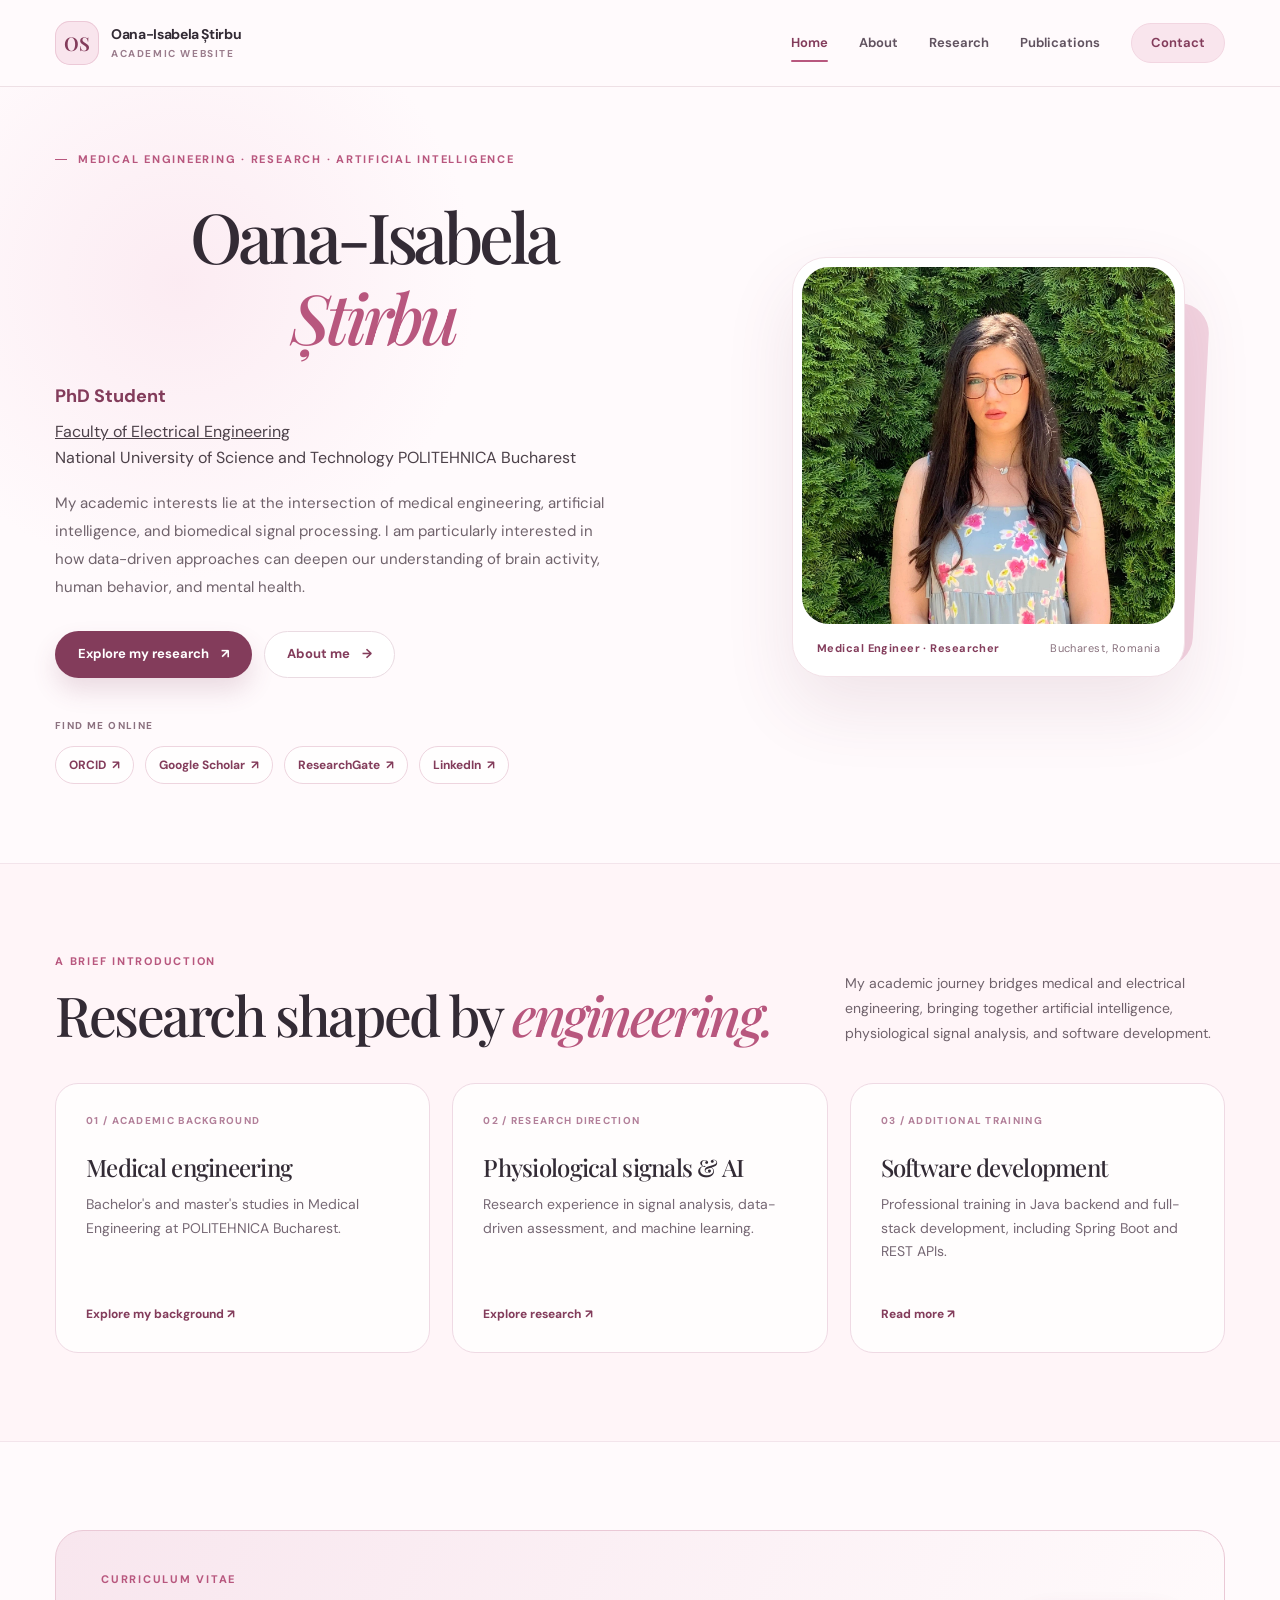
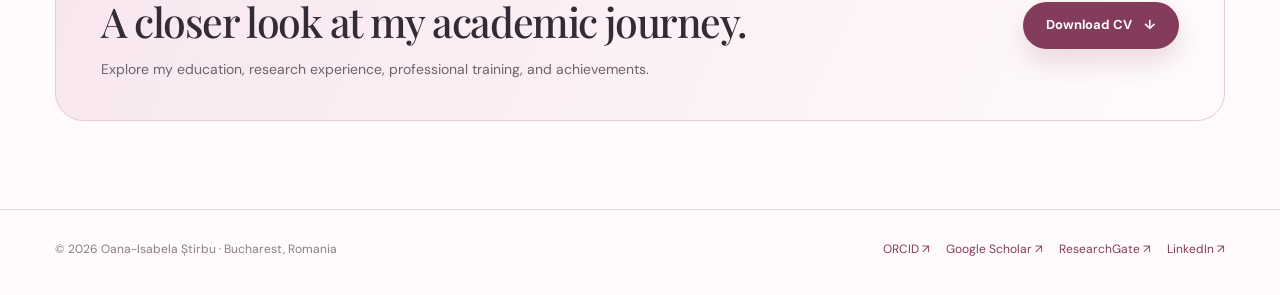
<file: index.html>
<!DOCTYPE html>
<html lang="en">
<head>
  <meta charset="utf-8">
  <meta name="viewport" content="width=device-width, initial-scale=1">
  <meta name="theme-color" content="#fffafc">
  <meta name="description" content="Oana-Isabela Știrbu — PhD student in Electrical Engineering at POLITEHNICA Bucharest, medical engineer and researcher.">
  <meta property="og:type" content="website">
  <meta property="og:title" content="Oana-Isabela Știrbu | Academic Website">
  <meta property="og:description" content="Oana-Isabela Știrbu — PhD student in Electrical Engineering at POLITEHNICA Bucharest, medical engineer and researcher.">
  <meta property="og:image" content="https://oanaisabelastirbu.github.io/assets/oana-isabela-stirbu-portrait.webp">
  <meta property="og:site_name" content="Oana-Isabela Știrbu | Academic Website">
  <title>Oana-Isabela Știrbu | Academic Website</title>
  <link rel="icon" href="assets/favicon.svg" type="image/svg+xml">
  <link rel="preconnect" href="https://fonts.googleapis.com">
  <link rel="preconnect" href="https://fonts.gstatic.com" crossorigin>
  <link href="https://fonts.googleapis.com/css2?family=DM+Sans:wght@400;500;600;700;800&family=Playfair+Display:ital,wght@0,400;0,500;0,600;1,400;1,500&display=swap" rel="stylesheet">
  <link rel="stylesheet" href="styles.css">
  <script src="script.js" defer></script>
</head>
<body>
  <a href="#main" class="skip-link">Skip to content</a>
  <header class="topbar">
    <div class="container topbar-inner">
      <a class="brand" href="index.html" aria-label="Oana-Isabela Știrbu — Home">
        <span class="monogram" aria-hidden="true">OS</span>
        <span class="brand-name">Oana-Isabela Știrbu<span class="brand-sub">Academic website</span></span>
      </a>
      <button type="button" class="nav-toggle" aria-expanded="false" aria-controls="site-nav">Menu ☰</button>
      <nav class="nav-links" id="site-nav" aria-label="Main navigation"><a href="index.html" aria-current="page">Home</a><a href="about.html">About</a><a href="research.html">Research</a><a href="publications.html">Publications</a><a href="contact.html" class="nav-contact">Contact</a></nav>
    </div>
  </header>
  <main id="main">
<section class="hero-home" aria-labelledby="home-title">
  <div class="container hero-grid">
    <div class="hero-copy">
      <div class="eyebrow">Medical engineering · Research · Artificial intelligence</div>
      <h1 class="hero-name" id="home-title"><span>Oana-Isabela</span><span class="last-name">Știrbu</span></h1>
      <p class="hero-role">PhD Student</p>
      <p class="hero-affiliation"><a href="https://upb.ro/en/faculties/the-faculty-of-electrical-engineering/" target="_blank" rel="noopener noreferrer">Faculty of Electrical Engineering</a><br>National University of Science and Technology POLITEHNICA Bucharest</p>
      <p class="hero-summary">My academic interests lie at the intersection of medical engineering, artificial intelligence, and biomedical signal processing. I am particularly interested in how data-driven approaches can deepen our understanding of brain activity, human behavior, and mental health.</p>
      <div class="hero-actions">
        <a class="btn btn-primary" href="research.html">Explore my research <span aria-hidden="true">↗</span></a>
        <a class="btn btn-soft" href="about.html">About me <span aria-hidden="true">→</span></a>
      </div>
      <div class="profile-line" aria-label="Academic and professional profiles"><span class="profile-label">Find me online</span><a class="profile-pill" href="https://orcid.org/0009-0006-0638-6129" target="_blank" rel="noopener noreferrer">ORCID <span aria-hidden="true">↗</span></a><a class="profile-pill" href="https://scholar.google.com/citations?user=xwFdx1cAAAAJ&amp;hl=ro" target="_blank" rel="noopener noreferrer">Google Scholar <span aria-hidden="true">↗</span></a><a class="profile-pill" href="https://www.researchgate.net/profile/Stirbu-Oana-Isabela" target="_blank" rel="noopener noreferrer">ResearchGate <span aria-hidden="true">↗</span></a><a class="profile-pill" href="https://www.linkedin.com/in/stirbu-oana-isabela/" target="_blank" rel="noopener noreferrer">LinkedIn <span aria-hidden="true">↗</span></a></div>
    </div>
    <figure class="portrait-wrap">
      <img src="assets/oana-isabela-stirbu-portrait.webp" alt="Oana-Isabela Știrbu, outdoor portrait" width="1300" height="1244" fetchpriority="high" decoding="async">
      <figcaption class="portrait-caption"><strong>Medical Engineer · Researcher</strong><span>Bucharest, Romania</span></figcaption>
    </figure>
  </div>
</section>
<section class="section section-tinted">
  <div class="container">
    <div class="section-head"><div><div class="section-label">A brief introduction</div><h2>Research shaped by <span class="em">engineering.</span></h2></div><p>My academic journey bridges medical and electrical engineering, bringing together artificial intelligence, physiological signal analysis, and software development.</p></div>
    <div class="feature-grid">
      <a class="feature-card" href="about.html"><span class="card-label">01 / Academic background</span><h3>Medical engineering</h3><p>Bachelor's and master's studies in Medical Engineering at POLITEHNICA Bucharest.</p><span class="card-cta">Explore my background ↗</span></a>
      <a class="feature-card" href="research.html"><span class="card-label">02 / Research direction</span><h3>Physiological signals &amp; AI</h3><p>Research experience in signal analysis, data-driven assessment, and machine learning.</p><span class="card-cta">Explore research ↗</span></a>
      <a class="feature-card" href="about.html#software"><span class="card-label">03 / Additional training</span><h3>Software development</h3><p>Professional training in Java backend and full-stack development, including Spring Boot and REST APIs.</p><span class="card-cta">Read more ↗</span></a>
    </div>
  </div>
</section>
<section class="section">
  <div class="container home-band">
    <div><div class="section-label">Curriculum vitae</div><h2>A closer look at my academic journey.</h2><p>Explore my education, research experience, professional training, and achievements.</p></div>
    <a class="btn btn-primary" href="assets/Oana-Isabela_Stirbu_CV.pdf" download="Oana-Isabela_Stirbu_CV.pdf">Download CV <span aria-hidden="true">↓</span></a>
  </div>
</section>
  </main>
  <footer class="footer">
    <div class="container footer-inner">
      <span>© <span data-year>2026</span> Oana-Isabela Știrbu · Bucharest, Romania</span>
      <div class="footer-links"><a class="footer-profile" href="https://orcid.org/0009-0006-0638-6129" target="_blank" rel="noopener noreferrer">ORCID <span aria-hidden="true">↗</span></a><a class="footer-profile" href="https://scholar.google.com/citations?user=xwFdx1cAAAAJ&amp;hl=ro" target="_blank" rel="noopener noreferrer">Google Scholar <span aria-hidden="true">↗</span></a><a class="footer-profile" href="https://www.researchgate.net/profile/Stirbu-Oana-Isabela" target="_blank" rel="noopener noreferrer">ResearchGate <span aria-hidden="true">↗</span></a><a class="footer-profile" href="https://www.linkedin.com/in/stirbu-oana-isabela/" target="_blank" rel="noopener noreferrer">LinkedIn <span aria-hidden="true">↗</span></a></div>
    </div>
  </footer>
</body>
</html>
</file>
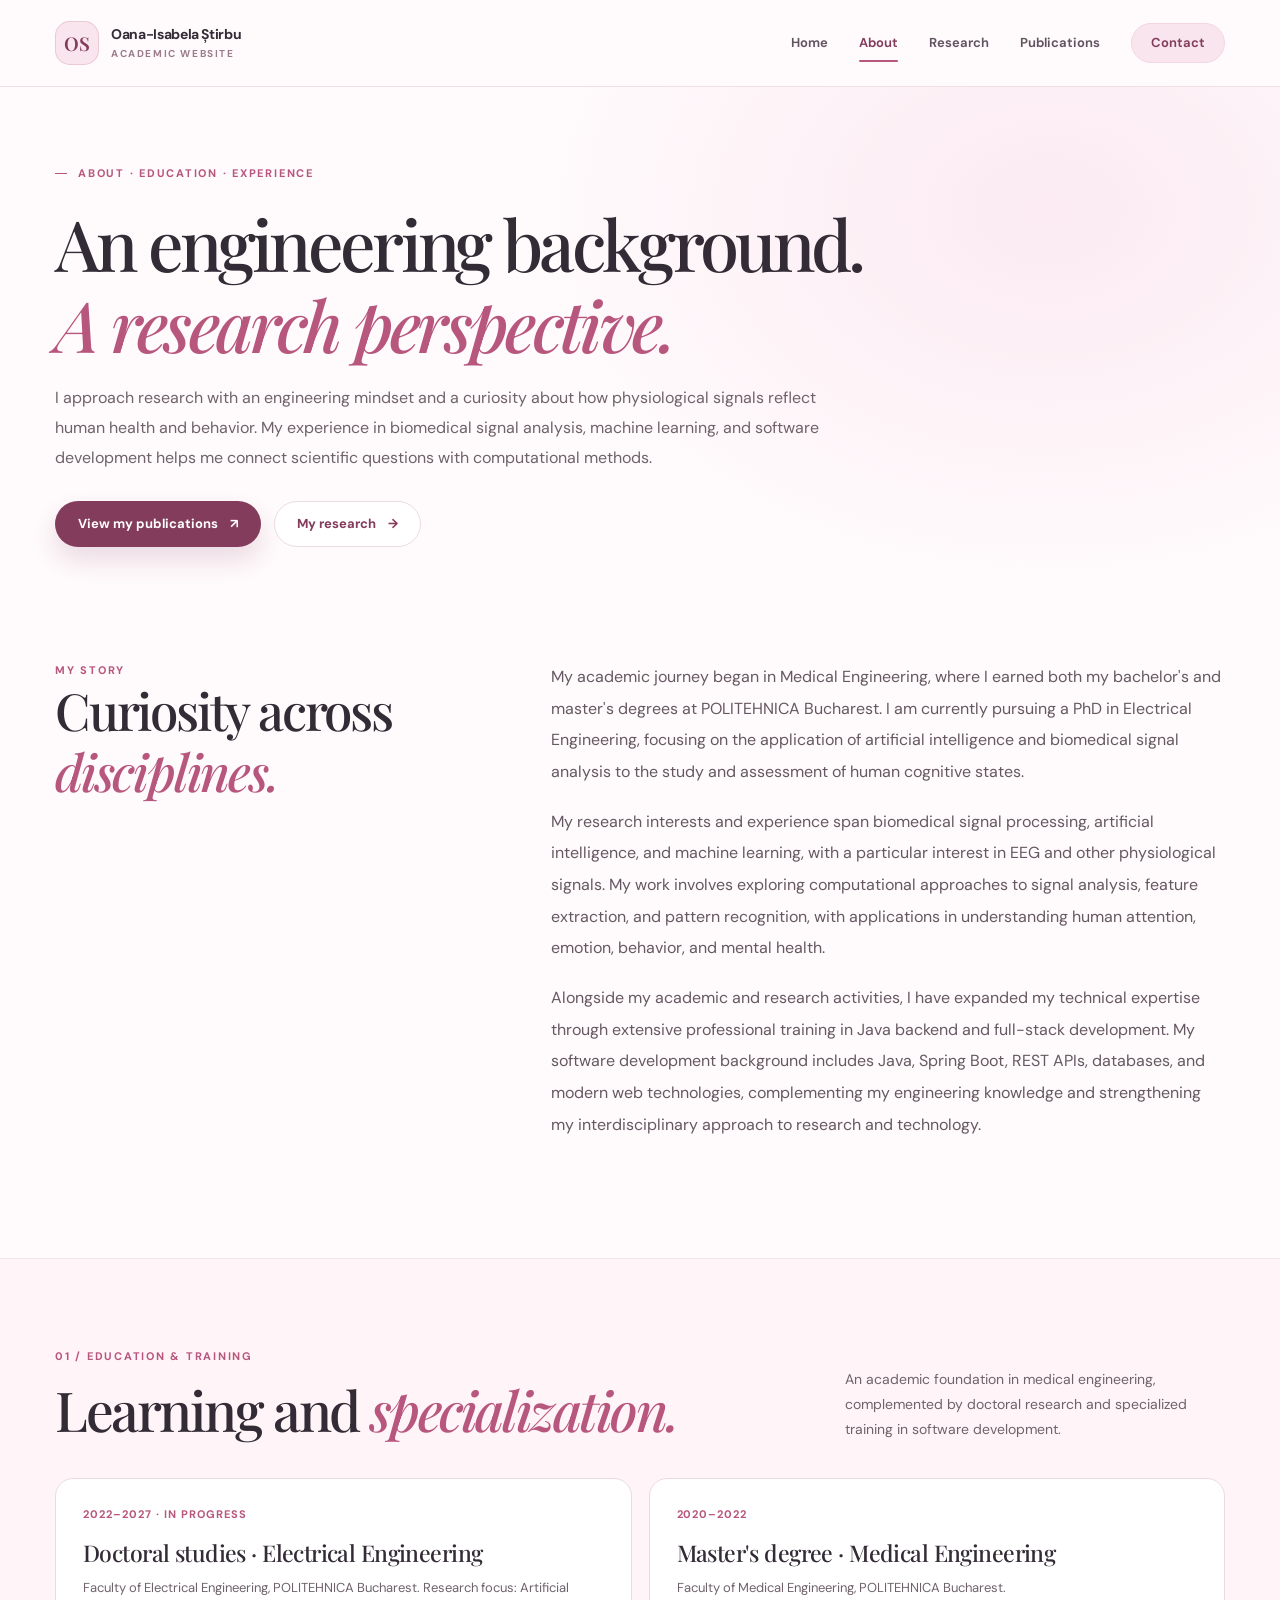
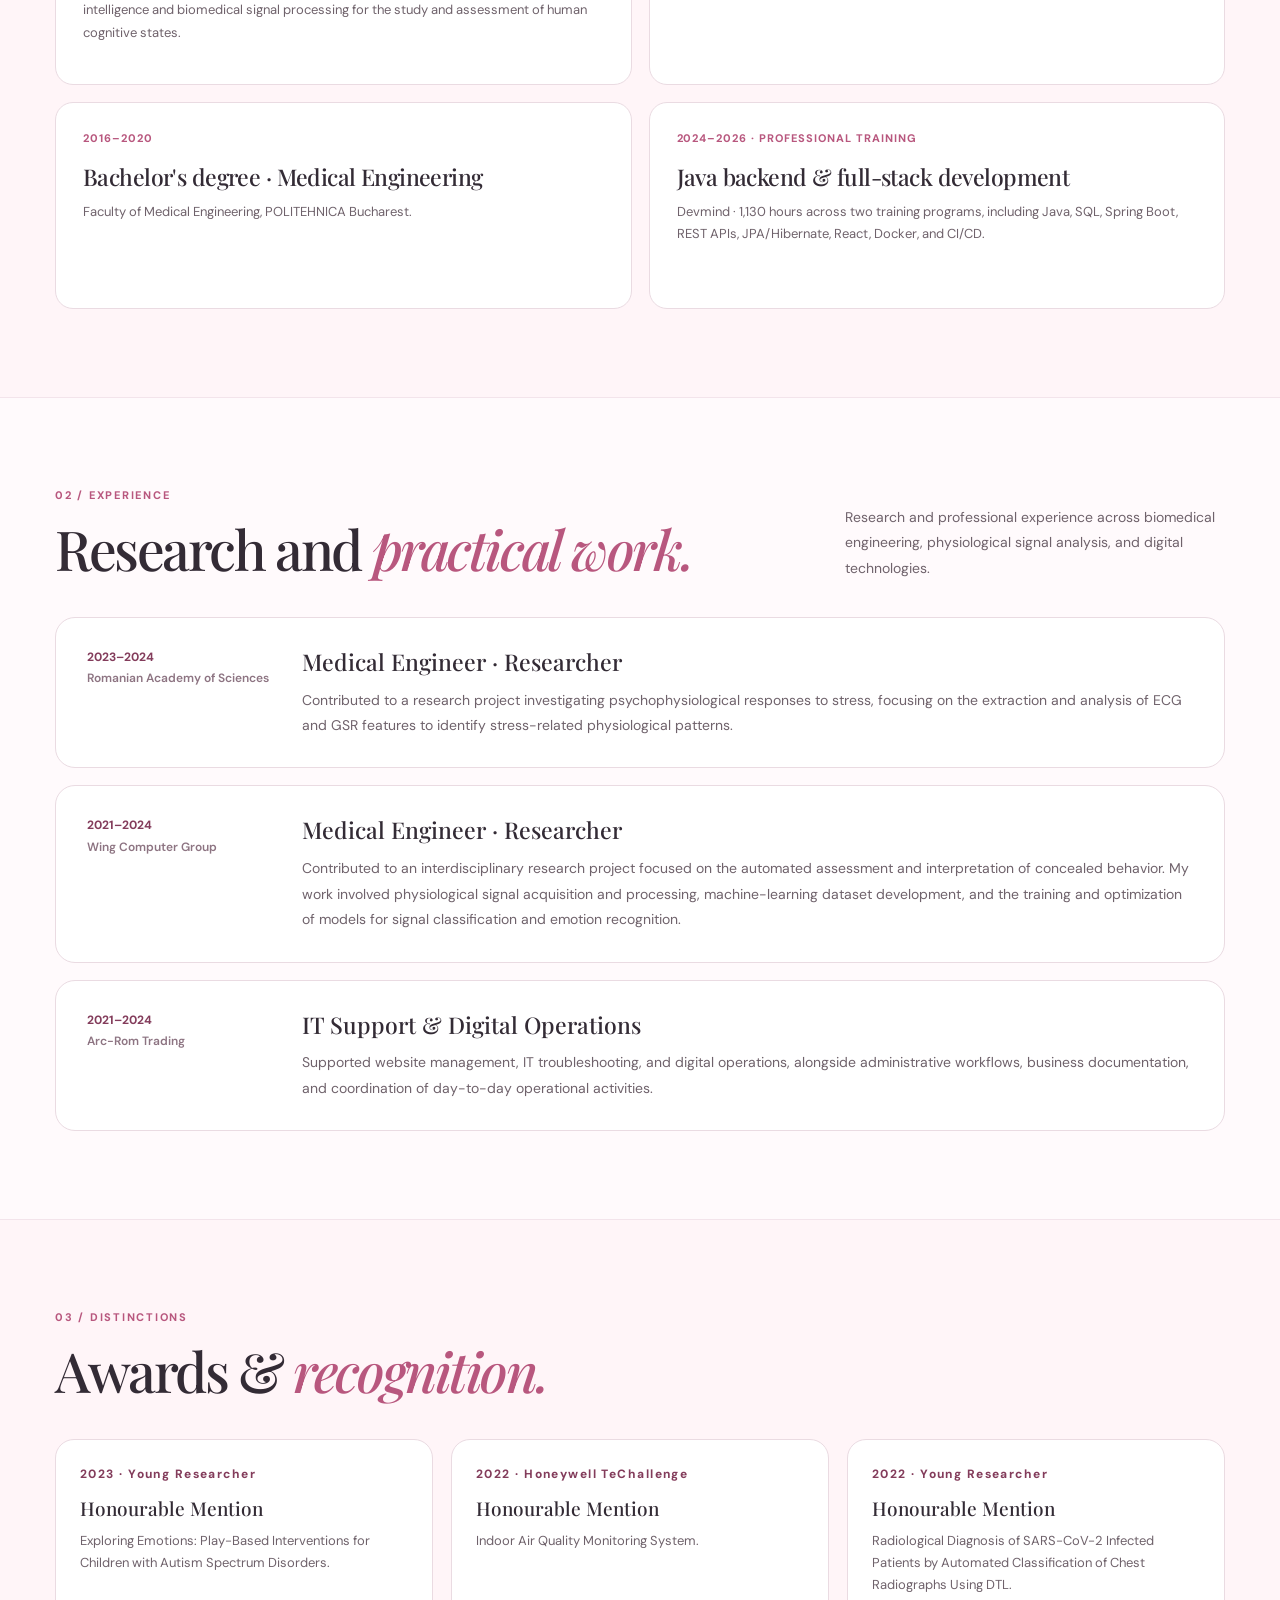
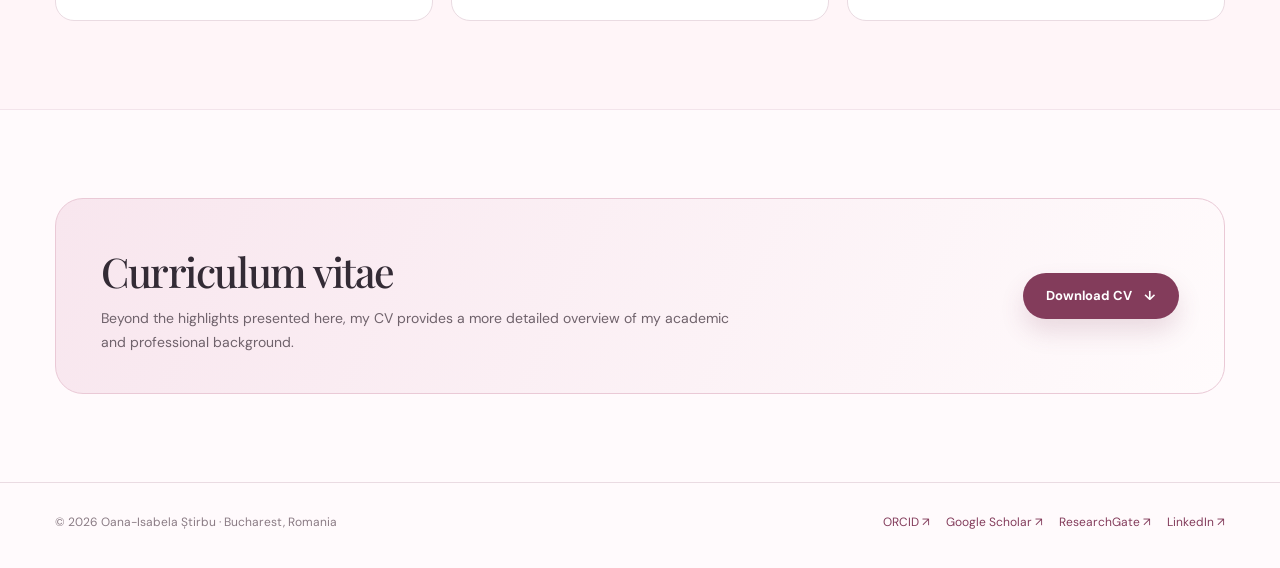
<file: about.html>
<!DOCTYPE html>
<html lang="en">
<head>
  <meta charset="utf-8">
  <meta name="viewport" content="width=device-width, initial-scale=1">
  <meta name="theme-color" content="#fffafc">
  <meta name="description" content="Education, professional training, and research experience of Oana-Isabela Știrbu.">
  <meta property="og:type" content="website">
  <meta property="og:title" content="About | Oana-Isabela Știrbu">
  <meta property="og:description" content="Education, professional training, and research experience of Oana-Isabela Știrbu.">
  <meta property="og:image" content="https://oanaisabelastirbu.github.io/assets/oana-isabela-stirbu-portrait.webp">
  <meta property="og:site_name" content="Oana-Isabela Știrbu | Academic Website">
  <title>About | Oana-Isabela Știrbu</title>
  <link rel="icon" href="assets/favicon.svg" type="image/svg+xml">
  <link rel="preconnect" href="https://fonts.googleapis.com">
  <link rel="preconnect" href="https://fonts.gstatic.com" crossorigin>
  <link href="https://fonts.googleapis.com/css2?family=DM+Sans:wght@400;500;600;700;800&family=Playfair+Display:ital,wght@0,400;0,500;0,600;1,400;1,500&display=swap" rel="stylesheet">
  <link rel="stylesheet" href="styles.css">
  <script src="script.js" defer></script>
</head>
<body>
  <a href="#main" class="skip-link">Skip to content</a>
  <header class="topbar">
    <div class="container topbar-inner">
      <a class="brand" href="index.html" aria-label="Oana-Isabela Știrbu — Home">
        <span class="monogram" aria-hidden="true">OS</span>
        <span class="brand-name">Oana-Isabela Știrbu<span class="brand-sub">Academic website</span></span>
      </a>
      <button type="button" class="nav-toggle" aria-expanded="false" aria-controls="site-nav">Menu ☰</button>
      <nav class="nav-links" id="site-nav" aria-label="Main navigation"><a href="index.html">Home</a><a href="about.html" aria-current="page">About</a><a href="research.html">Research</a><a href="publications.html">Publications</a><a href="contact.html" class="nav-contact">Contact</a></nav>
    </div>
  </header>
  <main id="main">
<section class="page-intro" aria-labelledby="page-title"><div class="container"><div class="eyebrow">About · Education · Experience</div><h1 id="page-title">An engineering background.<br><span class="em">A research perspective.</span></h1><p>I approach research with an engineering mindset and a curiosity about how physiological signals reflect human health and behavior. My experience in biomedical signal analysis, machine learning, and software development helps me connect scientific questions with computational methods.</p><div class="intro-actions"><a class="btn btn-primary" href="publications.html">View my publications <span aria-hidden="true">↗</span></a><a class="btn btn-soft" href="research.html">My research <span aria-hidden="true">→</span></a></div></div></section>
<section class="section" style="padding-top:34px">
  <div class="container about-lead">
    <div><div class="section-label">My story</div><h2>Curiosity across <span class="em">disciplines.</span></h2></div>
    <div><p>My academic journey began in Medical Engineering, where I earned both my bachelor's and master's degrees at POLITEHNICA Bucharest. I am currently pursuing a PhD in Electrical Engineering, focusing on the application of artificial intelligence and biomedical signal analysis to the study and assessment of human cognitive states.</p>
    <p>My research interests and experience span biomedical signal processing, artificial intelligence, and machine learning, with a particular interest in EEG and other physiological signals. My work involves exploring computational approaches to signal analysis, feature extraction, and pattern recognition, with applications in understanding human attention, emotion, behavior, and mental health.</p>
    <p>Alongside my academic and research activities, I have expanded my technical expertise through extensive professional training in Java backend and full-stack development. My software development background includes Java, Spring Boot, REST APIs, databases, and modern web technologies, complementing my engineering knowledge and strengthening my interdisciplinary approach to research and technology.</p></div>
  </div>
</section>
<section class="section section-tinted" id="education">
  <div class="container">
    <div class="section-head"><div><div class="section-label">01 / Education &amp; training</div><h2>Learning and <span class="em">specialization.</span></h2></div><p>An academic foundation in medical engineering, complemented by doctoral research and specialized training in software development.</p></div>
    <div class="timeline">
      <article class="timeline-card"><div class="card-dates">2022–2027 · In progress</div><h3>Doctoral studies · Electrical Engineering</h3><p>Faculty of Electrical Engineering, POLITEHNICA Bucharest. Research focus: Artificial intelligence and biomedical signal processing for the study and assessment of human cognitive states.</p></article>
      <article class="timeline-card"><div class="card-dates">2020–2022</div><h3>Master's degree · Medical Engineering</h3><p>Faculty of Medical Engineering, POLITEHNICA Bucharest.</p></article>
      <article class="timeline-card"><div class="card-dates">2016–2020</div><h3>Bachelor's degree · Medical Engineering</h3><p>Faculty of Medical Engineering, POLITEHNICA Bucharest.</p></article>
      <article class="timeline-card" id="software"><div class="card-dates">2024–2026 · Professional training</div><h3>Java backend &amp; full-stack development</h3><p>Devmind · 1,130 hours across two training programs, including Java, SQL, Spring Boot, REST APIs, JPA/Hibernate, React, Docker, and CI/CD.</p></article>
    </div>
  </div>
</section>
<section class="section" id="experience">
  <div class="container">
    <div class="section-head"><div><div class="section-label">02 / Experience</div><h2>Research and <span class="em">practical work.</span></h2></div><p>Research and professional experience across biomedical engineering, physiological signal analysis, and digital technologies.</p></div>
    <div class="experience-list">
      <article class="experience-item"><div class="exp-meta">2023–2024<span>Romanian Academy of Sciences</span></div><div><h3>Medical Engineer · Researcher</h3><p>Contributed to a research project investigating psychophysiological responses to stress, focusing on the extraction and analysis of ECG and GSR features to identify stress-related physiological patterns.</p></div></article>
      <article class="experience-item"><div class="exp-meta">2021–2024<span>Wing Computer Group</span></div><div><h3>Medical Engineer · Researcher</h3><p>Contributed to an interdisciplinary research project focused on the automated assessment and interpretation of concealed behavior. My work involved physiological signal acquisition and processing, machine-learning dataset development, and the training and optimization of models for signal classification and emotion recognition.</p></div></article>
      <article class="experience-item"><div class="exp-meta">2021–2024<span>Arc-Rom Trading</span></div><div><h3>IT Support &amp; Digital Operations</h3><p>Supported website management, IT troubleshooting, and digital operations, alongside administrative workflows, business documentation, and coordination of day-to-day operational activities.</p></div></article>
    </div>
  </div>
</section>
<section class="section section-tinted" id="honors">
  <div class="container">
    <div class="section-head"><div><div class="section-label">03 / Distinctions</div><h2>Awards &amp; <span class="em">recognition.</span></h2></div></div>
    <div class="honors-grid">
      <article class="honor"><div class="year">2023 · Young Researcher</div><h3>Honourable Mention</h3><p>Exploring Emotions: Play-Based Interventions for Children with Autism Spectrum Disorders.</p></article>
      <article class="honor"><div class="year">2022 · Honeywell TeChallenge</div><h3>Honourable Mention</h3><p>Indoor Air Quality Monitoring System.</p></article>
      <article class="honor"><div class="year">2022 · Young Researcher</div><h3>Honourable Mention</h3><p>Radiological Diagnosis of SARS-CoV-2 Infected Patients by Automated Classification of Chest Radiographs Using DTL.</p></article>
    </div>
  </div>
</section>
<section class="section">
  <div class="container home-band"><div><h2>Curriculum vitae</h2><p>Beyond the highlights presented here, my CV provides a more detailed overview of my academic and professional background.</p></div><a class="btn btn-primary" href="assets/Oana-Isabela_Stirbu_CV.pdf" download="Oana-Isabela_Stirbu_CV.pdf">Download CV <span aria-hidden="true">↓</span></a></div>
</section>
  </main>
  <footer class="footer">
    <div class="container footer-inner">
      <span>© <span data-year>2026</span> Oana-Isabela Știrbu · Bucharest, Romania</span>
      <div class="footer-links"><a class="footer-profile" href="https://orcid.org/0009-0006-0638-6129" target="_blank" rel="noopener noreferrer">ORCID <span aria-hidden="true">↗</span></a><a class="footer-profile" href="https://scholar.google.com/citations?user=xwFdx1cAAAAJ&amp;hl=ro" target="_blank" rel="noopener noreferrer">Google Scholar <span aria-hidden="true">↗</span></a><a class="footer-profile" href="https://www.researchgate.net/profile/Stirbu-Oana-Isabela" target="_blank" rel="noopener noreferrer">ResearchGate <span aria-hidden="true">↗</span></a><a class="footer-profile" href="https://www.linkedin.com/in/stirbu-oana-isabela/" target="_blank" rel="noopener noreferrer">LinkedIn <span aria-hidden="true">↗</span></a></div>
    </div>
  </footer>
</body>
</html>
</file>
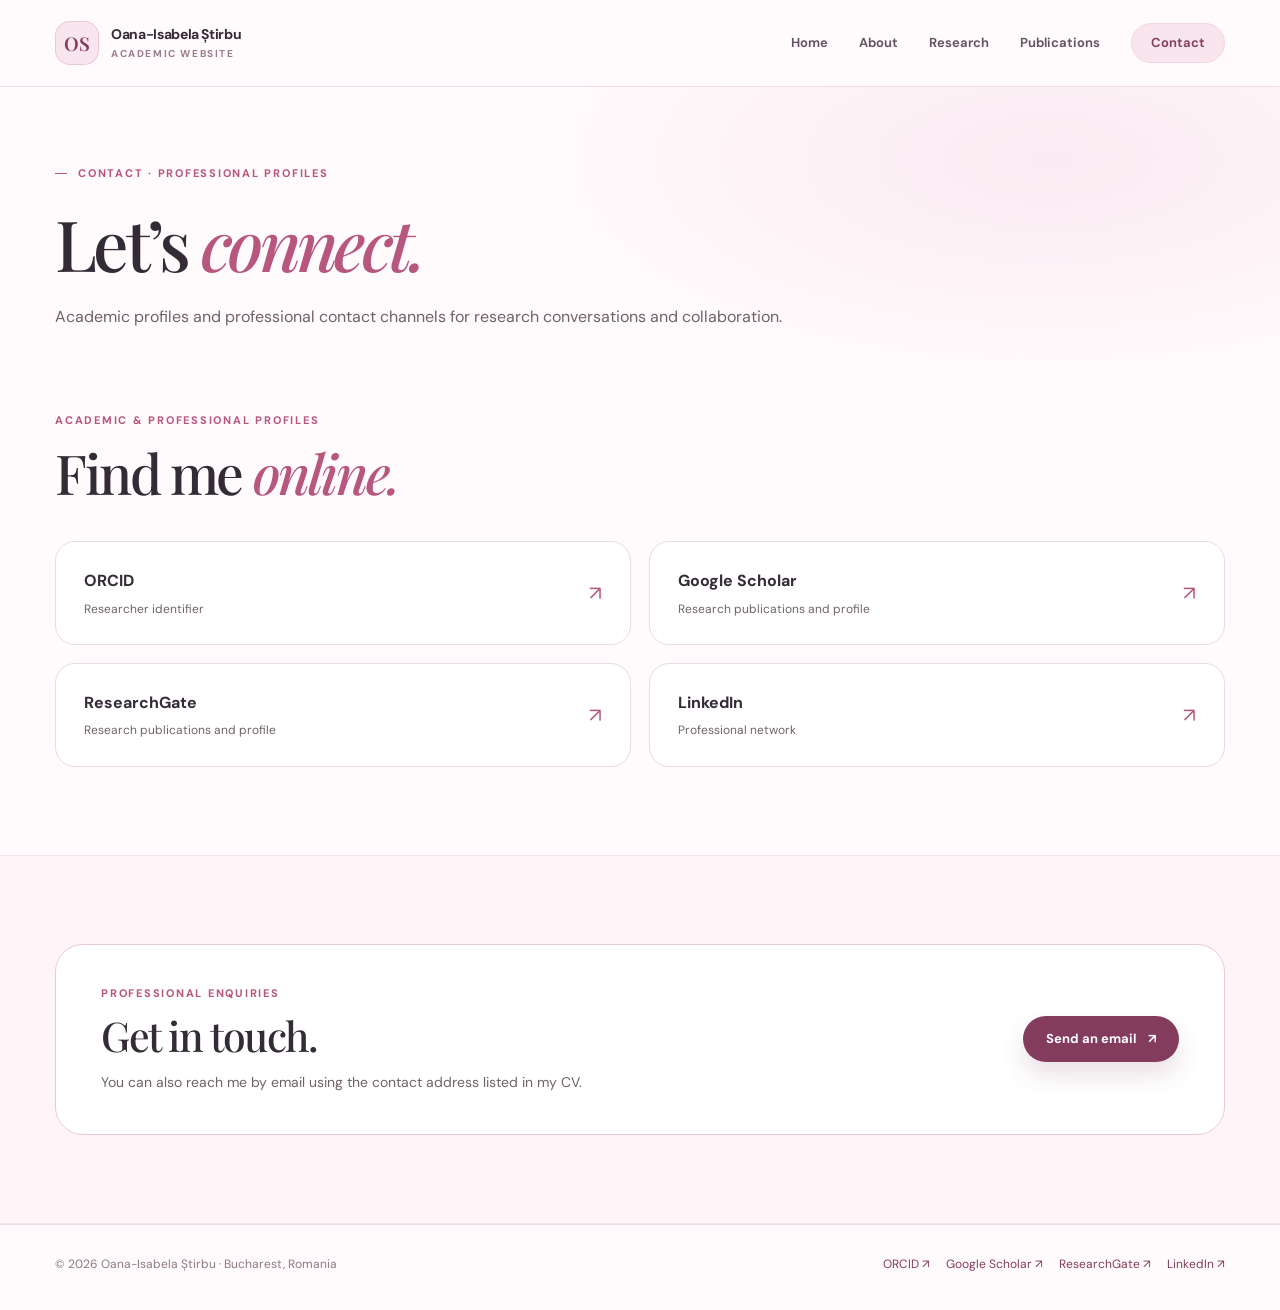
<file: contact.html>
<!DOCTYPE html>
<html lang="en">
<head>
  <meta charset="utf-8">
  <meta name="viewport" content="width=device-width, initial-scale=1">
  <meta name="theme-color" content="#fffafc">
  <meta name="description" content="ORCID, Google Scholar, ResearchGate, and LinkedIn profiles of Oana-Isabela Știrbu.">
  <meta property="og:type" content="website">
  <meta property="og:title" content="Contact | Oana-Isabela Știrbu">
  <meta property="og:description" content="ORCID, Google Scholar, ResearchGate, and LinkedIn profiles of Oana-Isabela Știrbu.">
  <meta property="og:image" content="https://oanaisabelastirbu.github.io/assets/oana-isabela-stirbu-portrait.webp">
  <meta property="og:site_name" content="Oana-Isabela Știrbu | Academic Website">
  <title>Contact | Oana-Isabela Știrbu</title>
  <link rel="icon" href="assets/favicon.svg" type="image/svg+xml">
  <link rel="preconnect" href="https://fonts.googleapis.com">
  <link rel="preconnect" href="https://fonts.gstatic.com" crossorigin>
  <link href="https://fonts.googleapis.com/css2?family=DM+Sans:wght@400;500;600;700;800&family=Playfair+Display:ital,wght@0,400;0,500;0,600;1,400;1,500&display=swap" rel="stylesheet">
  <link rel="stylesheet" href="styles.css">
  <script src="script.js" defer></script>
</head>
<body>
  <a href="#main" class="skip-link">Skip to content</a>
  <header class="topbar">
    <div class="container topbar-inner">
      <a class="brand" href="index.html" aria-label="Oana-Isabela Știrbu — Home">
        <span class="monogram" aria-hidden="true">OS</span>
        <span class="brand-name">Oana-Isabela Știrbu<span class="brand-sub">Academic website</span></span>
      </a>
      <button type="button" class="nav-toggle" aria-expanded="false" aria-controls="site-nav">Menu ☰</button>
      <nav class="nav-links" id="site-nav" aria-label="Main navigation"><a href="index.html">Home</a><a href="about.html">About</a><a href="research.html">Research</a><a href="publications.html">Publications</a><a href="contact.html" aria-current="page" class="nav-contact">Contact</a></nav>
    </div>
  </header>
  <main id="main">
<section class="page-intro" aria-labelledby="page-title"><div class="container"><div class="eyebrow">Contact · Professional profiles</div><h1 id="page-title">Let’s <span class="em">connect.</span></h1><p>Academic profiles and professional contact channels for research conversations and collaboration.</p></div></section>
<section class="section" style="padding-top:24px"><div class="container"><div class="section-head"><div><div class="section-label">Academic &amp; professional profiles</div><h2>Find me <span class="em">online.</span></h2></div></div><div class="profile-grid"><a class="profile-card" href="https://orcid.org/0009-0006-0638-6129" target="_blank" rel="noopener noreferrer"><span><strong>ORCID</strong><small>Researcher identifier</small></span><span class="arrow" aria-hidden="true">↗</span></a><a class="profile-card" href="https://scholar.google.com/citations?user=xwFdx1cAAAAJ&amp;hl=ro" target="_blank" rel="noopener noreferrer"><span><strong>Google Scholar</strong><small>Research publications and profile</small></span><span class="arrow" aria-hidden="true">↗</span></a><a class="profile-card" href="https://www.researchgate.net/profile/Stirbu-Oana-Isabela" target="_blank" rel="noopener noreferrer"><span><strong>ResearchGate</strong><small>Research publications and profile</small></span><span class="arrow" aria-hidden="true">↗</span></a><a class="profile-card" href="https://www.linkedin.com/in/stirbu-oana-isabela/" target="_blank" rel="noopener noreferrer"><span><strong>LinkedIn</strong><small>Professional network</small></span><span class="arrow" aria-hidden="true">↗</span></a></div></div></section>
<section class="section section-tinted"><div class="container home-band" style="background:#fff"><div><div class="section-label">Professional enquiries</div><h2>Get in touch.</h2><p>You can also reach me by email using the contact address listed in my CV.</p></div><a class="btn btn-primary" href="mailto:oana_isabela.stirbu@yahoo.com">Send an email <span aria-hidden="true">↗</span></a></div></section>  </main>
  <footer class="footer">
    <div class="container footer-inner">
      <span>© <span data-year>2026</span> Oana-Isabela Știrbu · Bucharest, Romania</span>
      <div class="footer-links"><a class="footer-profile" href="https://orcid.org/0009-0006-0638-6129" target="_blank" rel="noopener noreferrer">ORCID <span aria-hidden="true">↗</span></a><a class="footer-profile" href="https://scholar.google.com/citations?user=xwFdx1cAAAAJ&amp;hl=ro" target="_blank" rel="noopener noreferrer">Google Scholar <span aria-hidden="true">↗</span></a><a class="footer-profile" href="https://www.researchgate.net/profile/Stirbu-Oana-Isabela" target="_blank" rel="noopener noreferrer">ResearchGate <span aria-hidden="true">↗</span></a><a class="footer-profile" href="https://www.linkedin.com/in/stirbu-oana-isabela/" target="_blank" rel="noopener noreferrer">LinkedIn <span aria-hidden="true">↗</span></a></div>
    </div>
  </footer>
</body>
</html>
</file>
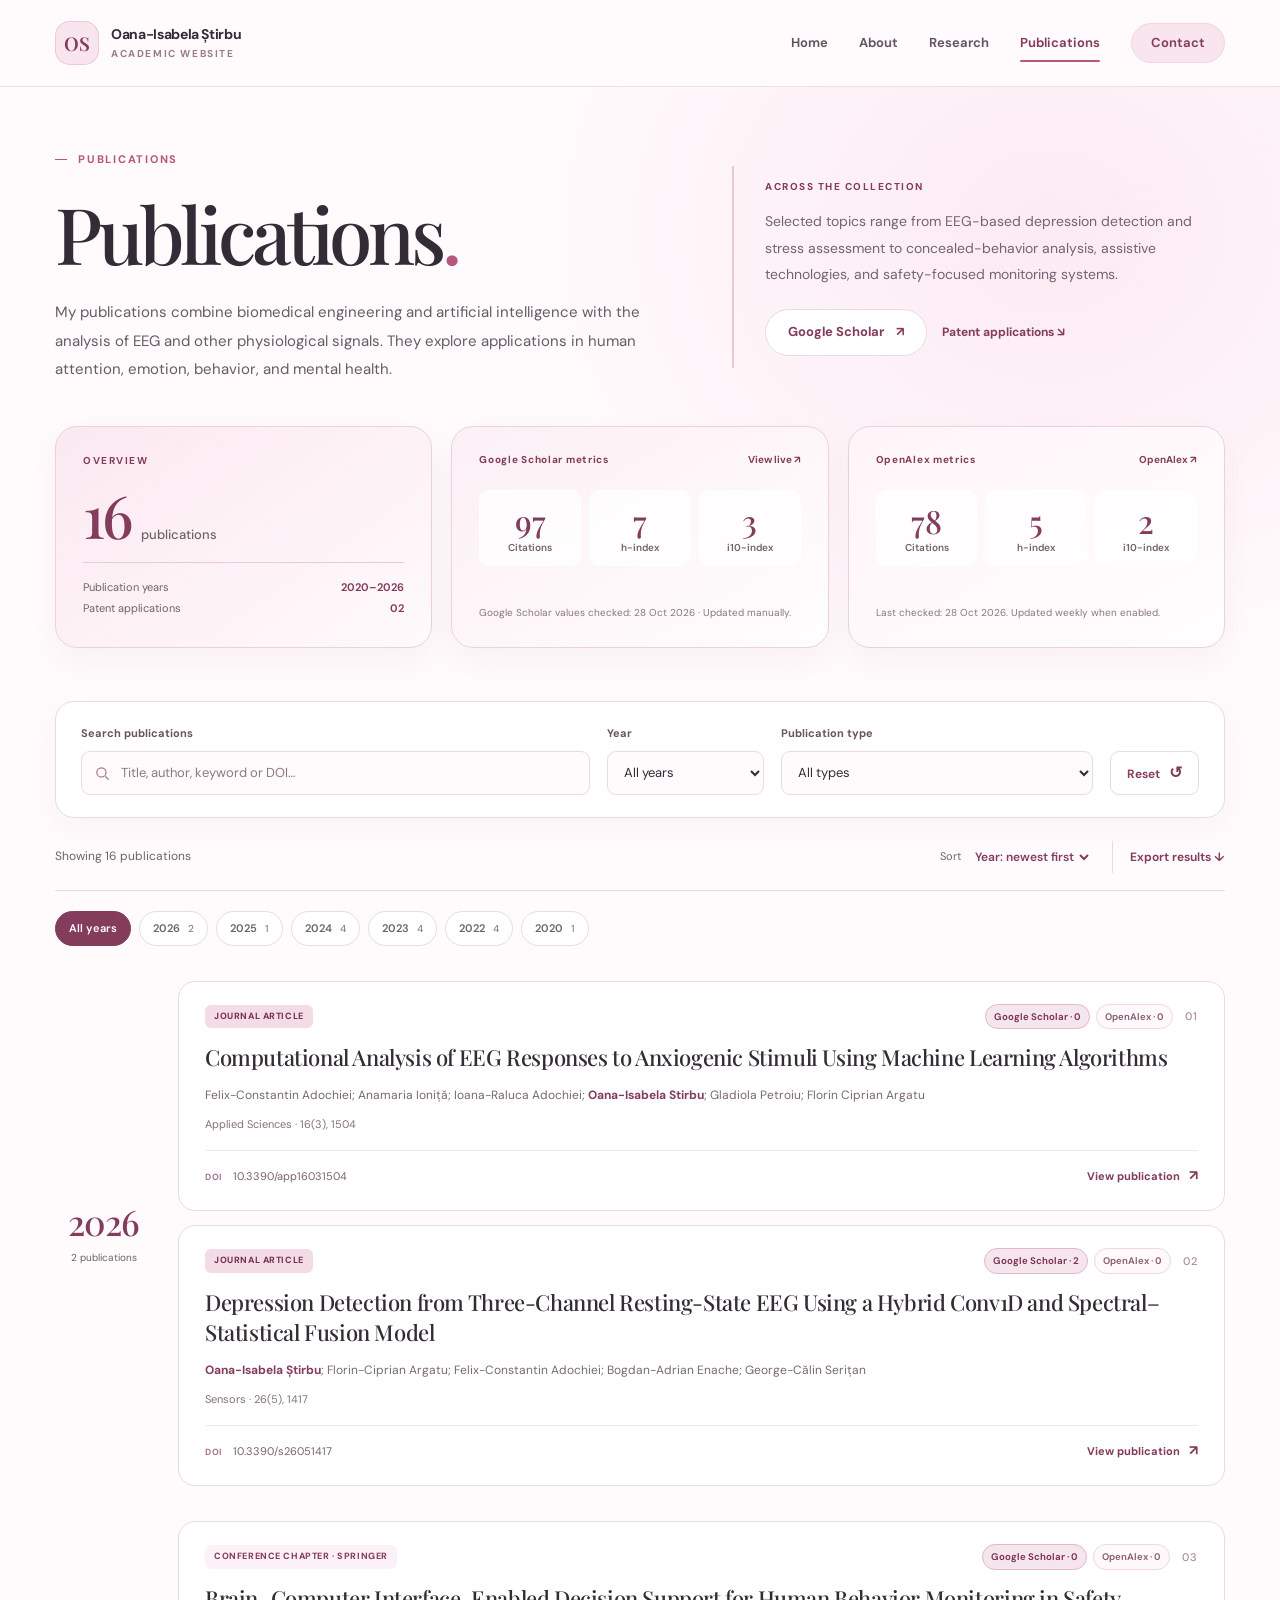
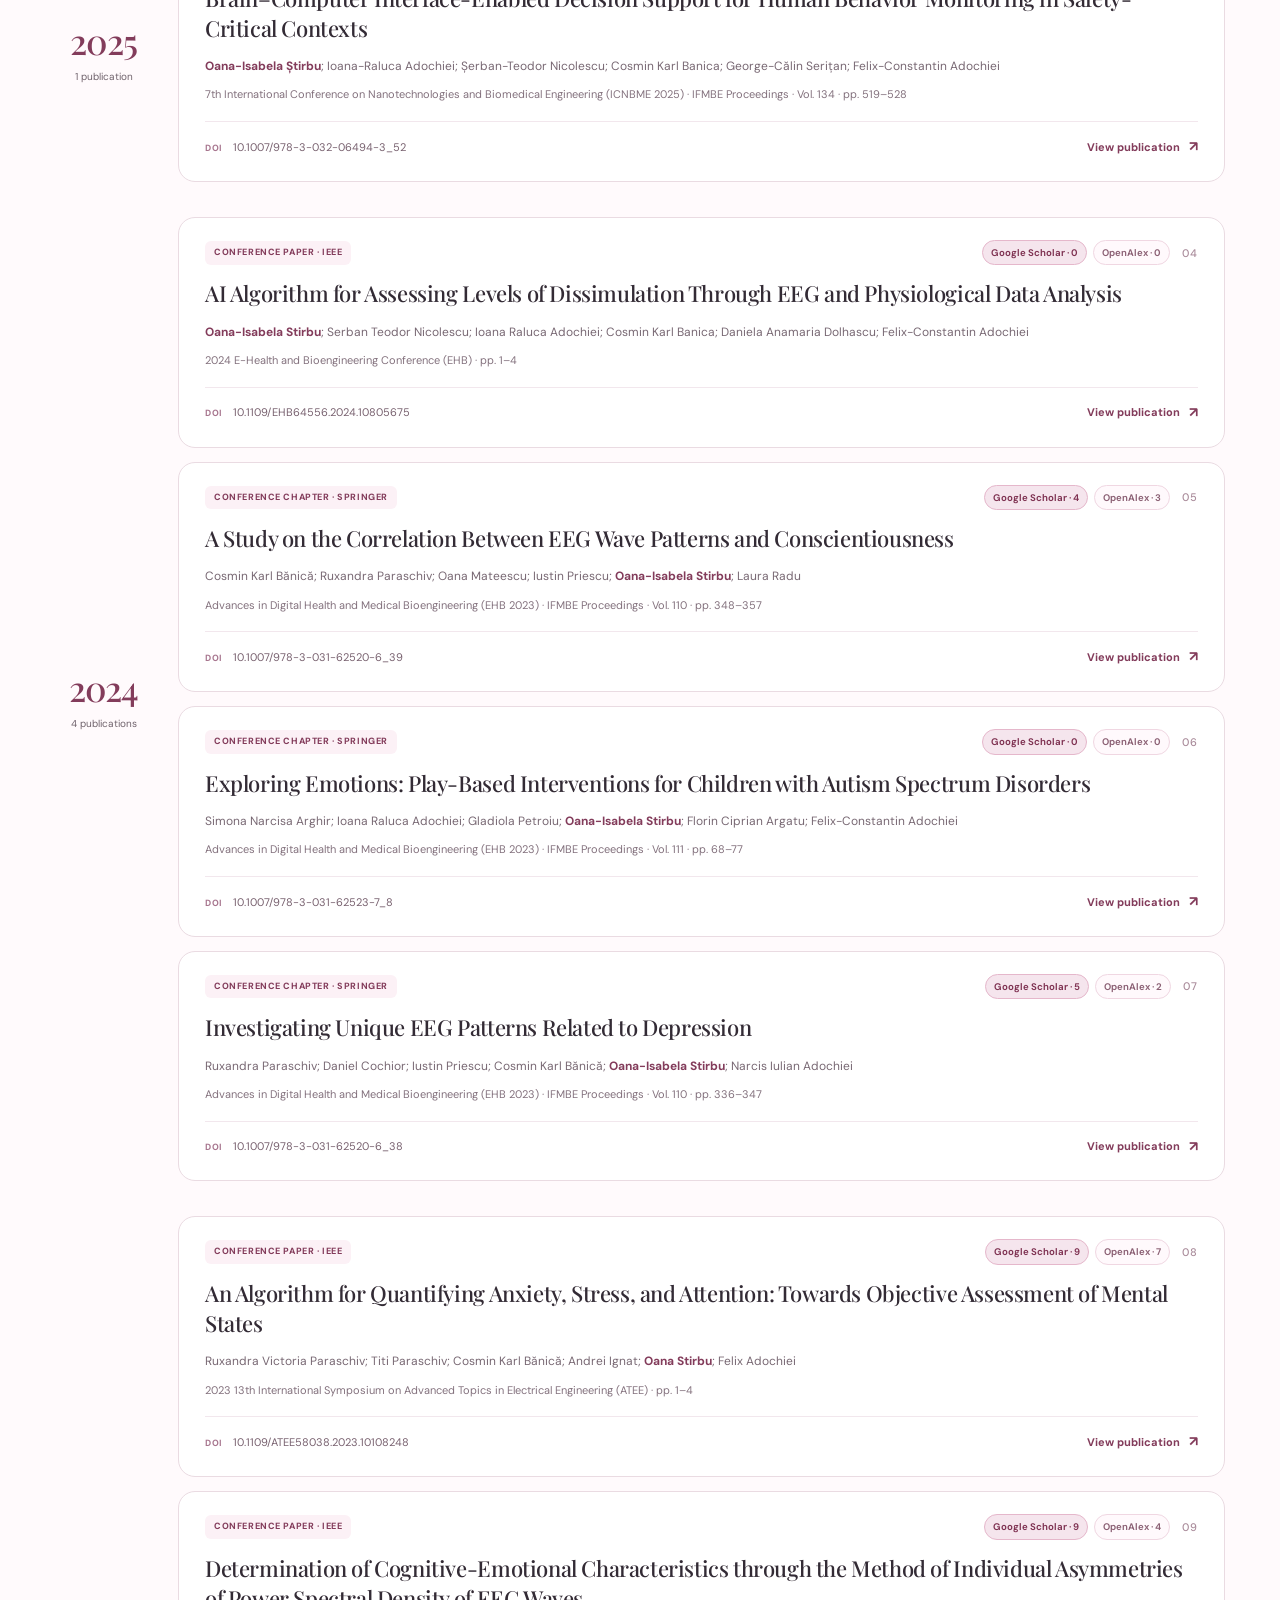
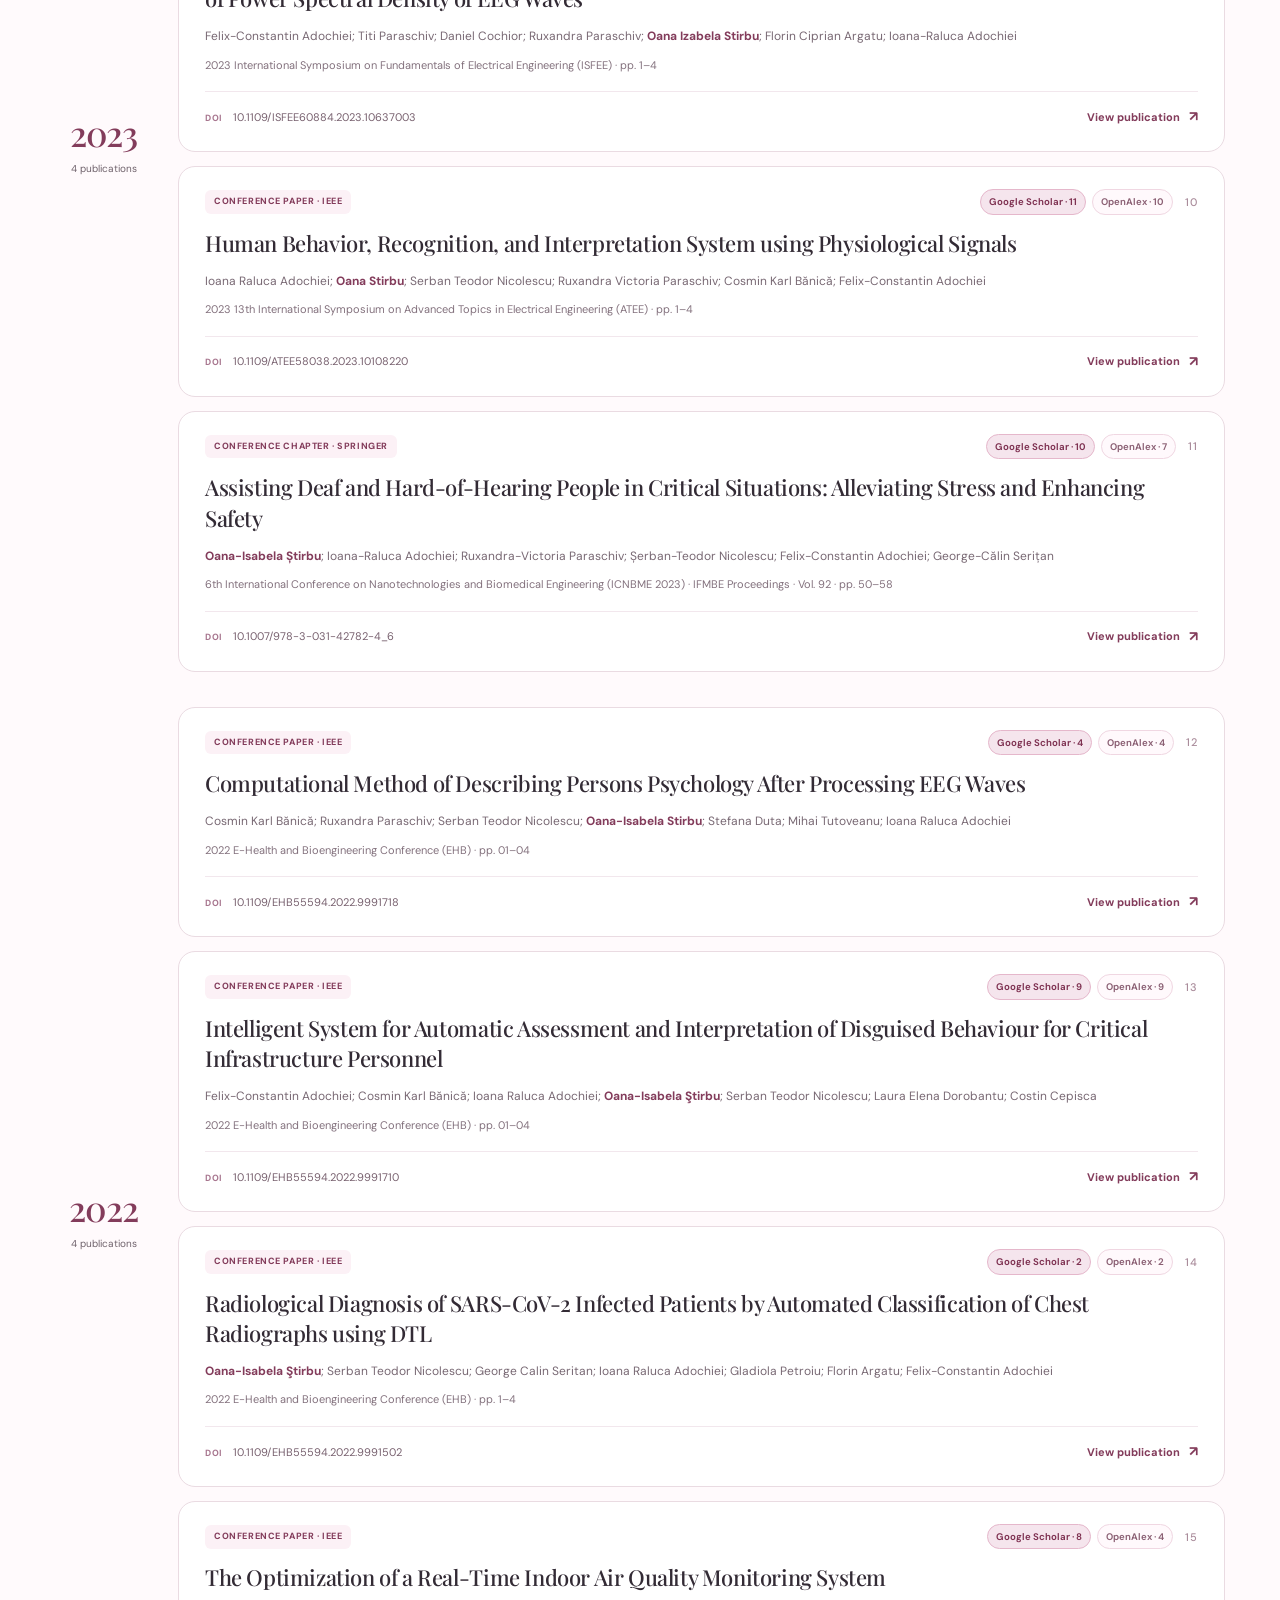
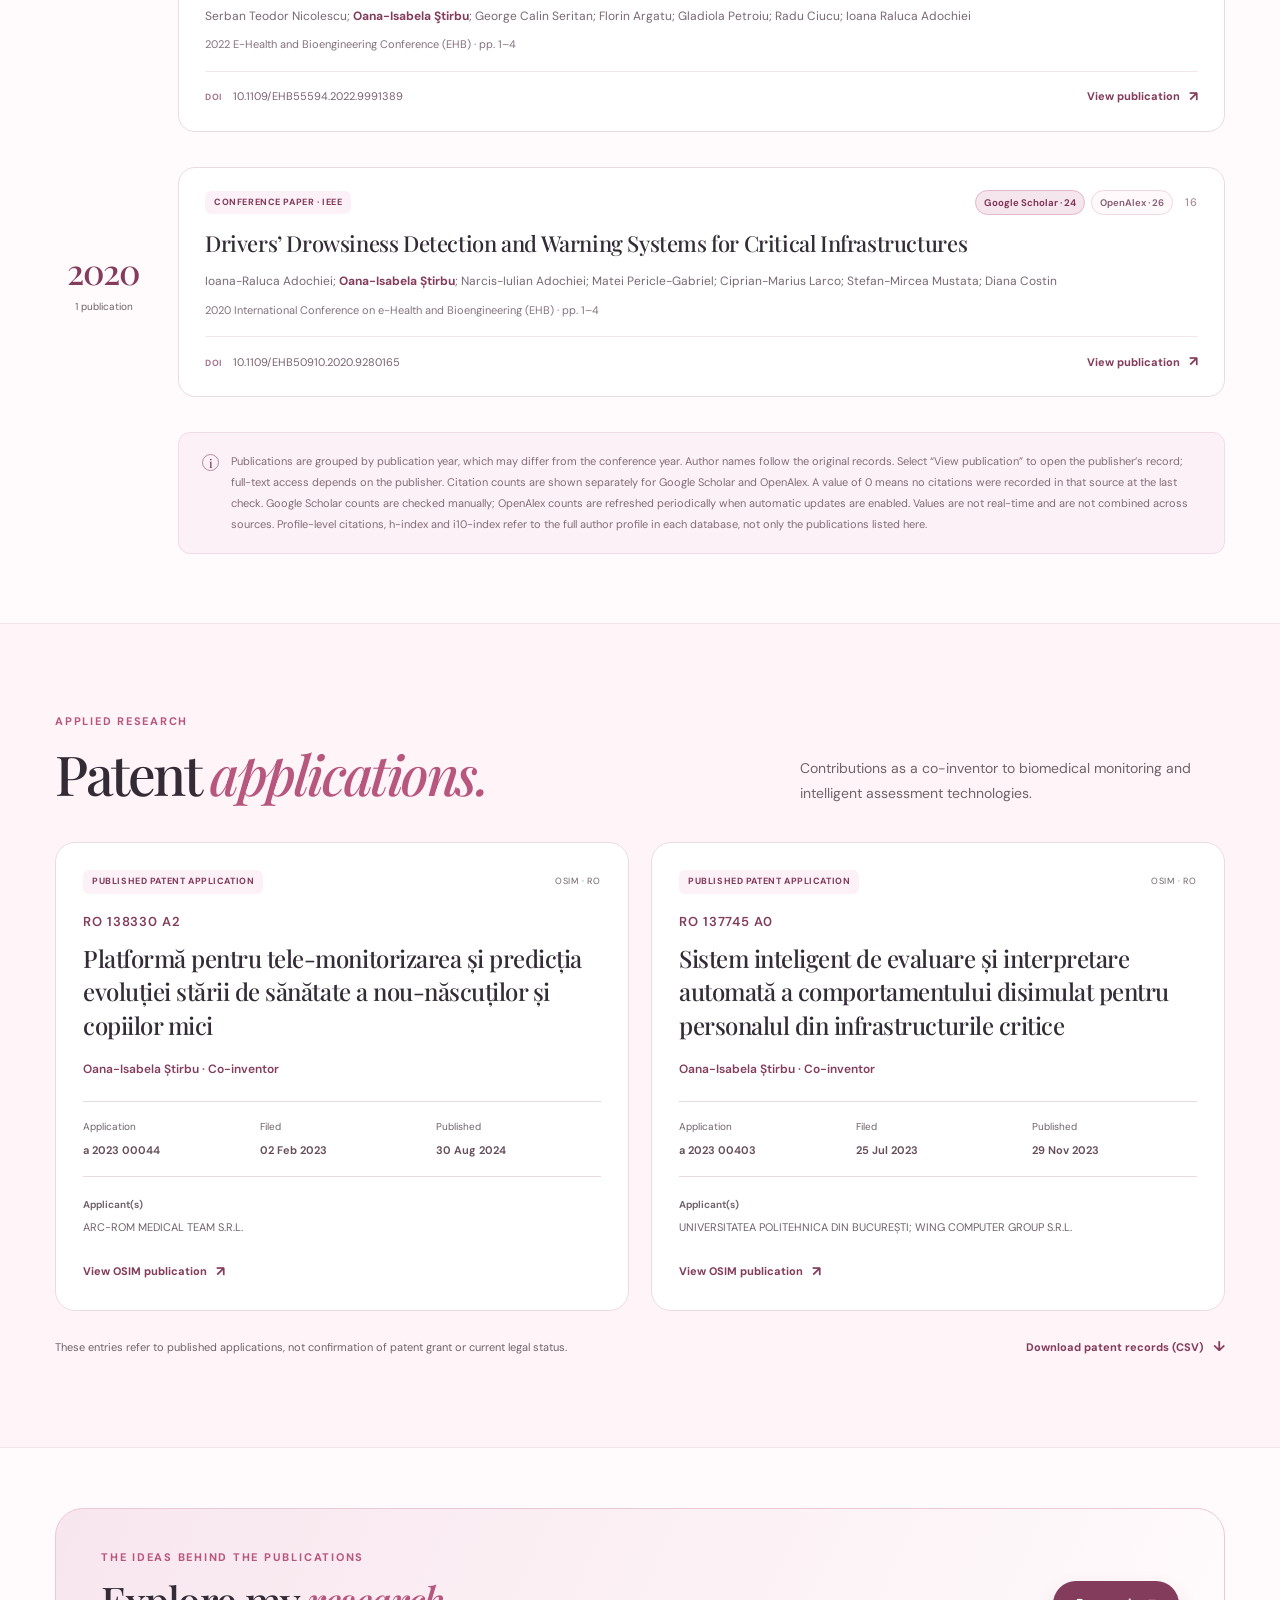
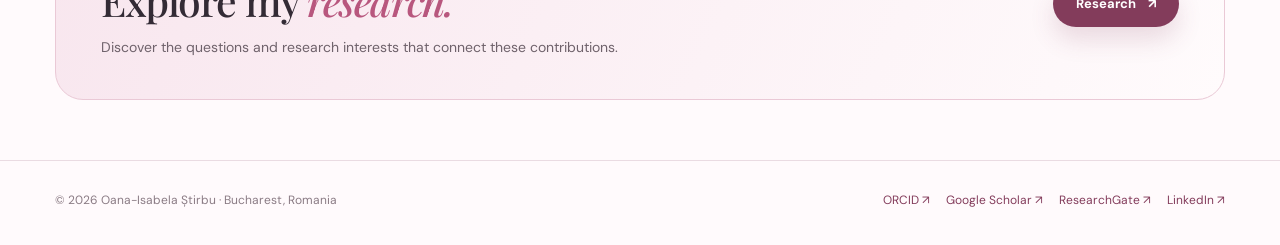
<file: publications.html>
<!DOCTYPE html>

<html lang="en">
<head>
<meta charset="utf-8"/>
<meta content="width=device-width, initial-scale=1" name="viewport"/>
<meta content="#fffafc" name="theme-color"/>
<meta content="Research publications and patent applications of Oana-Isabela Știrbu. Browse by year, search publications, and download bibliographic records as CSV." name="description"/>
<meta content="website" property="og:type"/>
<meta content="Publications | Oana-Isabela Știrbu" property="og:title"/>
<meta content="Research publications and patent applications of Oana-Isabela Știrbu. Browse by year, search publications, and download bibliographic records as CSV." property="og:description"/>
<meta content="https://oanaisabelastirbu.github.io/assets/oana-isabela-stirbu-portrait.webp" property="og:image"/>
<meta content="Oana-Isabela Știrbu | Academic Website" property="og:site_name"/>
<title>Publications | Oana-Isabela Știrbu</title>
<link href="assets/favicon.svg" rel="icon" type="image/svg+xml"/>
<link href="https://fonts.googleapis.com" rel="preconnect"/>
<link crossorigin="" href="https://fonts.gstatic.com" rel="preconnect"/>
<link href="https://fonts.googleapis.com/css2?family=DM+Sans:wght@400;500;600;700;800&amp;family=Playfair+Display:ital,wght@0,400;0,500;0,600;1,400;1,500&amp;display=swap" rel="stylesheet"/>
<link href="styles.css" rel="stylesheet"/>
<link href="publications.css" rel="stylesheet"/>
<script defer="" src="script.js"></script>
<script defer="" src="publications.js"></script><script defer="" src="citations.js"></script><script defer="" src="google-scholar.js"></script>
</head>
<body class="publications-page">
<a class="skip-link" href="#main">Skip to content</a>
<header class="topbar">
<div class="container topbar-inner">
<a aria-label="Oana-Isabela Știrbu — Home" class="brand" href="index.html">
<span aria-hidden="true" class="monogram">OS</span>
<span class="brand-name">Oana-Isabela Știrbu<span class="brand-sub">Academic website</span></span>
</a>
<button aria-controls="site-nav" aria-expanded="false" class="nav-toggle" type="button">Menu ☰</button>
<nav aria-label="Main navigation" class="nav-links" id="site-nav"><a href="index.html">Home</a><a href="about.html">About</a><a href="research.html">Research</a><a aria-current="page" href="publications.html">Publications</a><a class="nav-contact" href="contact.html">Contact</a></nav>
</div>
</header>
<main id="main">
<section aria-labelledby="page-title" class="page-intro publications-intro">
  <div class="container pub-intro-grid">
    <div class="pub-intro-top">
      <div class="pub-intro-primary">
        <div class="eyebrow">Publications</div>
        <h1 id="page-title">Publications<span class="pub-title-dot">.</span></h1>
        <p>My publications combine biomedical engineering and artificial intelligence with the analysis of EEG and other physiological signals. They explore applications in human attention, emotion, behavior, and mental health.</p>
      </div>
      <div class="pub-intro-focus">
        <div class="pub-focus-label">Across the collection</div>
        <p>Selected topics range from EEG-based depression detection and stress assessment to concealed-behavior analysis, assistive technologies, and safety-focused monitoring systems.</p>
        <div class="intro-actions">
          <a class="btn btn-soft" href="https://scholar.google.com/citations?user=xwFdx1cAAAAJ&amp;hl=en" target="_blank" rel="noopener noreferrer">Google Scholar <span aria-hidden="true">↗</span></a>
          <a class="pub-jump" href="#patent-applications">Patent applications <span aria-hidden="true">↘</span></a>
        </div>
      </div>
    </div>
    <div class="pub-stats-grid" aria-label="Publication and citation overview">
      <aside class="pub-stats-card pub-overview" aria-label="Publication overview">
        <div class="pub-overview-label">Overview</div>
        <div class="pub-overview-number">16 <span>publications</span></div>
        <div class="pub-overview-rule"></div>
        <div class="pub-overview-details">
          <div class="pub-overview-detail"><span>Publication years</span><strong>2020–2026</strong></div>
          <div class="pub-overview-detail"><span>Patent applications</span><strong>02</strong></div>
        </div>
      </aside>
      <aside class="pub-stats-card pub-citation-summary pub-scholar-summary" aria-label="Google Scholar citation metrics">
        <div class="pub-cite-heading"><span>Google Scholar metrics</span><a href="https://scholar.google.com/citations?user=xwFdx1cAAAAJ&amp;hl=en" target="_blank" rel="noopener noreferrer">View live ↗</a></div>
        <div class="pub-scholar-unverified" id="gs-pending" hidden>For current citations, h-index and i10-index, see the live Google Scholar profile.</div>
        <div class="pub-metrics-grid" id="gs-metrics-grid">
          <div class="pub-metric"><strong id="gs-profile-citations">97</strong><span>Citations</span></div>
          <div class="pub-metric"><strong id="gs-h-index">7</strong><span>h-index</span></div>
          <div class="pub-metric"><strong id="gs-i10-index">3</strong><span>i10-index</span></div>
        </div>
        <p class="pub-metrics-caption" id="gs-metrics-caption">Google Scholar values checked: <time id="gs-updated" datetime="2026-10-28">28 Oct 2026</time> · Updated manually.</p>
      </aside>
      <aside class="pub-stats-card pub-citation-summary pub-openalex-summary" aria-label="OpenAlex citation metrics, updated periodically">
        <div class="pub-cite-heading"><span>OpenAlex metrics</span><a href="https://openalex.org/authors/A5067304723" target="_blank" rel="noopener noreferrer">OpenAlex ↗</a></div>
        <div class="pub-metrics-grid">
          <div class="pub-metric"><strong id="oa-profile-citations">78</strong><span>Citations</span></div>
          <div class="pub-metric"><strong id="oa-h-index">5</strong><span>h-index</span></div>
          <div class="pub-metric"><strong id="oa-i10-index">2</strong><span>i10-index</span></div>
        </div>
        <p class="pub-metrics-caption">Last checked: <time id="oa-updated" datetime="2026-10-28">28 Oct 2026</time>. Updated weekly when enabled.</p>
<span id="oa-work-count" hidden>22</span>
      </aside>
    </div>
  </div>
</section>
<section aria-label="Publication list" class="pub-catalogue">
<div class="container">
<form aria-label="Search publications" class="pub-filter-panel" hidden="" id="pub-filters" role="search">
<div class="pub-filter-grid"><div class="pub-field pub-search"><label for="pub-search">Search publications</label><div class="pub-search-box"><svg aria-hidden="true" viewbox="0 0 24 24"><circle cx="10.5" cy="10.5" r="6.5"></circle><path d="m16 16 4.5 4.5"></path></svg><input autocomplete="off" id="pub-search" placeholder="Title, author, keyword or DOI…" type="search"/></div></div>
<div class="pub-field"><label for="pub-year">Year</label><select id="pub-year"><option value="all">All years</option><option value="2026">2026</option><option value="2025">2025</option><option value="2024">2024</option><option value="2023">2023</option><option value="2022">2022</option><option value="2020">2020</option></select></div>
<div class="pub-field"><label for="pub-type">Publication type</label><select id="pub-type"><option value="all">All types</option><option value="journal">Journal articles</option><option value="ieee">IEEE conference papers</option><option value="springer">Springer conference chapters</option></select></div>
<button class="pub-reset" type="reset">Reset <span aria-hidden="true">↺</span></button></div>
</form>
<noscript><p class="pub-static-note">All publications are listed below. Search, filters, and sorting require JavaScript. Export results downloads the complete list when JavaScript is disabled.</p></noscript>
<div class="pub-results-bar"><p aria-atomic="true" aria-live="polite" id="pub-results-count" role="status">Showing 16 publications</p><div class="pub-sort-wrap" hidden="" id="pub-sort-wrap"><label for="pub-sort">Sort</label><select id="pub-sort"><option value="desc">Year: newest first</option><option value="asc">Year: oldest first</option></select></div><button class="pub-filtered-export" hidden="" id="pub-export-filtered" type="button">Export results <span aria-hidden="true">↓</span></button><noscript><a aria-label="Download all 16 publications as CSV" class="pub-filtered-export" download="Oana-Isabela_Stirbu_Publications.csv" href="assets/Oana-Isabela_Stirbu_Publications.csv">Export results <span aria-hidden="true">↓</span></a></noscript></div>
<div aria-label="Filter by publication year" class="pub-year-chips" hidden="" id="pub-year-chips"><button aria-pressed="true" data-year-filter="all" type="button">All years</button><button aria-pressed="false" data-year-filter="2026" type="button">2026<span>2</span></button><button aria-pressed="false" data-year-filter="2025" type="button">2025<span>1</span></button><button aria-pressed="false" data-year-filter="2024" type="button">2024<span>4</span></button><button aria-pressed="false" data-year-filter="2023" type="button">2023<span>4</span></button><button aria-pressed="false" data-year-filter="2022" type="button">2022<span>4</span></button><button aria-pressed="false" data-year-filter="2020" type="button">2020<span>1</span></button></div>
<div class="pub-no-results" hidden="" id="pub-no-results"><h2>No matching publications</h2><p>Try a different term or clear your filters.</p><button class="btn btn-soft" id="pub-clear-empty" type="button">Clear filters</button></div>
<div id="pub-groups"><section aria-labelledby="heading-2026" class="pub-year-group" data-year-group="2026" id="year-2026">
<div class="pub-year-heading"><h2 id="heading-2026">2026</h2><span class="year-count">2 publications</span></div>
<div class="pub-year-items"><article aria-labelledby="title-pub-2026-anxiogenic" class="pub-card" data-id="pub-2026-anxiogenic" data-openalex-doi="10.3390/app16031504" id="pub-2026-anxiogenic">
<div class="pub-card-top"><span class="pub-kind kind-journal">Journal article</span><div class="pub-card-badges"><a aria-label="0 Google Scholar citations for Computational Analysis of EEG Responses to Anxiogenic Stimuli Using Machine Learning Algorithms; last manually checked 28 Oct 2026. Opens the author profile." class="pub-citation-badge pub-citation-scholar" data-gs-checked="2026-10-28" data-gs-cites="0" data-gs-doi="10.3390/app16031504" href="https://scholar.google.com/citations?user=xwFdx1cAAAAJ&amp;hl=en" rel="noopener noreferrer" target="_blank" title="Google Scholar: 0 citations, checked against the author-provided profile screenshot on 28 Oct 2026; updated manually.">Google Scholar · 0</a><a aria-label="0 OpenAlex citations: Computational Analysis of EEG Responses to Anxiogenic Stimuli Using Machine Learning Algorithms" class="pub-citation-badge pub-citation-openalex" data-cites="0" data-doi="10.3390/app16031504" href="https://openalex.org/works/W7127112625" rel="noopener noreferrer" target="_blank">OpenAlex · 0</a><span aria-hidden="true" class="pub-number">01</span></div></div>
<h3 id="title-pub-2026-anxiogenic"><a href="https://www.mdpi.com/2076-3417/16/3/1504" rel="noopener noreferrer" target="_blank">Computational Analysis of EEG Responses to Anxiogenic Stimuli Using Machine Learning Algorithms</a></h3>
<p class="pub-authors">Felix-Constantin Adochiei; Anamaria Ioniță; Ioana-Raluca Adochiei; <strong>Oana-Isabela Stirbu</strong>; Gladiola Petroiu; Florin Ciprian Argatu</p>
<p class="pub-venue">Applied Sciences · 16(3), 1504</p>
<div class="pub-bottom"><a class="pub-doi" href="https://doi.org/10.3390/app16031504" rel="noopener noreferrer" target="_blank"><span>DOI</span> 10.3390/app16031504</a><a aria-label="View publication: Computational Analysis of EEG Responses to Anxiogenic Stimuli Using Machine Learning Algorithms" class="pub-open" href="https://www.mdpi.com/2076-3417/16/3/1504" rel="noopener noreferrer" target="_blank">View publication <span aria-hidden="true">↗</span></a></div>
</article><article aria-labelledby="title-pub-2026-depression" class="pub-card" data-id="pub-2026-depression" data-openalex-doi="10.3390/s26051417" id="pub-2026-depression">
<div class="pub-card-top"><span class="pub-kind kind-journal">Journal article</span><div class="pub-card-badges"><a aria-label="2 Google Scholar citations for Depression Detection from Three-Channel Resting-State EEG Using a Hybrid Conv1D and Spectral–Statistical Fusion Model; last manually checked 28 Oct 2026. Opens the author profile." class="pub-citation-badge pub-citation-scholar" data-gs-checked="2026-10-28" data-gs-cites="2" data-gs-doi="10.3390/s26051417" href="https://scholar.google.com/citations?user=xwFdx1cAAAAJ&amp;hl=en" rel="noopener noreferrer" target="_blank" title="Google Scholar: 2 citations, checked against the author-provided profile screenshot on 28 Oct 2026; updated manually.">Google Scholar · 2</a><a aria-label="0 OpenAlex citations: Depression Detection from Three-Channel Resting-State EEG Using a Hybrid Conv1D and Spectral–Statistical Fusion Model" class="pub-citation-badge pub-citation-openalex" data-cites="0" data-doi="10.3390/s26051417" href="https://openalex.org/works/W7131348032" rel="noopener noreferrer" target="_blank">OpenAlex · 0</a><span aria-hidden="true" class="pub-number">02</span></div></div>
<h3 id="title-pub-2026-depression"><a href="https://www.mdpi.com/1424-8220/26/5/1417" rel="noopener noreferrer" target="_blank">Depression Detection from Three-Channel Resting-State EEG Using a Hybrid Conv1D and Spectral–Statistical Fusion Model</a></h3>
<p class="pub-authors"><strong>Oana-Isabela Știrbu</strong>; Florin-Ciprian Argatu; Felix-Constantin Adochiei; Bogdan-Adrian Enache; George-Călin Serițan</p>
<p class="pub-venue">Sensors · 26(5), 1417</p>
<div class="pub-bottom"><a class="pub-doi" href="https://doi.org/10.3390/s26051417" rel="noopener noreferrer" target="_blank"><span>DOI</span> 10.3390/s26051417</a><a aria-label="View publication: Depression Detection from Three-Channel Resting-State EEG Using a Hybrid Conv1D and Spectral–Statistical Fusion Model" class="pub-open" href="https://www.mdpi.com/1424-8220/26/5/1417" rel="noopener noreferrer" target="_blank">View publication <span aria-hidden="true">↗</span></a></div>
</article></div></section><section aria-labelledby="heading-2025" class="pub-year-group" data-year-group="2025" id="year-2025">
<div class="pub-year-heading"><h2 id="heading-2025">2025</h2><span class="year-count">1 publication</span></div>
<div class="pub-year-items"><article aria-labelledby="title-pub-2025-bci" class="pub-card" data-id="pub-2025-bci" data-openalex-doi="10.1007/978-3-032-06494-3_52" id="pub-2025-bci">
<div class="pub-card-top"><span class="pub-kind kind-springer">Conference chapter · Springer</span><div class="pub-card-badges"><a aria-label="0 Google Scholar citations for Brain–Computer Interface-Enabled Decision Support for Human Behavior Monitoring in Safety-Critical Contexts; last manually checked 28 Oct 2026. Opens the author profile." class="pub-citation-badge pub-citation-scholar" data-gs-checked="2026-10-28" data-gs-cites="0" data-gs-doi="10.1007/978-3-032-06494-3_52" href="https://scholar.google.com/citations?user=xwFdx1cAAAAJ&amp;hl=en" rel="noopener noreferrer" target="_blank" title="Google Scholar: 0 citations, checked against the author-provided profile screenshot on 28 Oct 2026; updated manually.">Google Scholar · 0</a><a aria-label="0 OpenAlex citations: Brain–Computer Interface-Enabled Decision Support for Human Behavior Monitoring in Safety-Critical Contexts" class="pub-citation-badge pub-citation-openalex" data-cites="0" data-doi="10.1007/978-3-032-06494-3_52" href="https://openalex.org/works/W4414673977" rel="noopener noreferrer" target="_blank">OpenAlex · 0</a><span aria-hidden="true" class="pub-number">03</span></div></div>
<h3 id="title-pub-2025-bci"><a href="https://link.springer.com/chapter/10.1007/978-3-032-06494-3_52" rel="noopener noreferrer" target="_blank">Brain–Computer Interface-Enabled Decision Support for Human Behavior Monitoring in Safety-Critical Contexts</a></h3>
<p class="pub-authors"><strong>Oana-Isabela Știrbu</strong>; Ioana-Raluca Adochiei; Șerban-Teodor Nicolescu; Cosmin Karl Banica; George-Călin Serițan; Felix-Constantin Adochiei</p>
<p class="pub-venue">7th International Conference on Nanotechnologies and Biomedical Engineering (ICNBME 2025) · IFMBE Proceedings · Vol. 134 · pp. 519–528</p>
<div class="pub-bottom"><a class="pub-doi" href="https://doi.org/10.1007/978-3-032-06494-3_52" rel="noopener noreferrer" target="_blank"><span>DOI</span> 10.1007/978-3-032-06494-3_52</a><a aria-label="View publication: Brain–Computer Interface-Enabled Decision Support for Human Behavior Monitoring in Safety-Critical Contexts" class="pub-open" href="https://link.springer.com/chapter/10.1007/978-3-032-06494-3_52" rel="noopener noreferrer" target="_blank">View publication <span aria-hidden="true">↗</span></a></div>
</article></div></section><section aria-labelledby="heading-2024" class="pub-year-group" data-year-group="2024" id="year-2024">
<div class="pub-year-heading"><h2 id="heading-2024">2024</h2><span class="year-count">4 publications</span></div>
<div class="pub-year-items"><article aria-labelledby="title-pub-2024-dissimulation" class="pub-card" data-id="pub-2024-dissimulation" data-openalex-doi="10.1109/ehb64556.2024.10805675" id="pub-2024-dissimulation">
<div class="pub-card-top"><span class="pub-kind kind-ieee">Conference paper · IEEE</span><div class="pub-card-badges"><a aria-label="0 Google Scholar citations for AI Algorithm for Assessing Levels of Dissimulation Through EEG and Physiological Data Analysis; last manually checked 28 Oct 2026. Opens the author profile." class="pub-citation-badge pub-citation-scholar" data-gs-checked="2026-10-28" data-gs-cites="0" data-gs-doi="10.1109/ehb64556.2024.10805675" href="https://scholar.google.com/citations?user=xwFdx1cAAAAJ&amp;hl=en" rel="noopener noreferrer" target="_blank" title="Google Scholar: 0 citations, checked against the author-provided profile screenshot on 28 Oct 2026; updated manually.">Google Scholar · 0</a><a aria-label="0 OpenAlex citations: AI Algorithm for Assessing Levels of Dissimulation Through EEG and Physiological Data Analysis" class="pub-citation-badge pub-citation-openalex" data-cites="0" data-doi="10.1109/ehb64556.2024.10805675" href="https://openalex.org/works/W4405804224" rel="noopener noreferrer" target="_blank">OpenAlex · 0</a><span aria-hidden="true" class="pub-number">04</span></div></div>
<h3 id="title-pub-2024-dissimulation"><a href="https://doi.org/10.1109/EHB64556.2024.10805675" rel="noopener noreferrer" target="_blank">AI Algorithm for Assessing Levels of Dissimulation Through EEG and Physiological Data Analysis</a></h3>
<p class="pub-authors"><strong>Oana-Isabela Stirbu</strong>; Serban Teodor Nicolescu; Ioana Raluca Adochiei; Cosmin Karl Banica; Daniela Anamaria Dolhascu; Felix-Constantin Adochiei</p>
<p class="pub-venue">2024 E-Health and Bioengineering Conference (EHB) · pp. 1–4</p>
<div class="pub-bottom"><a class="pub-doi" href="https://doi.org/10.1109/EHB64556.2024.10805675" rel="noopener noreferrer" target="_blank"><span>DOI</span> 10.1109/EHB64556.2024.10805675</a><a aria-label="View publication: AI Algorithm for Assessing Levels of Dissimulation Through EEG and Physiological Data Analysis" class="pub-open" href="https://doi.org/10.1109/EHB64556.2024.10805675" rel="noopener noreferrer" target="_blank">View publication <span aria-hidden="true">↗</span></a></div>
</article><article aria-labelledby="title-pub-2024-conscientiousness" class="pub-card" data-id="pub-2024-conscientiousness" data-openalex-doi="10.1007/978-3-031-62520-6_39" id="pub-2024-conscientiousness">
<div class="pub-card-top"><span class="pub-kind kind-springer">Conference chapter · Springer</span><div class="pub-card-badges"><a aria-label="4 Google Scholar citations for A Study on the Correlation Between EEG Wave Patterns and Conscientiousness; last manually checked 28 Oct 2026. Opens the author profile." class="pub-citation-badge pub-citation-scholar" data-gs-checked="2026-10-28" data-gs-cites="4" data-gs-doi="10.1007/978-3-031-62520-6_39" href="https://scholar.google.com/citations?user=xwFdx1cAAAAJ&amp;hl=en" rel="noopener noreferrer" target="_blank" title="Google Scholar: 4 citations, checked against the author-provided profile screenshot on 28 Oct 2026; updated manually.">Google Scholar · 4</a><a aria-label="3 OpenAlex citations: A Study on the Correlation Between EEG Wave Patterns and Conscientiousness" class="pub-citation-badge pub-citation-openalex" data-cites="3" data-doi="10.1007/978-3-031-62520-6_39" href="https://openalex.org/works/W4402103011" rel="noopener noreferrer" target="_blank">OpenAlex · 3</a><span aria-hidden="true" class="pub-number">05</span></div></div>
<h3 id="title-pub-2024-conscientiousness"><a href="https://link.springer.com/chapter/10.1007/978-3-031-62520-6_39" rel="noopener noreferrer" target="_blank">A Study on the Correlation Between EEG Wave Patterns and Conscientiousness</a></h3>
<p class="pub-authors">Cosmin Karl Bănică; Ruxandra Paraschiv; Oana Mateescu; Iustin Priescu; <strong>Oana-Isabela Stirbu</strong>; Laura Radu</p>
<p class="pub-venue">Advances in Digital Health and Medical Bioengineering (EHB 2023) · IFMBE Proceedings · Vol. 110 · pp. 348–357</p>
<div class="pub-bottom"><a class="pub-doi" href="https://doi.org/10.1007/978-3-031-62520-6_39" rel="noopener noreferrer" target="_blank"><span>DOI</span> 10.1007/978-3-031-62520-6_39</a><a aria-label="View publication: A Study on the Correlation Between EEG Wave Patterns and Conscientiousness" class="pub-open" href="https://link.springer.com/chapter/10.1007/978-3-031-62520-6_39" rel="noopener noreferrer" target="_blank">View publication <span aria-hidden="true">↗</span></a></div>
</article><article aria-labelledby="title-pub-2024-emotions" class="pub-card" data-id="pub-2024-emotions" data-openalex-doi="10.1007/978-3-031-62523-7_8" id="pub-2024-emotions">
<div class="pub-card-top"><span class="pub-kind kind-springer">Conference chapter · Springer</span><div class="pub-card-badges"><a aria-label="0 Google Scholar citations for Exploring Emotions: Play-Based Interventions for Children with Autism Spectrum Disorders; last manually checked 28 Oct 2026. Opens the author profile." class="pub-citation-badge pub-citation-scholar" data-gs-checked="2026-10-28" data-gs-cites="0" data-gs-doi="10.1007/978-3-031-62523-7_8" href="https://scholar.google.com/citations?user=xwFdx1cAAAAJ&amp;hl=en" rel="noopener noreferrer" target="_blank" title="Google Scholar: 0 citations, checked against the author-provided profile screenshot on 28 Oct 2026; updated manually.">Google Scholar · 0</a><a aria-label="0 OpenAlex citations: Exploring Emotions: Play-Based Interventions for Children with Autism Spectrum Disorders" class="pub-citation-badge pub-citation-openalex" data-cites="0" data-doi="10.1007/978-3-031-62523-7_8" href="https://openalex.org/works/W4403046306" rel="noopener noreferrer" target="_blank">OpenAlex · 0</a><span aria-hidden="true" class="pub-number">06</span></div></div>
<h3 id="title-pub-2024-emotions"><a href="https://link.springer.com/chapter/10.1007/978-3-031-62523-7_8" rel="noopener noreferrer" target="_blank">Exploring Emotions: Play-Based Interventions for Children with Autism Spectrum Disorders</a></h3>
<p class="pub-authors">Simona Narcisa Arghir; Ioana Raluca Adochiei; Gladiola Petroiu; <strong>Oana-Isabela Stirbu</strong>; Florin Ciprian Argatu; Felix-Constantin Adochiei</p>
<p class="pub-venue">Advances in Digital Health and Medical Bioengineering (EHB 2023) · IFMBE Proceedings · Vol. 111 · pp. 68–77</p>
<div class="pub-bottom"><a class="pub-doi" href="https://doi.org/10.1007/978-3-031-62523-7_8" rel="noopener noreferrer" target="_blank"><span>DOI</span> 10.1007/978-3-031-62523-7_8</a><a aria-label="View publication: Exploring Emotions: Play-Based Interventions for Children with Autism Spectrum Disorders" class="pub-open" href="https://link.springer.com/chapter/10.1007/978-3-031-62523-7_8" rel="noopener noreferrer" target="_blank">View publication <span aria-hidden="true">↗</span></a></div>
</article><article aria-labelledby="title-pub-2024-depression" class="pub-card" data-id="pub-2024-depression" data-openalex-doi="10.1007/978-3-031-62520-6_38" id="pub-2024-depression">
<div class="pub-card-top"><span class="pub-kind kind-springer">Conference chapter · Springer</span><div class="pub-card-badges"><a aria-label="5 Google Scholar citations for Investigating Unique EEG Patterns Related to Depression; last manually checked 28 Oct 2026. Opens the author profile." class="pub-citation-badge pub-citation-scholar" data-gs-checked="2026-10-28" data-gs-cites="5" data-gs-doi="10.1007/978-3-031-62520-6_38" href="https://scholar.google.com/citations?user=xwFdx1cAAAAJ&amp;hl=en" rel="noopener noreferrer" target="_blank" title="Google Scholar: 5 citations, checked against the author-provided profile screenshot on 28 Oct 2026; updated manually.">Google Scholar · 5</a><a aria-label="2 OpenAlex citations: Investigating Unique EEG Patterns Related to Depression" class="pub-citation-badge pub-citation-openalex" data-cites="2" data-doi="10.1007/978-3-031-62520-6_38" href="https://openalex.org/works/W4402098975" rel="noopener noreferrer" target="_blank">OpenAlex · 2</a><span aria-hidden="true" class="pub-number">07</span></div></div>
<h3 id="title-pub-2024-depression"><a href="https://link.springer.com/chapter/10.1007/978-3-031-62520-6_38" rel="noopener noreferrer" target="_blank">Investigating Unique EEG Patterns Related to Depression</a></h3>
<p class="pub-authors">Ruxandra Paraschiv; Daniel Cochior; Iustin Priescu; Cosmin Karl Bănică; <strong>Oana-Isabela Stirbu</strong>; Narcis Iulian Adochiei</p>
<p class="pub-venue">Advances in Digital Health and Medical Bioengineering (EHB 2023) · IFMBE Proceedings · Vol. 110 · pp. 336–347</p>
<div class="pub-bottom"><a class="pub-doi" href="https://doi.org/10.1007/978-3-031-62520-6_38" rel="noopener noreferrer" target="_blank"><span>DOI</span> 10.1007/978-3-031-62520-6_38</a><a aria-label="View publication: Investigating Unique EEG Patterns Related to Depression" class="pub-open" href="https://link.springer.com/chapter/10.1007/978-3-031-62520-6_38" rel="noopener noreferrer" target="_blank">View publication <span aria-hidden="true">↗</span></a></div>
</article></div></section><section aria-labelledby="heading-2023" class="pub-year-group" data-year-group="2023" id="year-2023">
<div class="pub-year-heading"><h2 id="heading-2023">2023</h2><span class="year-count">4 publications</span></div>
<div class="pub-year-items"><article aria-labelledby="title-pub-2023-anxiety" class="pub-card" data-id="pub-2023-anxiety" data-openalex-doi="10.1109/atee58038.2023.10108248" id="pub-2023-anxiety">
<div class="pub-card-top"><span class="pub-kind kind-ieee">Conference paper · IEEE</span><div class="pub-card-badges"><a aria-label="9 Google Scholar citations for An Algorithm for Quantifying Anxiety, Stress, and Attention: Towards Objective Assessment of Mental States; last manually checked 28 Oct 2026. Opens the author profile." class="pub-citation-badge pub-citation-scholar" data-gs-checked="2026-10-28" data-gs-cites="9" data-gs-doi="10.1109/atee58038.2023.10108248" href="https://scholar.google.com/citations?user=xwFdx1cAAAAJ&amp;hl=en" rel="noopener noreferrer" target="_blank" title="Google Scholar: 9 citations, checked against the author-provided profile screenshot on 28 Oct 2026; updated manually.">Google Scholar · 9</a><a aria-label="7 OpenAlex citations: An Algorithm for Quantifying Anxiety, Stress, and Attention: Towards Objective Assessment of Mental States" class="pub-citation-badge pub-citation-openalex" data-cites="7" data-doi="10.1109/atee58038.2023.10108248" href="https://openalex.org/works/W4367308707" rel="noopener noreferrer" target="_blank">OpenAlex · 7</a><span aria-hidden="true" class="pub-number">08</span></div></div>
<h3 id="title-pub-2023-anxiety"><a href="https://doi.org/10.1109/ATEE58038.2023.10108248" rel="noopener noreferrer" target="_blank">An Algorithm for Quantifying Anxiety, Stress, and Attention: Towards Objective Assessment of Mental States</a></h3>
<p class="pub-authors">Ruxandra Victoria Paraschiv; Titi Paraschiv; Cosmin Karl Bănică; Andrei Ignat; <strong>Oana Stirbu</strong>; Felix Adochiei</p>
<p class="pub-venue">2023 13th International Symposium on Advanced Topics in Electrical Engineering (ATEE) · pp. 1–4</p>
<div class="pub-bottom"><a class="pub-doi" href="https://doi.org/10.1109/ATEE58038.2023.10108248" rel="noopener noreferrer" target="_blank"><span>DOI</span> 10.1109/ATEE58038.2023.10108248</a><a aria-label="View publication: An Algorithm for Quantifying Anxiety, Stress, and Attention: Towards Objective Assessment of Mental States" class="pub-open" href="https://doi.org/10.1109/ATEE58038.2023.10108248" rel="noopener noreferrer" target="_blank">View publication <span aria-hidden="true">↗</span></a></div>
</article><article aria-labelledby="title-pub-2023-asymmetries" class="pub-card" data-id="pub-2023-asymmetries" data-openalex-doi="10.1109/isfee60884.2023.10637003" id="pub-2023-asymmetries">
<div class="pub-card-top"><span class="pub-kind kind-ieee">Conference paper · IEEE</span><div class="pub-card-badges"><a aria-label="9 Google Scholar citations for Determination of Cognitive-Emotional Characteristics through the Method of Individual Asymmetries of Power Spectral Density of EEG Waves; last manually checked 28 Oct 2026. Opens the author profile." class="pub-citation-badge pub-citation-scholar" data-gs-checked="2026-10-28" data-gs-cites="9" data-gs-doi="10.1109/isfee60884.2023.10637003" href="https://scholar.google.com/citations?user=xwFdx1cAAAAJ&amp;hl=en" rel="noopener noreferrer" target="_blank" title="Google Scholar: 9 citations, checked against the author-provided profile screenshot on 28 Oct 2026; updated manually.">Google Scholar · 9</a><a aria-label="4 OpenAlex citations: Determination of Cognitive-Emotional Characteristics through the Method of Individual Asymmetries of Power Spectral Density of EEG Waves" class="pub-citation-badge pub-citation-openalex" data-cites="4" data-doi="10.1109/isfee60884.2023.10637003" href="https://openalex.org/works/W4401718015" rel="noopener noreferrer" target="_blank">OpenAlex · 4</a><span aria-hidden="true" class="pub-number">09</span></div></div>
<h3 id="title-pub-2023-asymmetries"><a href="https://doi.org/10.1109/ISFEE60884.2023.10637003" rel="noopener noreferrer" target="_blank">Determination of Cognitive-Emotional Characteristics through the Method of Individual Asymmetries of Power Spectral Density of EEG Waves</a></h3>
<p class="pub-authors">Felix-Constantin Adochiei; Titi Paraschiv; Daniel Cochior; Ruxandra Paraschiv; <strong>Oana Izabela Stirbu</strong>; Florin Ciprian Argatu; Ioana-Raluca Adochiei</p>
<p class="pub-venue">2023 International Symposium on Fundamentals of Electrical Engineering (ISFEE) · pp. 1–4</p>
<div class="pub-bottom"><a class="pub-doi" href="https://doi.org/10.1109/ISFEE60884.2023.10637003" rel="noopener noreferrer" target="_blank"><span>DOI</span> 10.1109/ISFEE60884.2023.10637003</a><a aria-label="View publication: Determination of Cognitive-Emotional Characteristics through the Method of Individual Asymmetries of Power Spectral Density of EEG Waves" class="pub-open" href="https://doi.org/10.1109/ISFEE60884.2023.10637003" rel="noopener noreferrer" target="_blank">View publication <span aria-hidden="true">↗</span></a></div>
</article><article aria-labelledby="title-pub-2023-behavior" class="pub-card" data-id="pub-2023-behavior" data-openalex-doi="10.1109/atee58038.2023.10108220" id="pub-2023-behavior">
<div class="pub-card-top"><span class="pub-kind kind-ieee">Conference paper · IEEE</span><div class="pub-card-badges"><a aria-label="11 Google Scholar citations for Human Behavior, Recognition, and Interpretation System using Physiological Signals; last manually checked 28 Oct 2026. Opens the author profile." class="pub-citation-badge pub-citation-scholar" data-gs-checked="2026-10-28" data-gs-cites="11" data-gs-doi="10.1109/atee58038.2023.10108220" href="https://scholar.google.com/citations?user=xwFdx1cAAAAJ&amp;hl=en" rel="noopener noreferrer" target="_blank" title="Google Scholar: 11 citations, checked against the author-provided profile screenshot on 28 Oct 2026; updated manually.">Google Scholar · 11</a><a aria-label="10 OpenAlex citations: Human Behavior, Recognition, and Interpretation System using Physiological Signals" class="pub-citation-badge pub-citation-openalex" data-cites="10" data-doi="10.1109/atee58038.2023.10108220" href="https://openalex.org/works/W4367308679" rel="noopener noreferrer" target="_blank">OpenAlex · 10</a><span aria-hidden="true" class="pub-number">10</span></div></div>
<h3 id="title-pub-2023-behavior"><a href="https://doi.org/10.1109/ATEE58038.2023.10108220" rel="noopener noreferrer" target="_blank">Human Behavior, Recognition, and Interpretation System using Physiological Signals</a></h3>
<p class="pub-authors">Ioana Raluca Adochiei; <strong>Oana Stirbu</strong>; Serban Teodor Nicolescu; Ruxandra Victoria Paraschiv; Cosmin Karl Bănică; Felix-Constantin Adochiei</p>
<p class="pub-venue">2023 13th International Symposium on Advanced Topics in Electrical Engineering (ATEE) · pp. 1–4</p>
<div class="pub-bottom"><a class="pub-doi" href="https://doi.org/10.1109/ATEE58038.2023.10108220" rel="noopener noreferrer" target="_blank"><span>DOI</span> 10.1109/ATEE58038.2023.10108220</a><a aria-label="View publication: Human Behavior, Recognition, and Interpretation System using Physiological Signals" class="pub-open" href="https://doi.org/10.1109/ATEE58038.2023.10108220" rel="noopener noreferrer" target="_blank">View publication <span aria-hidden="true">↗</span></a></div>
</article><article aria-labelledby="title-pub-2023-hearing" class="pub-card" data-id="pub-2023-hearing" data-openalex-doi="10.1007/978-3-031-42782-4_6" id="pub-2023-hearing">
<div class="pub-card-top"><span class="pub-kind kind-springer">Conference chapter · Springer</span><div class="pub-card-badges"><a aria-label="10 Google Scholar citations for Assisting Deaf and Hard-of-Hearing People in Critical Situations: Alleviating Stress and Enhancing Safety; last manually checked 28 Oct 2026. Opens the author profile." class="pub-citation-badge pub-citation-scholar" data-gs-checked="2026-10-28" data-gs-cites="10" data-gs-doi="10.1007/978-3-031-42782-4_6" href="https://scholar.google.com/citations?user=xwFdx1cAAAAJ&amp;hl=en" rel="noopener noreferrer" target="_blank" title="Google Scholar: 10 citations, checked against the author-provided profile screenshot on 28 Oct 2026; updated manually.">Google Scholar · 10</a><a aria-label="7 OpenAlex citations: Assisting Deaf and Hard-of-Hearing People in Critical Situations: Alleviating Stress and Enhancing Safety" class="pub-citation-badge pub-citation-openalex" data-cites="7" data-doi="10.1007/978-3-031-42782-4_6" href="https://openalex.org/works/W4386699649" rel="noopener noreferrer" target="_blank">OpenAlex · 7</a><span aria-hidden="true" class="pub-number">11</span></div></div>
<h3 id="title-pub-2023-hearing"><a href="https://link.springer.com/chapter/10.1007/978-3-031-42782-4_6" rel="noopener noreferrer" target="_blank">Assisting Deaf and Hard-of-Hearing People in Critical Situations: Alleviating Stress and Enhancing Safety</a></h3>
<p class="pub-authors"><strong>Oana-Isabela Știrbu</strong>; Ioana-Raluca Adochiei; Ruxandra-Victoria Paraschiv; Șerban-Teodor Nicolescu; Felix-Constantin Adochiei; George-Călin Serițan</p>
<p class="pub-venue">6th International Conference on Nanotechnologies and Biomedical Engineering (ICNBME 2023) · IFMBE Proceedings · Vol. 92 · pp. 50–58</p>
<div class="pub-bottom"><a class="pub-doi" href="https://doi.org/10.1007/978-3-031-42782-4_6" rel="noopener noreferrer" target="_blank"><span>DOI</span> 10.1007/978-3-031-42782-4_6</a><a aria-label="View publication: Assisting Deaf and Hard-of-Hearing People in Critical Situations: Alleviating Stress and Enhancing Safety" class="pub-open" href="https://link.springer.com/chapter/10.1007/978-3-031-42782-4_6" rel="noopener noreferrer" target="_blank">View publication <span aria-hidden="true">↗</span></a></div>
</article></div></section><section aria-labelledby="heading-2022" class="pub-year-group" data-year-group="2022" id="year-2022">
<div class="pub-year-heading"><h2 id="heading-2022">2022</h2><span class="year-count">4 publications</span></div>
<div class="pub-year-items"><article aria-labelledby="title-pub-2022-psychology" class="pub-card" data-id="pub-2022-psychology" data-openalex-doi="10.1109/ehb55594.2022.9991718" id="pub-2022-psychology">
<div class="pub-card-top"><span class="pub-kind kind-ieee">Conference paper · IEEE</span><div class="pub-card-badges"><a aria-label="4 Google Scholar citations for Computational Method of Describing Persons Psychology After Processing EEG Waves; last manually checked 28 Oct 2026. Opens the author profile." class="pub-citation-badge pub-citation-scholar" data-gs-checked="2026-10-28" data-gs-cites="4" data-gs-doi="10.1109/ehb55594.2022.9991718" href="https://scholar.google.com/citations?user=xwFdx1cAAAAJ&amp;hl=en" rel="noopener noreferrer" target="_blank" title="Google Scholar: 4 citations, checked against the author-provided profile screenshot on 28 Oct 2026; updated manually.">Google Scholar · 4</a><a aria-label="4 OpenAlex citations: Computational Method of Describing Persons Psychology After Processing EEG Waves" class="pub-citation-badge pub-citation-openalex" data-cites="4" data-doi="10.1109/ehb55594.2022.9991718" href="https://openalex.org/works/W4313525277" rel="noopener noreferrer" target="_blank">OpenAlex · 4</a><span aria-hidden="true" class="pub-number">12</span></div></div>
<h3 id="title-pub-2022-psychology"><a href="https://ieeexplore.ieee.org/document/9991718/" rel="noopener noreferrer" target="_blank">Computational Method of Describing Persons Psychology After Processing EEG Waves</a></h3>
<p class="pub-authors">Cosmin Karl Bănică; Ruxandra Paraschiv; Serban Teodor Nicolescu; <strong>Oana-Isabela Stirbu</strong>; Stefana Duta; Mihai Tutoveanu; Ioana Raluca Adochiei</p>
<p class="pub-venue">2022 E-Health and Bioengineering Conference (EHB) · pp. 01–04</p>
<div class="pub-bottom"><a class="pub-doi" href="https://doi.org/10.1109/EHB55594.2022.9991718" rel="noopener noreferrer" target="_blank"><span>DOI</span> 10.1109/EHB55594.2022.9991718</a><a aria-label="View publication: Computational Method of Describing Persons Psychology After Processing EEG Waves" class="pub-open" href="https://ieeexplore.ieee.org/document/9991718/" rel="noopener noreferrer" target="_blank">View publication <span aria-hidden="true">↗</span></a></div>
</article><article aria-labelledby="title-pub-2022-disguised" class="pub-card" data-id="pub-2022-disguised" data-openalex-doi="10.1109/ehb55594.2022.9991710" id="pub-2022-disguised">
<div class="pub-card-top"><span class="pub-kind kind-ieee">Conference paper · IEEE</span><div class="pub-card-badges"><a aria-label="9 Google Scholar citations for Intelligent System for Automatic Assessment and Interpretation of Disguised Behaviour for Critical Infrastructure Personnel; last manually checked 28 Oct 2026. Opens the author profile." class="pub-citation-badge pub-citation-scholar" data-gs-checked="2026-10-28" data-gs-cites="9" data-gs-doi="10.1109/ehb55594.2022.9991710" href="https://scholar.google.com/citations?user=xwFdx1cAAAAJ&amp;hl=en" rel="noopener noreferrer" target="_blank" title="Google Scholar: 9 citations, checked against the author-provided profile screenshot on 28 Oct 2026; updated manually.">Google Scholar · 9</a><a aria-label="9 OpenAlex citations: Intelligent System for Automatic Assessment and Interpretation of Disguised Behaviour for Critical Infrastructure Personnel" class="pub-citation-badge pub-citation-openalex" data-cites="9" data-doi="10.1109/ehb55594.2022.9991710" href="https://openalex.org/works/W4313525360" rel="noopener noreferrer" target="_blank">OpenAlex · 9</a><span aria-hidden="true" class="pub-number">13</span></div></div>
<h3 id="title-pub-2022-disguised"><a href="https://ieeexplore.ieee.org/document/9991710/" rel="noopener noreferrer" target="_blank">Intelligent System for Automatic Assessment and Interpretation of Disguised Behaviour for Critical Infrastructure Personnel</a></h3>
<p class="pub-authors">Felix-Constantin Adochiei; Cosmin Karl Bănică; Ioana Raluca Adochiei; <strong>Oana-Isabela Ştirbu</strong>; Serban Teodor Nicolescu; Laura Elena Dorobantu; Costin Cepisca</p>
<p class="pub-venue">2022 E-Health and Bioengineering Conference (EHB) · pp. 01–04</p>
<div class="pub-bottom"><a class="pub-doi" href="https://doi.org/10.1109/EHB55594.2022.9991710" rel="noopener noreferrer" target="_blank"><span>DOI</span> 10.1109/EHB55594.2022.9991710</a><a aria-label="View publication: Intelligent System for Automatic Assessment and Interpretation of Disguised Behaviour for Critical Infrastructure Personnel" class="pub-open" href="https://ieeexplore.ieee.org/document/9991710/" rel="noopener noreferrer" target="_blank">View publication <span aria-hidden="true">↗</span></a></div>
</article><article aria-labelledby="title-pub-2022-radiographs" class="pub-card" data-id="pub-2022-radiographs" data-openalex-doi="10.1109/ehb55594.2022.9991502" id="pub-2022-radiographs">
<div class="pub-card-top"><span class="pub-kind kind-ieee">Conference paper · IEEE</span><div class="pub-card-badges"><a aria-label="2 Google Scholar citations for Radiological Diagnosis of SARS-CoV-2 Infected Patients by Automated Classification of Chest Radiographs using DTL; last manually checked 28 Oct 2026. Opens the author profile." class="pub-citation-badge pub-citation-scholar" data-gs-checked="2026-10-28" data-gs-cites="2" data-gs-doi="10.1109/ehb55594.2022.9991502" href="https://scholar.google.com/citations?user=xwFdx1cAAAAJ&amp;hl=en" rel="noopener noreferrer" target="_blank" title="Google Scholar: 2 citations, checked against the author-provided profile screenshot on 28 Oct 2026; updated manually.">Google Scholar · 2</a><a aria-label="2 OpenAlex citations: Radiological Diagnosis of SARS-CoV-2 Infected Patients by Automated Classification of Chest Radiographs using DTL" class="pub-citation-badge pub-citation-openalex" data-cites="2" data-doi="10.1109/ehb55594.2022.9991502" href="https://openalex.org/works/W4313526347" rel="noopener noreferrer" target="_blank">OpenAlex · 2</a><span aria-hidden="true" class="pub-number">14</span></div></div>
<h3 id="title-pub-2022-radiographs"><a href="https://doi.org/10.1109/EHB55594.2022.9991502" rel="noopener noreferrer" target="_blank">Radiological Diagnosis of SARS-CoV-2 Infected Patients by Automated Classification of Chest Radiographs using DTL</a></h3>
<p class="pub-authors"><strong>Oana-Isabela Ştirbu</strong>; Serban Teodor Nicolescu; George Calin Seritan; Ioana Raluca Adochiei; Gladiola Petroiu; Florin Argatu; Felix-Constantin Adochiei</p>
<p class="pub-venue">2022 E-Health and Bioengineering Conference (EHB) · pp. 1–4</p>
<div class="pub-bottom"><a class="pub-doi" href="https://doi.org/10.1109/EHB55594.2022.9991502" rel="noopener noreferrer" target="_blank"><span>DOI</span> 10.1109/EHB55594.2022.9991502</a><a aria-label="View publication: Radiological Diagnosis of SARS-CoV-2 Infected Patients by Automated Classification of Chest Radiographs using DTL" class="pub-open" href="https://doi.org/10.1109/EHB55594.2022.9991502" rel="noopener noreferrer" target="_blank">View publication <span aria-hidden="true">↗</span></a></div>
</article><article aria-labelledby="title-pub-2022-air" class="pub-card" data-id="pub-2022-air" data-openalex-doi="10.1109/ehb55594.2022.9991389" id="pub-2022-air">
<div class="pub-card-top"><span class="pub-kind kind-ieee">Conference paper · IEEE</span><div class="pub-card-badges"><a aria-label="8 Google Scholar citations for The Optimization of a Real-Time Indoor Air Quality Monitoring System; last manually checked 28 Oct 2026. Opens the author profile." class="pub-citation-badge pub-citation-scholar" data-gs-checked="2026-10-28" data-gs-cites="8" data-gs-doi="10.1109/ehb55594.2022.9991389" href="https://scholar.google.com/citations?user=xwFdx1cAAAAJ&amp;hl=en" rel="noopener noreferrer" target="_blank" title="Google Scholar: 8 citations, checked against the author-provided profile screenshot on 28 Oct 2026; updated manually.">Google Scholar · 8</a><a aria-label="4 OpenAlex citations: The Optimization of a Real-Time Indoor Air Quality Monitoring System" class="pub-citation-badge pub-citation-openalex" data-cites="4" data-doi="10.1109/ehb55594.2022.9991389" href="https://openalex.org/works/W4313525425" rel="noopener noreferrer" target="_blank">OpenAlex · 4</a><span aria-hidden="true" class="pub-number">15</span></div></div>
<h3 id="title-pub-2022-air"><a href="https://doi.org/10.1109/EHB55594.2022.9991389" rel="noopener noreferrer" target="_blank">The Optimization of a Real-Time Indoor Air Quality Monitoring System</a></h3>
<p class="pub-authors">Serban Teodor Nicolescu; <strong>Oana-Isabela Ştirbu</strong>; George Calin Seritan; Florin Argatu; Gladiola Petroiu; Radu Ciucu; Ioana Raluca Adochiei</p>
<p class="pub-venue">2022 E-Health and Bioengineering Conference (EHB) · pp. 1–4</p>
<div class="pub-bottom"><a class="pub-doi" href="https://doi.org/10.1109/EHB55594.2022.9991389" rel="noopener noreferrer" target="_blank"><span>DOI</span> 10.1109/EHB55594.2022.9991389</a><a aria-label="View publication: The Optimization of a Real-Time Indoor Air Quality Monitoring System" class="pub-open" href="https://doi.org/10.1109/EHB55594.2022.9991389" rel="noopener noreferrer" target="_blank">View publication <span aria-hidden="true">↗</span></a></div>
</article></div></section><section aria-labelledby="heading-2020" class="pub-year-group" data-year-group="2020" id="year-2020">
<div class="pub-year-heading"><h2 id="heading-2020">2020</h2><span class="year-count">1 publication</span></div>
<div class="pub-year-items"><article aria-labelledby="title-pub-2020-drivers" class="pub-card" data-id="pub-2020-drivers" data-openalex-doi="10.1109/ehb50910.2020.9280165" id="pub-2020-drivers">
<div class="pub-card-top"><span class="pub-kind kind-ieee">Conference paper · IEEE</span><div class="pub-card-badges"><a aria-label="24 Google Scholar citations for Drivers’ Drowsiness Detection and Warning Systems for Critical Infrastructures; last manually checked 28 Oct 2026. Opens the author profile." class="pub-citation-badge pub-citation-scholar" data-gs-checked="2026-10-28" data-gs-cites="24" data-gs-doi="10.1109/ehb50910.2020.9280165" href="https://scholar.google.com/citations?user=xwFdx1cAAAAJ&amp;hl=en" rel="noopener noreferrer" target="_blank" title="Google Scholar: 24 citations, checked against the author-provided profile screenshot on 28 Oct 2026; updated manually.">Google Scholar · 24</a><a aria-label="26 OpenAlex citations: Drivers’ Drowsiness Detection and Warning Systems for Critical Infrastructures" class="pub-citation-badge pub-citation-openalex" data-cites="26" data-doi="10.1109/ehb50910.2020.9280165" href="https://openalex.org/works/W3111481182" rel="noopener noreferrer" target="_blank">OpenAlex · 26</a><span aria-hidden="true" class="pub-number">16</span></div></div>
<h3 id="title-pub-2020-drivers"><a href="https://ieeexplore.ieee.org/document/9280165/" rel="noopener noreferrer" target="_blank">Drivers’ Drowsiness Detection and Warning Systems for Critical Infrastructures</a></h3>
<p class="pub-authors">Ioana-Raluca Adochiei; <strong>Oana-Isabela Știrbu</strong>; Narcis-Iulian Adochiei; Matei Pericle-Gabriel; Ciprian-Marius Larco; Stefan-Mircea Mustata; Diana Costin</p>
<p class="pub-venue">2020 International Conference on e-Health and Bioengineering (EHB) · pp. 1–4</p>
<div class="pub-bottom"><a class="pub-doi" href="https://doi.org/10.1109/EHB50910.2020.9280165" rel="noopener noreferrer" target="_blank"><span>DOI</span> 10.1109/EHB50910.2020.9280165</a><a aria-label="View publication: Drivers’ Drowsiness Detection and Warning Systems for Critical Infrastructures" class="pub-open" href="https://ieeexplore.ieee.org/document/9280165/" rel="noopener noreferrer" target="_blank">View publication <span aria-hidden="true">↗</span></a></div>
</article></div></section></div>
<div class="pub-catalogue-note"><span aria-hidden="true" class="pub-note-mark">i</span><p>Publications are grouped by publication year, which may differ from the conference year. Author names follow the original records. Select “View publication” to open the publisher’s record; full-text access depends on the publisher. Citation counts are shown separately for Google Scholar and OpenAlex. A value of 0 means no citations were recorded in that source at the last check. Google Scholar counts are checked manually; OpenAlex counts are refreshed periodically when automatic updates are enabled. Values are not real-time and are not combined across sources. Profile-level citations, h-index and i10-index refer to the full author profile in each database, not only the publications listed here.</p></div>
</div></section>
<section aria-labelledby="patents-title" class="section section-tinted patent-section" id="patent-applications"><div class="container">
<div class="section-head"><div><div class="section-label">Applied research</div><h2 id="patents-title">Patent <span class="em">applications.</span></h2></div><p>Contributions as a co-inventor to biomedical monitoring and intelligent assessment technologies.</p></div>
<div class="patent-grid"><article class="patent-card" id="pat-138330">
<div class="pub-card-top"><span class="pub-kind">Published patent application</span><span class="patent-office">OSIM · RO</span></div>
<p class="patent-id">RO 138330 A2</p>
<h3 lang="ro">Platformă pentru tele-monitorizarea și predicția evoluției stării de sănătate a nou-născuților și copiilor mici</h3>
<p class="patent-role">Oana-Isabela Știrbu · Co-inventor</p>
<dl class="patent-facts"><div><dt>Application</dt><dd>a 2023 00044</dd></div><div><dt>Filed</dt><dd><time datetime="2023-02-02">02 Feb 2023</time></dd></div><div><dt>Published</dt><dd><time datetime="2024-08-30">30 Aug 2024</time></dd></div></dl>
<p class="patent-applicant"><span>Applicant(s)</span>ARC-ROM MEDICAL TEAM S.R.L.</p>
<a class="pub-open" href="https://www.osim.ro/images/Publicatii/Inventii/2024/bopi_inv_08_2024.pdf#page=15" rel="noopener noreferrer" target="_blank">View OSIM publication <span aria-hidden="true">↗</span></a>
</article><article class="patent-card" id="pat-137745">
<div class="pub-card-top"><span class="pub-kind">Published patent application</span><span class="patent-office">OSIM · RO</span></div>
<p class="patent-id">RO 137745 A0</p>
<h3 lang="ro">Sistem inteligent de evaluare și interpretare automată a comportamentului disimulat pentru personalul din infrastructurile critice</h3>
<p class="patent-role">Oana-Isabela Știrbu · Co-inventor</p>
<dl class="patent-facts"><div><dt>Application</dt><dd>a 2023 00403</dd></div><div><dt>Filed</dt><dd><time datetime="2023-07-25">25 Jul 2023</time></dd></div><div><dt>Published</dt><dd><time datetime="2023-11-29">29 Nov 2023</time></dd></div></dl>
<p class="patent-applicant"><span>Applicant(s)</span>UNIVERSITATEA POLITEHNICA DIN BUCUREȘTI; WING COMPUTER GROUP S.R.L.</p>
<a class="pub-open" href="https://www.osim.ro/images/Publicatii/Inventii/2023/inv_11_2023.pdf#page=21" rel="noopener noreferrer" target="_blank">View OSIM publication <span aria-hidden="true">↗</span></a>
</article></div>
<div class="patent-section-bottom"><p>These entries refer to published applications, not confirmation of patent grant or current legal status.</p><a class="pub-open" download="Oana-Isabela_Stirbu_Patent_Applications.csv" href="assets/Oana-Isabela_Stirbu_Patent_Applications.csv">Download patent records (CSV) <span aria-hidden="true">↓</span></a></div>
</div></section>
<section class="section pub-closing"><div class="container home-band"><div><div class="section-label">The ideas behind the publications</div><h2>Explore my <span class="em">research.</span></h2><p>Discover the questions and research interests that connect these contributions.</p></div><a class="btn btn-primary" href="research.html">Research <span aria-hidden="true">↗</span></a></div></section>
<script id="publication-data" type="application/json">
[
  {
    "id": "pub-2026-anxiogenic",
    "year": 2026,
    "title": "Computational Analysis of EEG Responses to Anxiogenic Stimuli Using Machine Learning Algorithms",
    "authors": [
      "Felix-Constantin Adochiei",
      "Anamaria Ioniță",
      "Ioana-Raluca Adochiei",
      "Oana-Isabela Stirbu",
      "Gladiola Petroiu",
      "Florin Ciprian Argatu"
    ],
    "venue": "Applied Sciences",
    "doi": "10.3390/app16031504",
    "type": "journal",
    "publisher": "MDPI",
    "pages": "1504",
    "volume": "16",
    "issue": "3",
    "publication_date": "2026-02-02",
    "url": "https://www.mdpi.com/2076-3417/16/3/1504",
    "source": "MDPI publication record; author ORCID profile",
    "note": "",
    "event_year": 2026,
    "index": 1,
    "type_label": "Journal article",
    "doi_url": "https://doi.org/10.3390/app16031504",
    "verification": "Publisher metadata checked"
  },
  {
    "id": "pub-2026-depression",
    "year": 2026,
    "title": "Depression Detection from Three-Channel Resting-State EEG Using a Hybrid Conv1D and Spectral–Statistical Fusion Model",
    "authors": [
      "Oana-Isabela Știrbu",
      "Florin-Ciprian Argatu",
      "Felix-Constantin Adochiei",
      "Bogdan-Adrian Enache",
      "George-Călin Serițan"
    ],
    "venue": "Sensors",
    "doi": "10.3390/s26051417",
    "type": "journal",
    "publisher": "MDPI",
    "pages": "1417",
    "volume": "26",
    "issue": "5",
    "publication_date": "2026-02-24",
    "url": "https://www.mdpi.com/1424-8220/26/5/1417",
    "source": "MDPI publication record; PubMed PMID 41829384; author ORCID profile",
    "note": "",
    "event_year": 2026,
    "index": 2,
    "type_label": "Journal article",
    "doi_url": "https://doi.org/10.3390/s26051417",
    "verification": "Publisher metadata checked"
  },
  {
    "id": "pub-2025-bci",
    "year": 2025,
    "title": "Brain–Computer Interface-Enabled Decision Support for Human Behavior Monitoring in Safety-Critical Contexts",
    "authors": [
      "Oana-Isabela Știrbu",
      "Ioana-Raluca Adochiei",
      "Șerban-Teodor Nicolescu",
      "Cosmin Karl Banica",
      "George-Călin Serițan",
      "Felix-Constantin Adochiei"
    ],
    "venue": "7th International Conference on Nanotechnologies and Biomedical Engineering (ICNBME 2025) · IFMBE Proceedings",
    "doi": "10.1007/978-3-032-06494-3_52",
    "type": "springer",
    "publisher": "Springer",
    "pages": "519–528",
    "volume": "134",
    "issue": "",
    "publication_date": "2025-10-01",
    "url": "https://link.springer.com/chapter/10.1007/978-3-032-06494-3_52",
    "source": "Springer Nature chapter record; author ResearchGate profile",
    "note": "",
    "event_year": 2025,
    "index": 3,
    "type_label": "Conference chapter · Springer",
    "doi_url": "https://doi.org/10.1007/978-3-032-06494-3_52",
    "verification": "Publisher metadata checked"
  },
  {
    "id": "pub-2024-dissimulation",
    "year": 2024,
    "title": "AI Algorithm for Assessing Levels of Dissimulation Through EEG and Physiological Data Analysis",
    "authors": [
      "Oana-Isabela Stirbu",
      "Serban Teodor Nicolescu",
      "Ioana Raluca Adochiei",
      "Cosmin Karl Banica",
      "Daniela Anamaria Dolhascu",
      "Felix-Constantin Adochiei"
    ],
    "venue": "2024 E-Health and Bioengineering Conference (EHB)",
    "doi": "10.1109/EHB64556.2024.10805675",
    "type": "ieee",
    "publisher": "IEEE",
    "pages": "1–4",
    "volume": "",
    "issue": "",
    "publication_date": "",
    "url": "https://doi.org/10.1109/EHB64556.2024.10805675",
    "source": "Author-supplied Europass CV, Annex 1 (PDF pages 7–9)",
    "note": "",
    "event_year": 2024,
    "cv_item": 13,
    "index": 4,
    "type_label": "Conference paper · IEEE",
    "doi_url": "https://doi.org/10.1109/EHB64556.2024.10805675",
    "verification": "Bibliographic details transcribed from the author-supplied CV; full IEEE metadata not independently retrieved"
  },
  {
    "id": "pub-2024-conscientiousness",
    "year": 2024,
    "title": "A Study on the Correlation Between EEG Wave Patterns and Conscientiousness",
    "authors": [
      "Cosmin Karl Bănică",
      "Ruxandra Paraschiv",
      "Oana Mateescu",
      "Iustin Priescu",
      "Oana-Isabela Stirbu",
      "Laura Radu"
    ],
    "venue": "Advances in Digital Health and Medical Bioengineering (EHB 2023) · IFMBE Proceedings",
    "doi": "10.1007/978-3-031-62520-6_39",
    "type": "springer",
    "publisher": "Springer",
    "pages": "348–357",
    "volume": "110",
    "issue": "",
    "publication_date": "2024-08-31",
    "url": "https://link.springer.com/chapter/10.1007/978-3-031-62520-6_39",
    "source": "Europass CV, Annex 1, item 9; Springer Nature chapter record",
    "note": "Conference: EHB 2023. Publication year: 2024, as recorded by Springer.",
    "event_year": 2023,
    "cv_item": 9,
    "index": 5,
    "type_label": "Conference chapter · Springer",
    "doi_url": "https://doi.org/10.1007/978-3-031-62520-6_39",
    "verification": "Publisher metadata checked"
  },
  {
    "id": "pub-2024-emotions",
    "year": 2024,
    "title": "Exploring Emotions: Play-Based Interventions for Children with Autism Spectrum Disorders",
    "authors": [
      "Simona Narcisa Arghir",
      "Ioana Raluca Adochiei",
      "Gladiola Petroiu",
      "Oana-Isabela Stirbu",
      "Florin Ciprian Argatu",
      "Felix-Constantin Adochiei"
    ],
    "venue": "Advances in Digital Health and Medical Bioengineering (EHB 2023) · IFMBE Proceedings",
    "doi": "10.1007/978-3-031-62523-7_8",
    "type": "springer",
    "publisher": "Springer",
    "pages": "68–77",
    "volume": "111",
    "issue": "",
    "publication_date": "2024-10-01",
    "url": "https://link.springer.com/chapter/10.1007/978-3-031-62523-7_8",
    "source": "Europass CV, Annex 1, item 11; Springer Nature chapter record",
    "note": "Conference: EHB 2023. Publication year: 2024, as recorded by Springer.",
    "event_year": 2023,
    "cv_item": 11,
    "index": 6,
    "type_label": "Conference chapter · Springer",
    "doi_url": "https://doi.org/10.1007/978-3-031-62523-7_8",
    "verification": "Publisher metadata checked"
  },
  {
    "id": "pub-2024-depression",
    "year": 2024,
    "title": "Investigating Unique EEG Patterns Related to Depression",
    "authors": [
      "Ruxandra Paraschiv",
      "Daniel Cochior",
      "Iustin Priescu",
      "Cosmin Karl Bănică",
      "Oana-Isabela Stirbu",
      "Narcis Iulian Adochiei"
    ],
    "venue": "Advances in Digital Health and Medical Bioengineering (EHB 2023) · IFMBE Proceedings",
    "doi": "10.1007/978-3-031-62520-6_38",
    "type": "springer",
    "publisher": "Springer",
    "pages": "336–347",
    "volume": "110",
    "issue": "",
    "publication_date": "2024-08-31",
    "url": "https://link.springer.com/chapter/10.1007/978-3-031-62520-6_38",
    "source": "Europass CV, Annex 1, item 10; Springer Nature chapter record",
    "note": "Conference: EHB 2023. Publication year: 2024, as recorded by Springer.",
    "event_year": 2023,
    "cv_item": 10,
    "index": 7,
    "type_label": "Conference chapter · Springer",
    "doi_url": "https://doi.org/10.1007/978-3-031-62520-6_38",
    "verification": "Publisher metadata checked"
  },
  {
    "id": "pub-2023-anxiety",
    "year": 2023,
    "title": "An Algorithm for Quantifying Anxiety, Stress, and Attention: Towards Objective Assessment of Mental States",
    "authors": [
      "Ruxandra Victoria Paraschiv",
      "Titi Paraschiv",
      "Cosmin Karl Bănică",
      "Andrei Ignat",
      "Oana Stirbu",
      "Felix Adochiei"
    ],
    "venue": "2023 13th International Symposium on Advanced Topics in Electrical Engineering (ATEE)",
    "doi": "10.1109/ATEE58038.2023.10108248",
    "type": "ieee",
    "publisher": "IEEE",
    "pages": "1–4",
    "volume": "",
    "issue": "",
    "publication_date": "",
    "url": "https://doi.org/10.1109/ATEE58038.2023.10108248",
    "source": "Author-supplied Europass CV, Annex 1 (PDF pages 7–9)",
    "note": "",
    "event_year": 2023,
    "cv_item": 6,
    "index": 8,
    "type_label": "Conference paper · IEEE",
    "doi_url": "https://doi.org/10.1109/ATEE58038.2023.10108248",
    "verification": "Bibliographic details transcribed from the author-supplied CV; full IEEE metadata not independently retrieved"
  },
  {
    "id": "pub-2023-asymmetries",
    "year": 2023,
    "title": "Determination of Cognitive-Emotional Characteristics through the Method of Individual Asymmetries of Power Spectral Density of EEG Waves",
    "authors": [
      "Felix-Constantin Adochiei",
      "Titi Paraschiv",
      "Daniel Cochior",
      "Ruxandra Paraschiv",
      "Oana Izabela Stirbu",
      "Florin Ciprian Argatu",
      "Ioana-Raluca Adochiei"
    ],
    "venue": "2023 International Symposium on Fundamentals of Electrical Engineering (ISFEE)",
    "doi": "10.1109/ISFEE60884.2023.10637003",
    "type": "ieee",
    "publisher": "IEEE",
    "pages": "1–4",
    "volume": "",
    "issue": "",
    "publication_date": "",
    "url": "https://doi.org/10.1109/ISFEE60884.2023.10637003",
    "source": "Author-supplied Europass CV, Annex 1 (PDF pages 7–9)",
    "note": "The author spelling “Oana Izabela Stirbu” is retained from the supplied bibliographic record. The 2023 citation year is retained; online indexing can show a later date.",
    "event_year": 2023,
    "cv_item": 12,
    "index": 9,
    "type_label": "Conference paper · IEEE",
    "doi_url": "https://doi.org/10.1109/ISFEE60884.2023.10637003",
    "verification": "Bibliographic details transcribed from the author-supplied CV; full IEEE metadata not independently retrieved"
  },
  {
    "id": "pub-2023-behavior",
    "year": 2023,
    "title": "Human Behavior, Recognition, and Interpretation System using Physiological Signals",
    "authors": [
      "Ioana Raluca Adochiei",
      "Oana Stirbu",
      "Serban Teodor Nicolescu",
      "Ruxandra Victoria Paraschiv",
      "Cosmin Karl Bănică",
      "Felix-Constantin Adochiei"
    ],
    "venue": "2023 13th International Symposium on Advanced Topics in Electrical Engineering (ATEE)",
    "doi": "10.1109/ATEE58038.2023.10108220",
    "type": "ieee",
    "publisher": "IEEE",
    "pages": "1–4",
    "volume": "",
    "issue": "",
    "publication_date": "",
    "url": "https://doi.org/10.1109/ATEE58038.2023.10108220",
    "source": "Author-supplied Europass CV, Annex 1 (PDF pages 7–9)",
    "note": "",
    "event_year": 2023,
    "cv_item": 7,
    "index": 10,
    "type_label": "Conference paper · IEEE",
    "doi_url": "https://doi.org/10.1109/ATEE58038.2023.10108220",
    "verification": "Bibliographic details transcribed from the author-supplied CV; full IEEE metadata not independently retrieved"
  },
  {
    "id": "pub-2023-hearing",
    "year": 2023,
    "title": "Assisting Deaf and Hard-of-Hearing People in Critical Situations: Alleviating Stress and Enhancing Safety",
    "authors": [
      "Oana-Isabela Știrbu",
      "Ioana-Raluca Adochiei",
      "Ruxandra-Victoria Paraschiv",
      "Șerban-Teodor Nicolescu",
      "Felix-Constantin Adochiei",
      "George-Călin Serițan"
    ],
    "venue": "6th International Conference on Nanotechnologies and Biomedical Engineering (ICNBME 2023) · IFMBE Proceedings",
    "doi": "10.1007/978-3-031-42782-4_6",
    "type": "springer",
    "publisher": "Springer",
    "pages": "50–58",
    "volume": "92",
    "issue": "",
    "publication_date": "2023-09-14",
    "url": "https://link.springer.com/chapter/10.1007/978-3-031-42782-4_6",
    "source": "Europass CV, Annex 1, item 8; Springer Nature chapter record",
    "note": "",
    "event_year": 2023,
    "cv_item": 8,
    "index": 11,
    "type_label": "Conference chapter · Springer",
    "doi_url": "https://doi.org/10.1007/978-3-031-42782-4_6",
    "verification": "Publisher metadata checked"
  },
  {
    "id": "pub-2022-psychology",
    "year": 2022,
    "title": "Computational Method of Describing Persons Psychology After Processing EEG Waves",
    "authors": [
      "Cosmin Karl Bănică",
      "Ruxandra Paraschiv",
      "Serban Teodor Nicolescu",
      "Oana-Isabela Stirbu",
      "Stefana Duta",
      "Mihai Tutoveanu",
      "Ioana Raluca Adochiei"
    ],
    "venue": "2022 E-Health and Bioengineering Conference (EHB)",
    "doi": "10.1109/EHB55594.2022.9991718",
    "type": "ieee",
    "publisher": "IEEE",
    "pages": "01–04",
    "volume": "",
    "issue": "",
    "publication_date": "",
    "url": "https://ieeexplore.ieee.org/document/9991718/",
    "source": "Author-supplied Europass CV, Annex 1 (PDF pages 7–9)",
    "note": "",
    "event_year": 2022,
    "cv_item": 2,
    "index": 12,
    "type_label": "Conference paper · IEEE",
    "doi_url": "https://doi.org/10.1109/EHB55594.2022.9991718",
    "verification": "Bibliographic details transcribed from the author-supplied CV; full IEEE metadata not independently retrieved"
  },
  {
    "id": "pub-2022-disguised",
    "year": 2022,
    "title": "Intelligent System for Automatic Assessment and Interpretation of Disguised Behaviour for Critical Infrastructure Personnel",
    "authors": [
      "Felix-Constantin Adochiei",
      "Cosmin Karl Bănică",
      "Ioana Raluca Adochiei",
      "Oana-Isabela Ştirbu",
      "Serban Teodor Nicolescu",
      "Laura Elena Dorobantu",
      "Costin Cepisca"
    ],
    "venue": "2022 E-Health and Bioengineering Conference (EHB)",
    "doi": "10.1109/EHB55594.2022.9991710",
    "type": "ieee",
    "publisher": "IEEE",
    "pages": "01–04",
    "volume": "",
    "issue": "",
    "publication_date": "",
    "url": "https://ieeexplore.ieee.org/document/9991710/",
    "source": "Author-supplied Europass CV, Annex 1 (PDF pages 7–9)",
    "note": "",
    "event_year": 2022,
    "cv_item": 4,
    "index": 13,
    "type_label": "Conference paper · IEEE",
    "doi_url": "https://doi.org/10.1109/EHB55594.2022.9991710",
    "verification": "Bibliographic details transcribed from the author-supplied CV; full IEEE metadata not independently retrieved"
  },
  {
    "id": "pub-2022-radiographs",
    "year": 2022,
    "title": "Radiological Diagnosis of SARS-CoV-2 Infected Patients by Automated Classification of Chest Radiographs using DTL",
    "authors": [
      "Oana-Isabela Ştirbu",
      "Serban Teodor Nicolescu",
      "George Calin Seritan",
      "Ioana Raluca Adochiei",
      "Gladiola Petroiu",
      "Florin Argatu",
      "Felix-Constantin Adochiei"
    ],
    "venue": "2022 E-Health and Bioengineering Conference (EHB)",
    "doi": "10.1109/EHB55594.2022.9991502",
    "type": "ieee",
    "publisher": "IEEE",
    "pages": "1–4",
    "volume": "",
    "issue": "",
    "publication_date": "",
    "url": "https://doi.org/10.1109/EHB55594.2022.9991502",
    "source": "Author-supplied Europass CV, Annex 1 (PDF pages 7–9)",
    "note": "",
    "event_year": 2022,
    "cv_item": 5,
    "index": 14,
    "type_label": "Conference paper · IEEE",
    "doi_url": "https://doi.org/10.1109/EHB55594.2022.9991502",
    "verification": "Bibliographic details transcribed from the author-supplied CV; full IEEE metadata not independently retrieved"
  },
  {
    "id": "pub-2022-air",
    "year": 2022,
    "title": "The Optimization of a Real-Time Indoor Air Quality Monitoring System",
    "authors": [
      "Serban Teodor Nicolescu",
      "Oana-Isabela Ştirbu",
      "George Calin Seritan",
      "Florin Argatu",
      "Gladiola Petroiu",
      "Radu Ciucu",
      "Ioana Raluca Adochiei"
    ],
    "venue": "2022 E-Health and Bioengineering Conference (EHB)",
    "doi": "10.1109/EHB55594.2022.9991389",
    "type": "ieee",
    "publisher": "IEEE",
    "pages": "1–4",
    "volume": "",
    "issue": "",
    "publication_date": "",
    "url": "https://doi.org/10.1109/EHB55594.2022.9991389",
    "source": "Author-supplied Europass CV, Annex 1 (PDF pages 7–9)",
    "note": "",
    "event_year": 2022,
    "cv_item": 3,
    "index": 15,
    "type_label": "Conference paper · IEEE",
    "doi_url": "https://doi.org/10.1109/EHB55594.2022.9991389",
    "verification": "Bibliographic details transcribed from the author-supplied CV; full IEEE metadata not independently retrieved"
  },
  {
    "id": "pub-2020-drivers",
    "year": 2020,
    "title": "Drivers’ Drowsiness Detection and Warning Systems for Critical Infrastructures",
    "authors": [
      "Ioana-Raluca Adochiei",
      "Oana-Isabela Știrbu",
      "Narcis-Iulian Adochiei",
      "Matei Pericle-Gabriel",
      "Ciprian-Marius Larco",
      "Stefan-Mircea Mustata",
      "Diana Costin"
    ],
    "venue": "2020 International Conference on e-Health and Bioengineering (EHB)",
    "doi": "10.1109/EHB50910.2020.9280165",
    "type": "ieee",
    "publisher": "IEEE",
    "pages": "1–4",
    "volume": "",
    "issue": "",
    "publication_date": "",
    "url": "https://ieeexplore.ieee.org/document/9280165/",
    "source": "Author-supplied Europass CV, Annex 1 (PDF pages 7–9)",
    "note": "",
    "event_year": 2020,
    "cv_item": 1,
    "index": 16,
    "type_label": "Conference paper · IEEE",
    "doi_url": "https://doi.org/10.1109/EHB50910.2020.9280165",
    "verification": "Bibliographic details transcribed from the author-supplied CV; full IEEE metadata not independently retrieved"
  }
]
</script>
</main>
<footer class="footer">
<div class="container footer-inner">
<span>© <span data-year="">2026</span> Oana-Isabela Știrbu · Bucharest, Romania</span>
<div class="footer-links"><a class="footer-profile" href="https://orcid.org/0009-0006-0638-6129" rel="noopener noreferrer" target="_blank">ORCID <span aria-hidden="true">↗</span></a><a class="footer-profile" href="https://scholar.google.com/citations?user=xwFdx1cAAAAJ&amp;hl=ro" rel="noopener noreferrer" target="_blank">Google Scholar <span aria-hidden="true">↗</span></a><a class="footer-profile" href="https://www.researchgate.net/profile/Stirbu-Oana-Isabela" rel="noopener noreferrer" target="_blank">ResearchGate <span aria-hidden="true">↗</span></a><a class="footer-profile" href="https://www.linkedin.com/in/stirbu-oana-isabela/" rel="noopener noreferrer" target="_blank">LinkedIn <span aria-hidden="true">↗</span></a></div>
</div>
</footer>
</body>
</html>
</file>
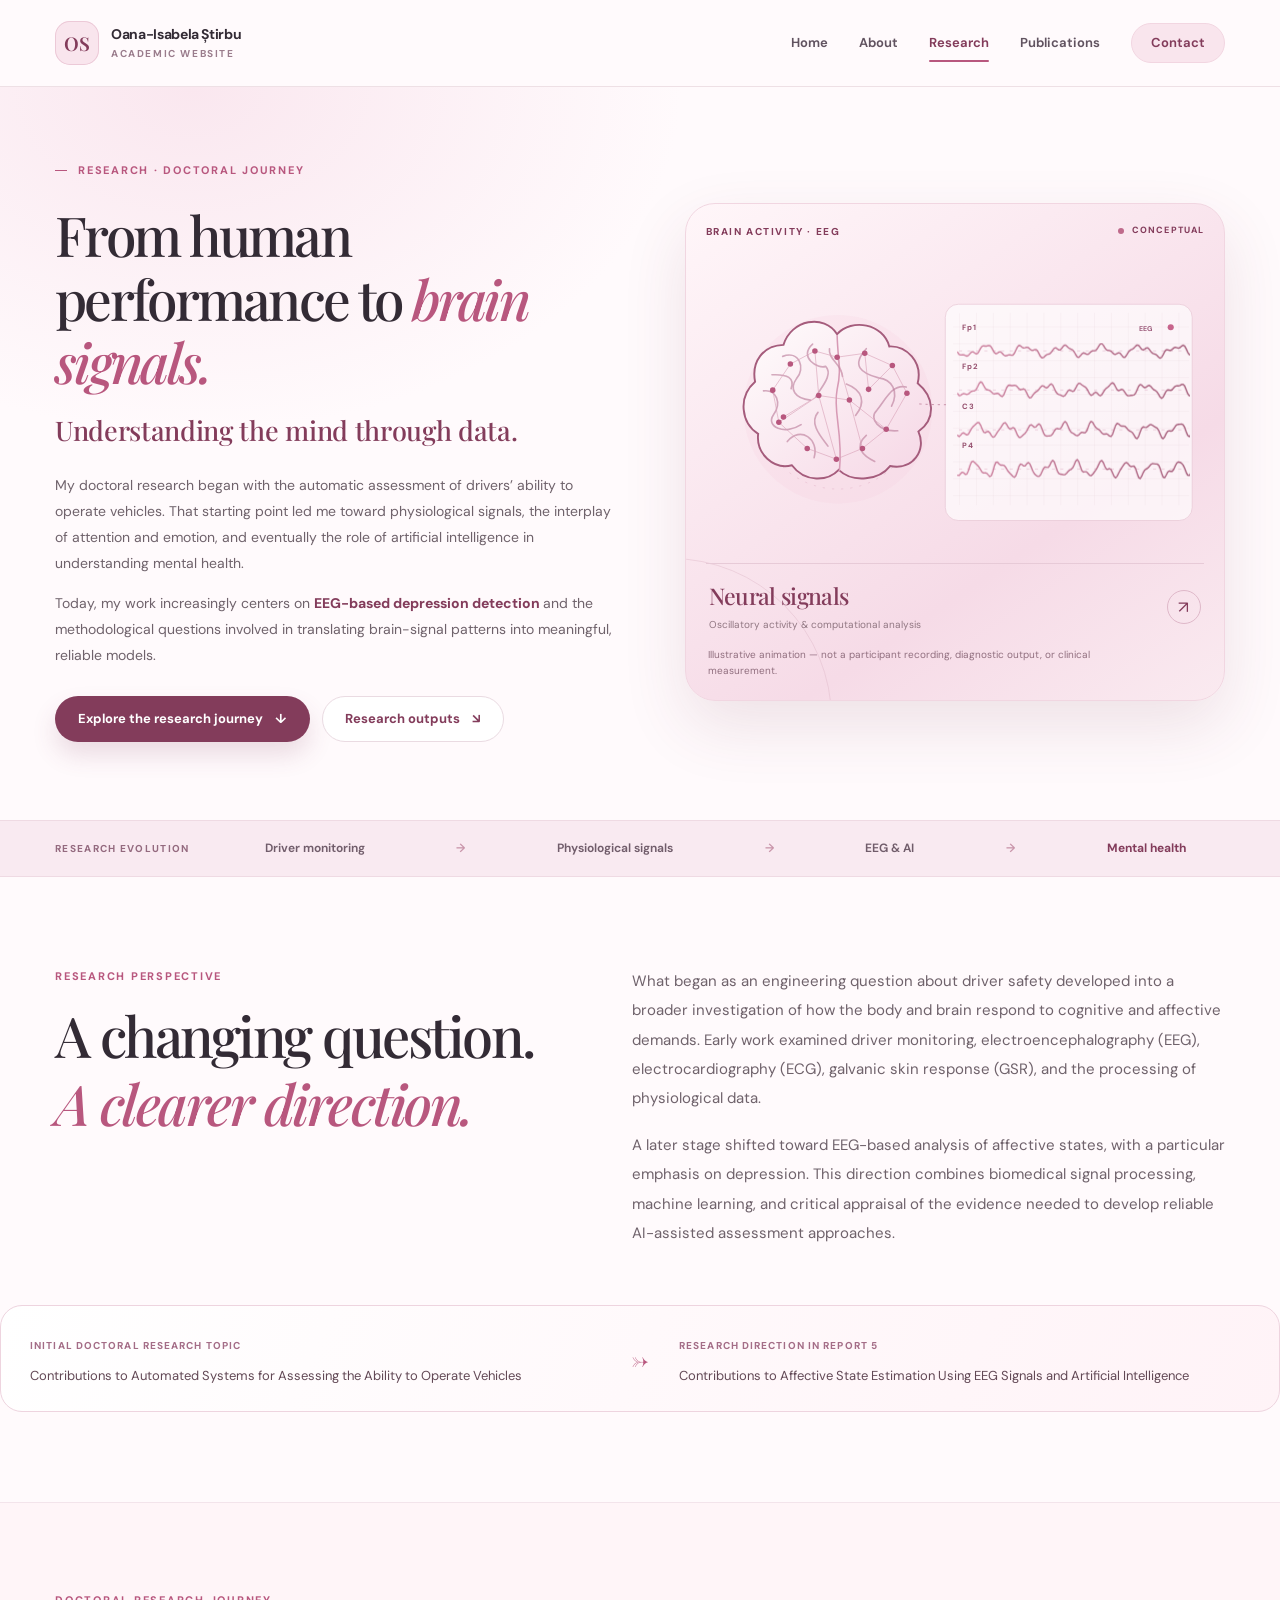
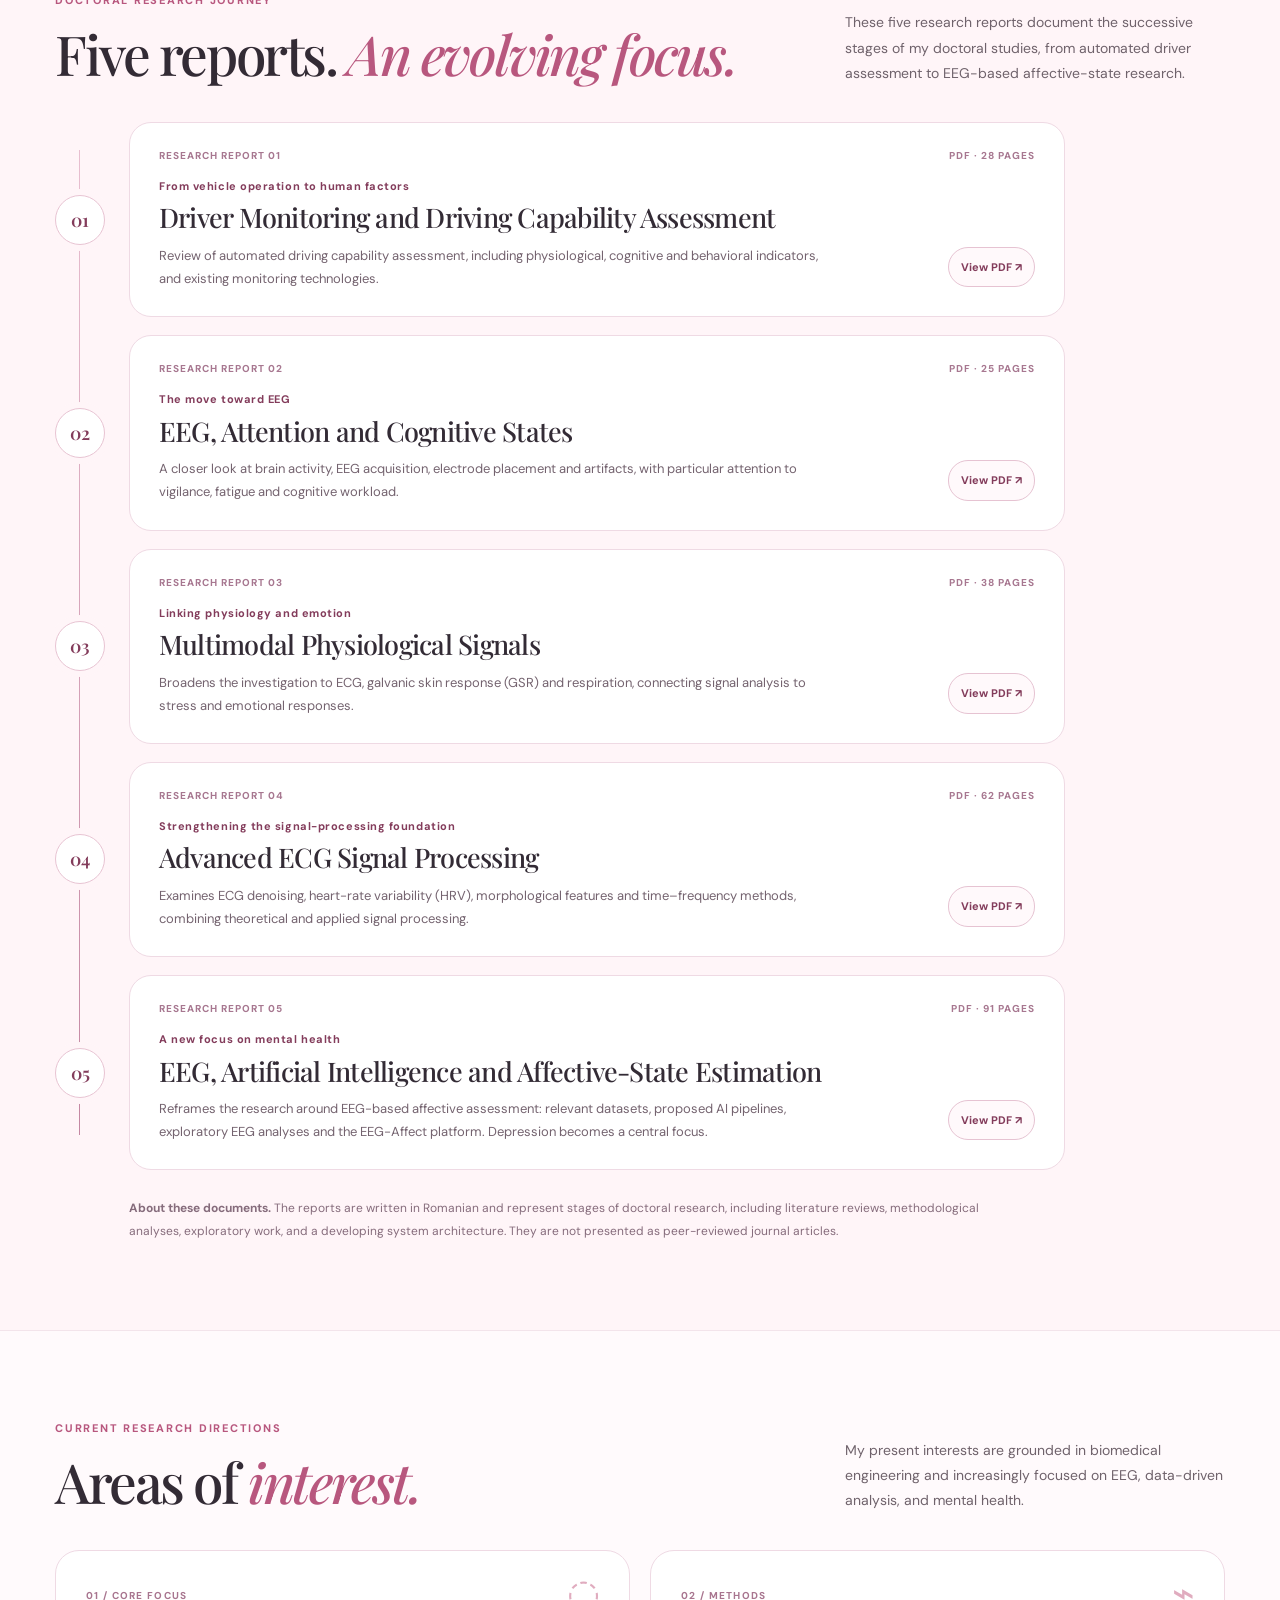
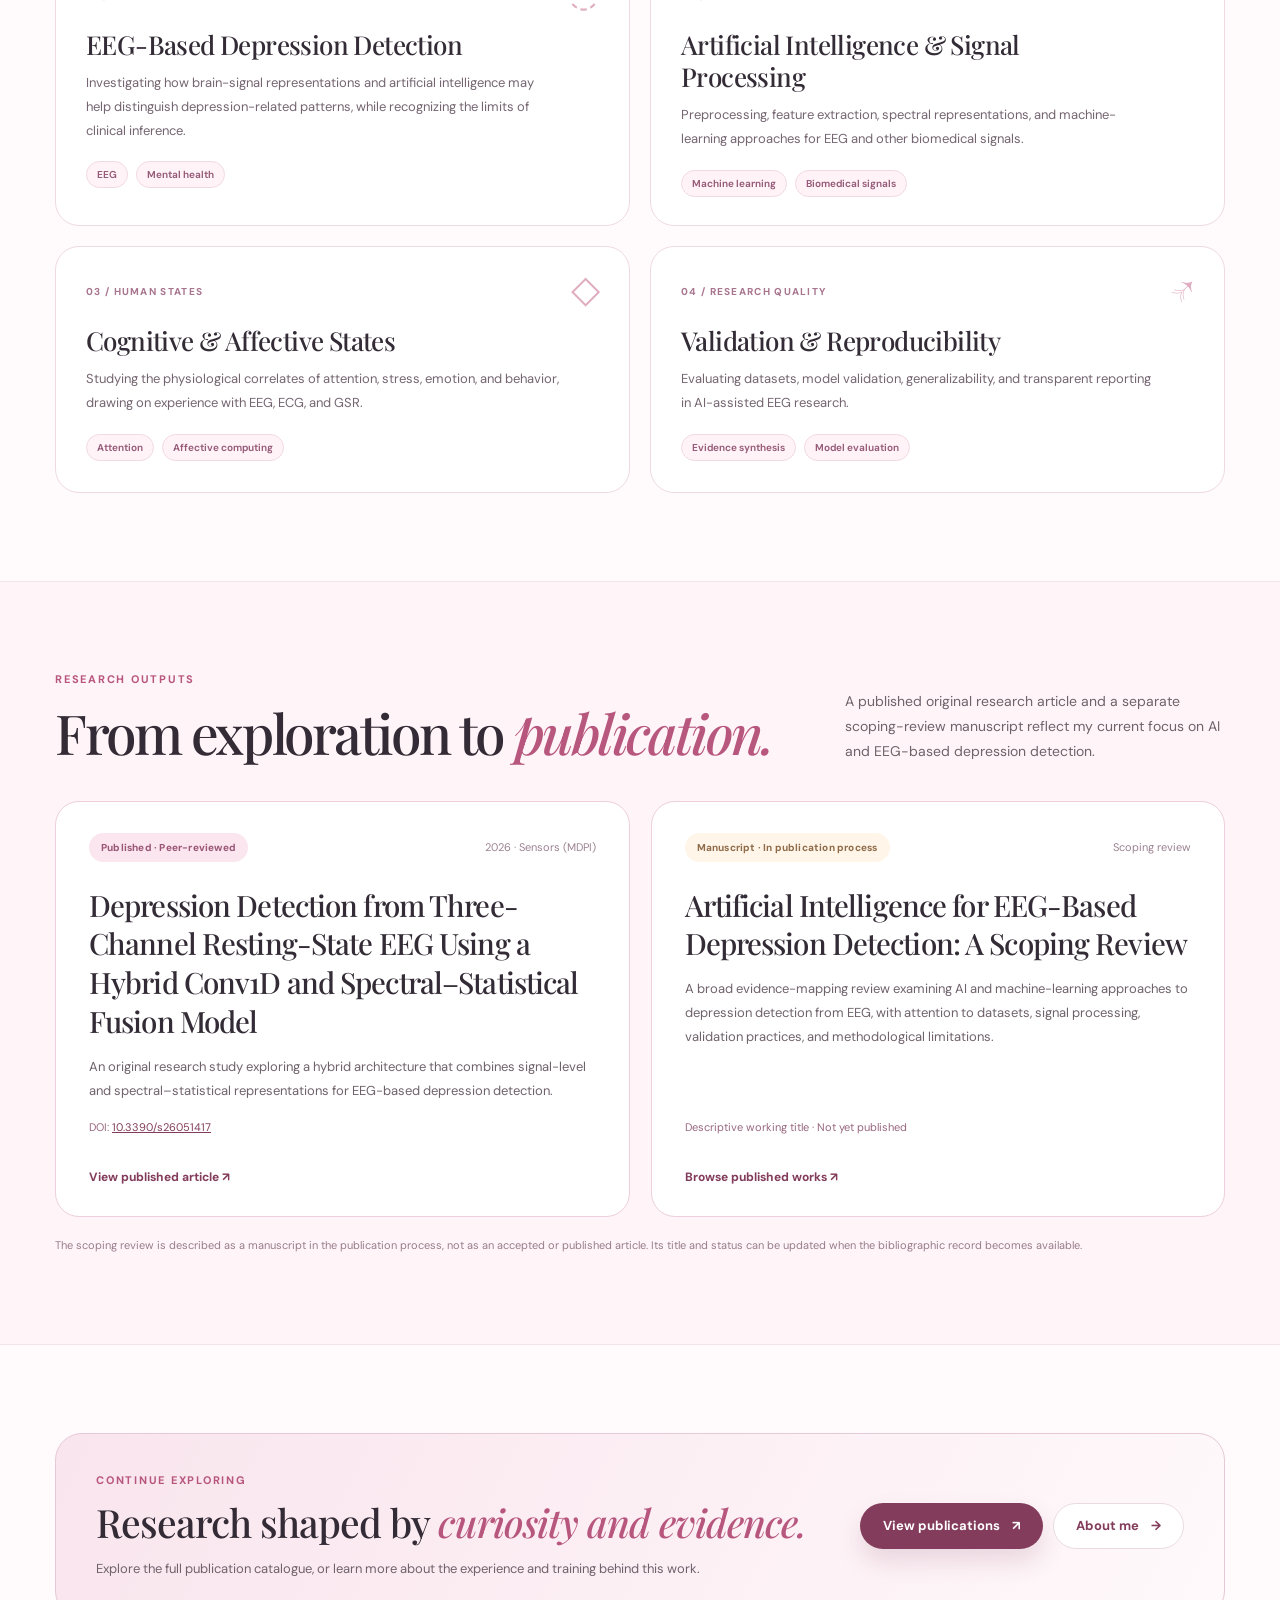
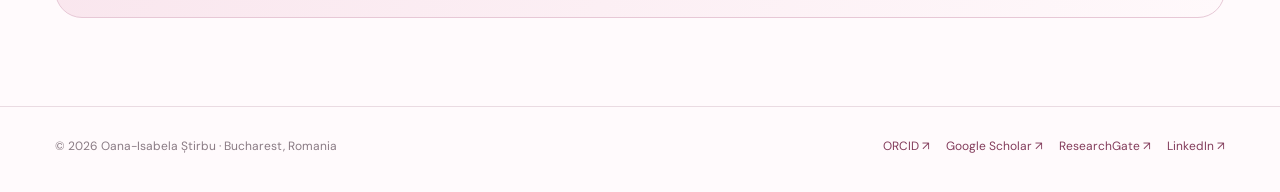
<file: research.html>
<!DOCTYPE html>

<html lang="en">
<head>
<meta charset="utf-8"/>
<meta content="width=device-width,initial-scale=1" name="viewport"/>
<meta content="#fffafc" name="theme-color"/>
<meta content="Follow the doctoral research journey of Oana-Isabela Știrbu, from physiological monitoring and EEG to artificial intelligence for depression detection. Explore five research reports and related scientific work." name="description"/>
<meta content="website" property="og:type"/>
<meta content="Research | Oana-Isabela Știrbu" property="og:title"/>
<meta content="Five doctoral research reports chart the transition from driver monitoring to AI-based EEG depression research." property="og:description"/>
<meta content="https://oanaisabelastirbu.github.io/assets/oana-isabela-stirbu-portrait.webp" property="og:image"/>
<meta content="Oana-Isabela Știrbu | Academic Website" property="og:site_name"/>
<title>
   Research | Oana-Isabela Știrbu
  </title>
<link href="assets/favicon.svg" rel="icon" type="image/svg+xml"/>
<link href="https://fonts.googleapis.com" rel="preconnect"/>
<link crossorigin="" href="https://fonts.gstatic.com" rel="preconnect"/>
<link href="https://fonts.googleapis.com/css2?family=DM+Sans:wght@400;500;600;700;800&amp;family=Playfair+Display:ital,wght@0,400;0,500;0,600;1,400;1,500&amp;display=swap" rel="stylesheet"/>
<link href="styles.css" rel="stylesheet"/>
<link href="research.css" rel="stylesheet"/>
<script defer="" src="script.js">
</script>
</head>
<body class="research-page">
<a class="skip-link" href="#main">
   Skip to content
  </a>
<header class="topbar">
<div class="container topbar-inner">
<a aria-label="Oana-Isabela Știrbu — Home" class="brand" href="index.html">
<span aria-hidden="true" class="monogram">
      OS
     </span>
<span class="brand-name">
      Oana-Isabela Știrbu
      <span class="brand-sub">
       Academic website
      </span>
</span>
</a>
<button aria-controls="site-nav" aria-expanded="false" class="nav-toggle" type="button">
     Menu ☰
    </button>
<nav aria-label="Main navigation" class="nav-links" id="site-nav">
<a href="index.html">
      Home
     </a>
<a href="about.html">
      About
     </a>
<a aria-current="page" href="research.html">
      Research
     </a>
<a href="publications.html">
      Publications
     </a>
<a class="nav-contact" href="contact.html">
      Contact
     </a>
</nav>
</div>
</header>
<main id="main">
<section aria-labelledby="page-title" class="r-hero">
<div class="container r-hero-grid">
<div class="r-hero-copy">
<div class="eyebrow">
       Research · Doctoral journey
      </div>
<h1 id="page-title">
       From human performance to
       <span class="em">
        brain signals.
       </span>
</h1>
<p class="r-hero-lead">
       Understanding the mind through data.
      </p>
<p>
       My doctoral research began with the automatic assessment of drivers’ ability to operate vehicles. That starting point led me toward physiological signals, the interplay of attention and emotion, and eventually the role of artificial intelligence in understanding mental health.
      </p>
<p>
       Today, my work increasingly centers on
       <strong>
        EEG-based depression detection
       </strong>
       and the methodological questions involved in translating brain-signal patterns into meaningful, reliable models.
      </p>
<div class="r-hero-actions">
<a class="btn btn-primary" href="#journey">
        Explore the research journey
        <span aria-hidden="true">
         ↓
        </span>
</a>
<a class="btn btn-soft" href="#outputs">
        Research outputs
        <span aria-hidden="true">
         ↘
        </span>
</a>
</div>
</div>
<div class="r-neuro-card">
<div class="r-visual-head">
<span>
        Brain activity · EEG
       </span>
<span class="r-live">
<i aria-hidden="true">
</i>
        Conceptual
       </span>
</div>
<svg aria-label="Animated, conceptual illustration of the brain with scalp electrode markers and four EEG-like oscillatory traces. Not real participant data." class="r-neuro-svg" role="img" viewbox="0 0 650 390">
<defs>
<lineargradient id="rBrainFill" x1="0" x2="1" y1="0" y2="1">
<stop offset="0" stop-color="#fffdfd">
</stop>
<stop offset=".95" stop-color="#f6d8e6">
</stop>
</lineargradient>
<lineargradient id="rTrace" x1="0" x2="1" y1="0" y2="0">
<stop offset="0" stop-color="#ce7f9e">
</stop>
<stop offset=".6" stop-color="#8e4865">
</stop>
<stop offset="1" stop-color="#b8577e">
</stop>
</lineargradient>
<pattern height="22" id="rGrid" patternunits="userSpaceOnUse" width="22">
<path d="M22 0H0V22" fill="none" stroke="#d7b8c7" stroke-opacity=".30" stroke-width="1">
</path>
</pattern>
<clippath id="rTraceClip">
<rect height="252" rx="12" width="309" x="322" y="70">
</rect>
</clippath>
<filter height="240%" id="rSoftGlow" width="240%" x="-70%" y="-70%">
<fegaussianblur stddeviation="7">
</fegaussianblur>
</filter>
</defs>
<g class="r-neuro-brain" transform="translate(0 6)">
<circle cx="172" cy="190" fill="#efb6cd" opacity=".13" r="123">
</circle>
<circle cx="172" cy="190" fill="none" r="104" stroke="#ca88a4" stroke-dasharray="3 9" stroke-opacity=".31">
</circle>
<path d="M171 92C154 65 111 73 101 106C74 107 59 128 64 154C41 174 46 208 68 222C65 248 88 269 112 263C129 286 159 284 173 269C192 287 226 282 240 264C270 270 288 243 277 219C301 202 297 173 276 156C283 128 261 107 239 108C231 78 190 71 171 92Z" fill="url(#rBrainFill)" stroke="#a55c7c" stroke-width="2.5">
</path>
<path d="M171 94C172 128 177 138 171 164C165 193 179 220 174 270" fill="none" stroke="#d79ab5" stroke-linecap="round" stroke-width="2">
</path>
<g fill="none" stroke="#bc7e9c" stroke-linecap="round" stroke-opacity=".63" stroke-width="2.15">
<path d="M100 121C122 113 130 137 118 150C108 164 116 176 136 178">
</path>
<path d="M75 166C92 164 99 182 88 197C77 213 103 224 124 210">
</path>
<path d="M106 232C123 211 148 229 141 253">
</path>
<path d="M139 105C120 122 146 138 156 134C167 145 148 164 143 174">
</path>
<path d="M146 194C133 209 153 229 159 238">
</path>
<path d="M209 111C189 133 202 143 225 149C242 151 252 166 242 186">
</path>
<path d="M261 161C243 157 235 176 223 191C211 202 226 220 250 218">
</path>
<path d="M209 224C192 239 205 251 220 258">
</path>
<path d="M183 157C204 165 209 181 195 198">
</path>
<path d="M161 111C159 125 177 131 178 147">
</path>
<path d="M86 145C106 144 116 149 111 163">
</path>
</g>
<g opacity=".64" stroke="#d9a1b7" stroke-width="1.25">
<path d="M110 131L142 114L171 122L207 117L243 133L262 169L235 216L204 241L170 255L132 241L95 207L87 165L110 131" fill="none">
</path>
<path d="M142 114L147 172L101 200M171 122L187 178L235 216M207 117L212 164L243 133M147 172L187 178L204 241M95 207L147 172L170 255" fill="none">
</path>
</g>
<g class="r-brain-electrodes">
<circle cx="110" cy="131" fill="#b8577e" r="3.6">
</circle>
<circle class="r-electrode-pulse" cx="110" cy="131" fill="none" r="3.8" stroke="#b8577e" stroke-width="1.6" style="animation-delay:-0.00s">
</circle>
<circle cx="142" cy="114" fill="#b8577e" r="3.6">
</circle>
<circle class="r-electrode-pulse" cx="142" cy="114" fill="none" r="3.8" stroke="#b8577e" stroke-width="1.6" style="animation-delay:-0.65s">
</circle>
<circle cx="171" cy="122" fill="#b8577e" r="3.6">
</circle>
<circle class="r-electrode-pulse" cx="171" cy="122" fill="none" r="3.8" stroke="#b8577e" stroke-width="1.6" style="animation-delay:-1.30s">
</circle>
<circle cx="207" cy="117" fill="#b8577e" r="3.6">
</circle>
<circle class="r-electrode-pulse" cx="207" cy="117" fill="none" r="3.8" stroke="#b8577e" stroke-width="1.6" style="animation-delay:-1.95s">
</circle>
<circle cx="243" cy="133" fill="#b8577e" r="3.6">
</circle>
<circle class="r-electrode-pulse" cx="243" cy="133" fill="none" r="3.8" stroke="#b8577e" stroke-width="1.6" style="animation-delay:-2.60s">
</circle>
<circle cx="262" cy="169" fill="#b8577e" r="3.6">
</circle>
<circle class="r-electrode-pulse" cx="262" cy="169" fill="none" r="3.8" stroke="#b8577e" stroke-width="1.6" style="animation-delay:-3.25s">
</circle>
<circle cx="235" cy="216" fill="#b8577e" r="3.6">
</circle>
<circle class="r-electrode-pulse" cx="235" cy="216" fill="none" r="3.8" stroke="#b8577e" stroke-width="1.6" style="animation-delay:-0.00s">
</circle>
<circle cx="204" cy="241" fill="#b8577e" r="3.6">
</circle>
<circle class="r-electrode-pulse" cx="204" cy="241" fill="none" r="3.8" stroke="#b8577e" stroke-width="1.6" style="animation-delay:-0.65s">
</circle>
<circle cx="170" cy="255" fill="#b8577e" r="3.6">
</circle>
<circle class="r-electrode-pulse" cx="170" cy="255" fill="none" r="3.8" stroke="#b8577e" stroke-width="1.6" style="animation-delay:-1.30s">
</circle>
<circle cx="132" cy="241" fill="#b8577e" r="3.6">
</circle>
<circle class="r-electrode-pulse" cx="132" cy="241" fill="none" r="3.8" stroke="#b8577e" stroke-width="1.6" style="animation-delay:-1.95s">
</circle>
<circle cx="95" cy="207" fill="#b8577e" r="3.6">
</circle>
<circle class="r-electrode-pulse" cx="95" cy="207" fill="none" r="3.8" stroke="#b8577e" stroke-width="1.6" style="animation-delay:-2.60s">
</circle>
<circle cx="87" cy="165" fill="#b8577e" r="3.6">
</circle>
<circle class="r-electrode-pulse" cx="87" cy="165" fill="none" r="3.8" stroke="#b8577e" stroke-width="1.6" style="animation-delay:-3.25s">
</circle>
<circle cx="147" cy="172" fill="#b8577e" r="3.6">
</circle>
<circle class="r-electrode-pulse" cx="147" cy="172" fill="none" r="3.8" stroke="#b8577e" stroke-width="1.6" style="animation-delay:-0.00s">
</circle>
<circle cx="187" cy="178" fill="#b8577e" r="3.6">
</circle>
<circle class="r-electrode-pulse" cx="187" cy="178" fill="none" r="3.8" stroke="#b8577e" stroke-width="1.6" style="animation-delay:-0.65s">
</circle>
<circle cx="212" cy="164" fill="#b8577e" r="3.6">
</circle>
<circle class="r-electrode-pulse" cx="212" cy="164" fill="none" r="3.8" stroke="#b8577e" stroke-width="1.6" style="animation-delay:-1.30s">
</circle>
<circle cx="101" cy="200" fill="#b8577e" r="3.6">
</circle>
<circle class="r-electrode-pulse" cx="101" cy="200" fill="none" r="3.8" stroke="#b8577e" stroke-width="1.6" style="animation-delay:-1.95s">
</circle>
</g>
</g>
<g class="r-eeg-panel">
<rect fill="#fff" fill-opacity=".66" height="282" rx="17" stroke="#e9cad7" width="322" x="312" y="59">
</rect>
<rect fill="url(#rGrid)" height="251" rx="12" width="308" x="322" y="70">
</rect>
<g stroke="#d6a3b9" stroke-dasharray="4 7" stroke-opacity=".55" stroke-width="1">
<line x1="330" x2="623" y1="120" y2="120">
</line>
<line x1="330" x2="623" y1="171" y2="171">
</line>
<line x1="330" x2="623" y1="223" y2="223">
</line>
<line x1="330" x2="623" y1="274" y2="274">
</line>
</g>
<g clip-path="url(#rTraceClip)">
<g class="r-traces-scrolling" fill="none" stroke="url(#rTrace)" stroke-linecap="round" stroke-linejoin="round" stroke-width="1.8">
<path d="M328.0,121.41 L330.0,124.38 L332.0,125.18 L334.0,124.86 L336.0,124.96 L338.0,125.90 L340.0,126.59 L342.0,125.76 L344.0,123.49 L346.0,121.36 L348.0,120.96 L350.0,122.31 L352.0,123.67 L354.0,123.06 L356.0,120.12 L358.0,116.36 L360.0,113.80 L362.0,113.17 L364.0,113.53 L366.0,113.51 L368.0,112.92 L370.0,112.98 L372.0,114.94 L374.0,118.60 L376.0,122.11 L378.0,123.58 L380.0,122.73 L382.0,121.20 L384.0,121.00 L386.0,122.68 L388.0,125.02 L390.0,126.30 L392.0,125.97 L394.0,125.08 L396.0,124.90 L398.0,125.45 L400.0,125.31 L402.0,123.06 L404.0,118.88 L406.0,114.69 L408.0,112.61 L410.0,113.16 L412.0,114.92 L414.0,115.96 L416.0,115.64 L418.0,114.98 L420.0,115.38 L422.0,117.07 L424.0,118.80 L426.0,119.20 L428.0,118.36 L430.0,117.89 L432.0,119.46 L434.0,123.12 L436.0,127.02 L438.0,129.02 L440.0,128.43 L442.0,126.47 L444.0,124.89 L446.0,124.27 L448.0,123.64 L450.0,121.82 L452.0,118.87 L454.0,116.33 L456.0,115.75 L458.0,117.10 L460.0,118.64 L462.0,118.44 L464.0,116.18 L466.0,113.41 L468.0,112.16 L470.0,113.10 L472.0,115.14 L474.0,116.76 L476.0,117.55 L478.0,118.59 L480.0,121.04 L482.0,124.65 L484.0,127.68 L486.0,128.31 L488.0,126.43 L490.0,123.77 L492.0,122.41 L494.0,122.97 L496.0,124.18 L498.0,124.31 L500.0,122.84 L502.0,120.85 L504.0,119.72 L506.0,119.59 L508.0,119.18 L510.0,117.14 L512.0,113.70 L514.0,110.71 L516.0,110.16 L518.0,112.39 L520.0,115.80 L522.0,118.29 L524.0,119.13 L526.0,119.29 L528.0,120.23 L530.0,122.21 L532.0,124.02 L534.0,124.34 L536.0,123.21 L538.0,122.20 L540.0,122.95 L542.0,125.45 L544.0,127.90 L546.0,128.25 L548.0,125.98 L550.0,122.49 L552.0,119.71 L554.0,118.35 L556.0,117.51 L558.0,115.96 L560.0,113.69 L562.0,112.10 L564.0,112.62 L566.0,115.11 L568.0,117.80 L570.0,118.73 L572.0,117.59 L574.0,115.98 L576.0,115.86 L578.0,117.83 L580.0,120.71 L582.0,122.81 L584.0,123.65 L586.0,124.20 L588.0,125.67 L590.0,127.90 L592.0,129.29 L594.0,128.24 L596.0,124.79 L598.0,120.82 L600.0,118.47 L602.0,118.35 L604.0,119.15 L606.0,119.10 L608.0,117.63 L610.0,115.82 L612.0,115.10 L614.0,115.65 L616.0,116.23 L618.0,115.51 L620.0,113.63 L622.0,112.32 L624.0,113.41 L626.0,117.03 L628.0,121.41 L630.0,124.38 L632.0,125.18 L634.0,124.86 L636.0,124.96 L638.0,125.90 L640.0,126.59 L642.0,125.76 L644.0,123.49 L646.0,121.36 L648.0,120.96 L650.0,122.31 L652.0,123.67 L654.0,123.06 L656.0,120.12 L658.0,116.36 L660.0,113.80 L662.0,113.17 L664.0,113.53 L666.0,113.51 L668.0,112.92 L670.0,112.98 L672.0,114.94 L674.0,118.60 L676.0,122.11 L678.0,123.58 L680.0,122.73 L682.0,121.20 L684.0,121.00 L686.0,122.68 L688.0,125.02 L690.0,126.30 L692.0,125.97 L694.0,125.08 L696.0,124.90 L698.0,125.45 L700.0,125.31 L702.0,123.06 L704.0,118.88 L706.0,114.69 L708.0,112.61 L710.0,113.16 L712.0,114.92 L714.0,115.96 L716.0,115.64 L718.0,114.98 L720.0,115.38 L722.0,117.07 L724.0,118.80 L726.0,119.20 L728.0,118.36 L730.0,117.89 L732.0,119.46 L734.0,123.12 L736.0,127.02 L738.0,129.02 L740.0,128.43 L742.0,126.47 L744.0,124.89 L746.0,124.27 L748.0,123.64 L750.0,121.82 L752.0,118.87 L754.0,116.33 L756.0,115.75 L758.0,117.10 L760.0,118.64 L762.0,118.44 L764.0,116.18 L766.0,113.41 L768.0,112.16 L770.0,113.10 L772.0,115.14 L774.0,116.76 L776.0,117.55 L778.0,118.59 L780.0,121.04 L782.0,124.65 L784.0,127.68 L786.0,128.31 L788.0,126.43 L790.0,123.77 L792.0,122.41 L794.0,122.97 L796.0,124.18 L798.0,124.31 L800.0,122.84 L802.0,120.85 L804.0,119.72 L806.0,119.59 L808.0,119.18 L810.0,117.14 L812.0,113.70 L814.0,110.71 L816.0,110.16 L818.0,112.39 L820.0,115.80 L822.0,118.29 L824.0,119.13 L826.0,119.29 L828.0,120.23 L830.0,122.21 L832.0,124.02 L834.0,124.34 L836.0,123.21 L838.0,122.20 L840.0,122.95 L842.0,125.45 L844.0,127.90 L846.0,128.25 L848.0,125.98 L850.0,122.49 L852.0,119.71 L854.0,118.35 L856.0,117.51 L858.0,115.96 L860.0,113.69 L862.0,112.10 L864.0,112.62 L866.0,115.11 L868.0,117.80 L870.0,118.73 L872.0,117.59 L874.0,115.98 L876.0,115.86 L878.0,117.83 L880.0,120.71 L882.0,122.81 L884.0,123.65 L886.0,124.20 L888.0,125.67 L890.0,127.90 L892.0,129.29 L894.0,128.24 L896.0,124.79 L898.0,120.82 L900.0,118.47 L902.0,118.35 L904.0,119.15 L906.0,119.10 L908.0,117.63 L910.0,115.82 L912.0,115.10 L914.0,115.65 L916.0,116.23 L918.0,115.51 L920.0,113.63 L922.0,112.32 L924.0,113.41 L926.0,117.03 L928.0,121.41 L930.0,124.38 L932.0,125.18 L934.0,124.86 L936.0,124.96 L938.0,125.90 L940.0,126.59 L942.0,125.76 L944.0,123.49 L946.0,121.36 L948.0,120.96 L950.0,122.31 L952.0,123.67 L954.0,123.06 L956.0,120.12 L958.0,116.36 L960.0,113.80 L962.0,113.17 L964.0,113.53 L966.0,113.51 L968.0,112.92 L970.0,112.98 L972.0,114.94 L974.0,118.60 L976.0,122.11 L978.0,123.58 L980.0,122.73 L982.0,121.20 L984.0,121.00 L986.0,122.68 L988.0,125.02 L990.0,126.30 L992.0,125.97 L994.0,125.08 L996.0,124.90 L998.0,125.45 L1000.0,125.31 L1002.0,123.06 L1004.0,118.88 L1006.0,114.69 L1008.0,112.61 L1010.0,113.16 L1012.0,114.92 L1014.0,115.96 L1016.0,115.64 L1018.0,114.98 L1020.0,115.38 L1022.0,117.07 L1024.0,118.80 L1026.0,119.20 L1028.0,118.36 L1030.0,117.89 L1032.0,119.46 L1034.0,123.12 L1036.0,127.02 L1038.0,129.02 L1040.0,128.43 L1042.0,126.47 L1044.0,124.89 L1046.0,124.27 L1048.0,123.64">
</path>
<path d="M328.0,175.45 L330.0,178.20 L332.0,177.91 L334.0,176.22 L336.0,175.35 L338.0,175.89 L340.0,176.60 L342.0,176.02 L344.0,174.20 L346.0,172.53 L348.0,172.01 L350.0,171.88 L352.0,170.36 L354.0,166.68 L356.0,162.38 L358.0,160.12 L360.0,161.38 L362.0,165.05 L364.0,168.58 L366.0,170.30 L368.0,170.72 L370.0,171.48 L372.0,173.34 L374.0,175.34 L376.0,176.08 L378.0,175.45 L380.0,174.97 L382.0,176.06 L384.0,178.28 L386.0,179.38 L388.0,177.40 L390.0,172.68 L392.0,167.66 L394.0,164.79 L396.0,164.45 L398.0,165.08 L400.0,165.12 L402.0,164.64 L404.0,164.95 L406.0,166.80 L408.0,169.24 L410.0,170.49 L412.0,170.02 L414.0,169.31 L416.0,170.56 L418.0,174.35 L420.0,178.83 L422.0,181.28 L424.0,180.50 L426.0,177.68 L428.0,175.00 L430.0,173.42 L432.0,172.16 L434.0,170.05 L436.0,167.26 L438.0,165.35 L440.0,165.55 L442.0,167.18 L444.0,168.08 L446.0,166.80 L448.0,164.19 L450.0,162.79 L452.0,164.42 L454.0,168.58 L456.0,172.91 L458.0,175.55 L460.0,176.54 L462.0,177.23 L464.0,178.37 L466.0,179.07 L468.0,177.95 L470.0,174.94 L472.0,171.82 L474.0,170.63 L476.0,171.60 L478.0,172.74 L480.0,171.76 L482.0,168.28 L484.0,164.23 L486.0,162.01 L488.0,162.35 L490.0,164.01 L492.0,165.46 L494.0,166.56 L496.0,168.48 L498.0,171.88 L500.0,175.69 L502.0,177.78 L504.0,177.08 L506.0,174.86 L508.0,173.63 L510.0,174.76 L512.0,177.16 L514.0,178.39 L516.0,176.97 L518.0,173.67 L520.0,170.47 L522.0,168.45 L524.0,167.00 L526.0,164.98 L528.0,162.56 L530.0,161.37 L532.0,162.93 L534.0,166.73 L536.0,170.40 L538.0,171.75 L540.0,170.84 L542.0,169.80 L544.0,170.72 L546.0,173.67 L548.0,176.80 L550.0,178.33 L552.0,178.22 L554.0,177.74 L556.0,177.71 L558.0,177.33 L560.0,175.09 L562.0,170.72 L564.0,166.05 L566.0,163.62 L568.0,164.33 L570.0,166.58 L572.0,167.84 L574.0,167.03 L576.0,165.32 L578.0,164.80 L580.0,166.27 L582.0,168.66 L584.0,170.49 L586.0,171.61 L588.0,173.24 L590.0,176.31 L592.0,179.88 L594.0,181.64 L596.0,180.07 L598.0,176.04 L600.0,172.19 L602.0,170.59 L604.0,170.97 L606.0,171.34 L608.0,170.13 L610.0,167.75 L612.0,165.82 L614.0,165.30 L616.0,165.47 L618.0,164.98 L620.0,163.70 L622.0,163.27 L624.0,165.50 L626.0,170.33 L628.0,175.45 L630.0,178.20 L632.0,177.91 L634.0,176.22 L636.0,175.35 L638.0,175.89 L640.0,176.60 L642.0,176.02 L644.0,174.20 L646.0,172.53 L648.0,172.01 L650.0,171.88 L652.0,170.36 L654.0,166.68 L656.0,162.38 L658.0,160.12 L660.0,161.38 L662.0,165.05 L664.0,168.58 L666.0,170.30 L668.0,170.72 L670.0,171.48 L672.0,173.34 L674.0,175.34 L676.0,176.08 L678.0,175.45 L680.0,174.97 L682.0,176.06 L684.0,178.28 L686.0,179.38 L688.0,177.40 L690.0,172.68 L692.0,167.66 L694.0,164.79 L696.0,164.45 L698.0,165.08 L700.0,165.12 L702.0,164.64 L704.0,164.95 L706.0,166.80 L708.0,169.24 L710.0,170.49 L712.0,170.02 L714.0,169.31 L716.0,170.56 L718.0,174.35 L720.0,178.83 L722.0,181.28 L724.0,180.50 L726.0,177.68 L728.0,175.00 L730.0,173.42 L732.0,172.16 L734.0,170.05 L736.0,167.26 L738.0,165.35 L740.0,165.55 L742.0,167.18 L744.0,168.08 L746.0,166.80 L748.0,164.19 L750.0,162.79 L752.0,164.42 L754.0,168.58 L756.0,172.91 L758.0,175.55 L760.0,176.54 L762.0,177.23 L764.0,178.37 L766.0,179.07 L768.0,177.95 L770.0,174.94 L772.0,171.82 L774.0,170.63 L776.0,171.60 L778.0,172.74 L780.0,171.76 L782.0,168.28 L784.0,164.23 L786.0,162.01 L788.0,162.35 L790.0,164.01 L792.0,165.46 L794.0,166.56 L796.0,168.48 L798.0,171.88 L800.0,175.69 L802.0,177.78 L804.0,177.08 L806.0,174.86 L808.0,173.63 L810.0,174.76 L812.0,177.16 L814.0,178.39 L816.0,176.97 L818.0,173.67 L820.0,170.47 L822.0,168.45 L824.0,167.00 L826.0,164.98 L828.0,162.56 L830.0,161.37 L832.0,162.93 L834.0,166.73 L836.0,170.40 L838.0,171.75 L840.0,170.84 L842.0,169.80 L844.0,170.72 L846.0,173.67 L848.0,176.80 L850.0,178.33 L852.0,178.22 L854.0,177.74 L856.0,177.71 L858.0,177.33 L860.0,175.09 L862.0,170.72 L864.0,166.05 L866.0,163.62 L868.0,164.33 L870.0,166.58 L872.0,167.84 L874.0,167.03 L876.0,165.32 L878.0,164.80 L880.0,166.27 L882.0,168.66 L884.0,170.49 L886.0,171.61 L888.0,173.24 L890.0,176.31 L892.0,179.88 L894.0,181.64 L896.0,180.07 L898.0,176.04 L900.0,172.19 L902.0,170.59 L904.0,170.97 L906.0,171.34 L908.0,170.13 L910.0,167.75 L912.0,165.82 L914.0,165.30 L916.0,165.47 L918.0,164.98 L920.0,163.70 L922.0,163.27 L924.0,165.50 L926.0,170.33 L928.0,175.45 L930.0,178.20 L932.0,177.91 L934.0,176.22 L936.0,175.35 L938.0,175.89 L940.0,176.60 L942.0,176.02 L944.0,174.20 L946.0,172.53 L948.0,172.01 L950.0,171.88 L952.0,170.36 L954.0,166.68 L956.0,162.38 L958.0,160.12 L960.0,161.38 L962.0,165.05 L964.0,168.58 L966.0,170.30 L968.0,170.72 L970.0,171.48 L972.0,173.34 L974.0,175.34 L976.0,176.08 L978.0,175.45 L980.0,174.97 L982.0,176.06 L984.0,178.28 L986.0,179.38 L988.0,177.40 L990.0,172.68 L992.0,167.66 L994.0,164.79 L996.0,164.45 L998.0,165.08 L1000.0,165.12 L1002.0,164.64 L1004.0,164.95 L1006.0,166.80 L1008.0,169.24 L1010.0,170.49 L1012.0,170.02 L1014.0,169.31 L1016.0,170.56 L1018.0,174.35 L1020.0,178.83 L1022.0,181.28 L1024.0,180.50 L1026.0,177.68 L1028.0,175.00 L1030.0,173.42 L1032.0,172.16 L1034.0,170.05 L1036.0,167.26 L1038.0,165.35 L1040.0,165.55 L1042.0,167.18 L1044.0,168.08 L1046.0,166.80 L1048.0,164.19">
</path>
<path d="M328.0,229.87 L330.0,231.48 L332.0,229.71 L334.0,227.20 L336.0,226.64 L338.0,228.16 L340.0,229.45 L342.0,228.36 L344.0,225.00 L346.0,221.30 L348.0,218.72 L350.0,216.97 L352.0,215.07 L354.0,213.30 L356.0,213.40 L358.0,216.60 L360.0,221.70 L362.0,225.72 L364.0,226.61 L366.0,225.30 L368.0,224.69 L370.0,226.64 L372.0,230.13 L374.0,232.35 L376.0,231.61 L378.0,228.67 L380.0,225.49 L382.0,222.95 L384.0,220.33 L386.0,217.02 L388.0,214.03 L390.0,213.39 L392.0,215.83 L394.0,219.54 L396.0,221.64 L398.0,221.11 L400.0,219.83 L402.0,220.70 L404.0,224.60 L406.0,229.51 L408.0,232.52 L410.0,232.56 L412.0,230.85 L414.0,229.02 L416.0,227.22 L418.0,224.45 L420.0,220.55 L422.0,217.13 L424.0,216.14 L426.0,217.65 L428.0,219.37 L430.0,218.95 L432.0,216.55 L434.0,214.87 L436.0,216.51 L438.0,221.36 L440.0,226.74 L442.0,230.04 L444.0,230.88 L446.0,230.73 L448.0,230.65 L450.0,230.07 L452.0,227.88 L454.0,224.40 L456.0,221.56 L458.0,220.90 L460.0,221.67 L462.0,221.36 L464.0,218.41 L466.0,214.17 L468.0,211.87 L470.0,213.56 L472.0,218.23 L474.0,222.96 L476.0,225.78 L478.0,227.05 L480.0,228.26 L482.0,229.79 L484.0,230.49 L486.0,229.37 L488.0,227.19 L490.0,225.90 L492.0,226.30 L494.0,226.80 L496.0,224.89 L498.0,219.98 L500.0,214.45 L502.0,211.67 L504.0,212.92 L506.0,216.48 L508.0,219.60 L510.0,221.18 L512.0,222.27 L514.0,224.20 L516.0,226.69 L518.0,228.28 L520.0,228.31 L522.0,227.95 L524.0,228.83 L526.0,230.78 L528.0,231.49 L530.0,228.72 L532.0,222.87 L534.0,217.04 L536.0,214.29 L538.0,215.00 L540.0,216.94 L542.0,217.89 L544.0,217.74 L546.0,218.05 L548.0,219.85 L550.0,222.35 L552.0,224.10 L554.0,224.98 L556.0,226.43 L558.0,229.52 L560.0,233.09 L562.0,234.30 L564.0,231.43 L566.0,225.82 L568.0,220.86 L570.0,218.89 L572.0,219.30 L574.0,219.66 L576.0,218.47 L578.0,216.55 L580.0,215.73 L582.0,216.63 L584.0,218.16 L586.0,219.24 L588.0,220.39 L590.0,223.19 L592.0,227.98 L594.0,232.68 L596.0,234.31 L598.0,231.90 L600.0,227.55 L602.0,224.48 L604.0,224.02 L606.0,224.64 L608.0,223.90 L610.0,221.15 L612.0,217.92 L614.0,216.00 L616.0,215.56 L618.0,215.46 L620.0,215.23 L622.0,216.05 L624.0,219.44 L626.0,224.95 L628.0,229.87 L630.0,231.48 L632.0,229.71 L634.0,227.20 L636.0,226.64 L638.0,228.16 L640.0,229.45 L642.0,228.36 L644.0,225.00 L646.0,221.30 L648.0,218.72 L650.0,216.97 L652.0,215.07 L654.0,213.30 L656.0,213.40 L658.0,216.60 L660.0,221.70 L662.0,225.72 L664.0,226.61 L666.0,225.30 L668.0,224.69 L670.0,226.64 L672.0,230.13 L674.0,232.35 L676.0,231.61 L678.0,228.67 L680.0,225.49 L682.0,222.95 L684.0,220.33 L686.0,217.02 L688.0,214.03 L690.0,213.39 L692.0,215.83 L694.0,219.54 L696.0,221.64 L698.0,221.11 L700.0,219.83 L702.0,220.70 L704.0,224.60 L706.0,229.51 L708.0,232.52 L710.0,232.56 L712.0,230.85 L714.0,229.02 L716.0,227.22 L718.0,224.45 L720.0,220.55 L722.0,217.13 L724.0,216.14 L726.0,217.65 L728.0,219.37 L730.0,218.95 L732.0,216.55 L734.0,214.87 L736.0,216.51 L738.0,221.36 L740.0,226.74 L742.0,230.04 L744.0,230.88 L746.0,230.73 L748.0,230.65 L750.0,230.07 L752.0,227.88 L754.0,224.40 L756.0,221.56 L758.0,220.90 L760.0,221.67 L762.0,221.36 L764.0,218.41 L766.0,214.17 L768.0,211.87 L770.0,213.56 L772.0,218.23 L774.0,222.96 L776.0,225.78 L778.0,227.05 L780.0,228.26 L782.0,229.79 L784.0,230.49 L786.0,229.37 L788.0,227.19 L790.0,225.90 L792.0,226.30 L794.0,226.80 L796.0,224.89 L798.0,219.98 L800.0,214.45 L802.0,211.67 L804.0,212.92 L806.0,216.48 L808.0,219.60 L810.0,221.18 L812.0,222.27 L814.0,224.20 L816.0,226.69 L818.0,228.28 L820.0,228.31 L822.0,227.95 L824.0,228.83 L826.0,230.78 L828.0,231.49 L830.0,228.72 L832.0,222.87 L834.0,217.04 L836.0,214.29 L838.0,215.00 L840.0,216.94 L842.0,217.89 L844.0,217.74 L846.0,218.05 L848.0,219.85 L850.0,222.35 L852.0,224.10 L854.0,224.98 L856.0,226.43 L858.0,229.52 L860.0,233.09 L862.0,234.30 L864.0,231.43 L866.0,225.82 L868.0,220.86 L870.0,218.89 L872.0,219.30 L874.0,219.66 L876.0,218.47 L878.0,216.55 L880.0,215.73 L882.0,216.63 L884.0,218.16 L886.0,219.24 L888.0,220.39 L890.0,223.19 L892.0,227.98 L894.0,232.68 L896.0,234.31 L898.0,231.90 L900.0,227.55 L902.0,224.48 L904.0,224.02 L906.0,224.64 L908.0,223.90 L910.0,221.15 L912.0,217.92 L914.0,216.00 L916.0,215.56 L918.0,215.46 L920.0,215.23 L922.0,216.05 L924.0,219.44 L926.0,224.95 L928.0,229.87 L930.0,231.48 L932.0,229.71 L934.0,227.20 L936.0,226.64 L938.0,228.16 L940.0,229.45 L942.0,228.36 L944.0,225.00 L946.0,221.30 L948.0,218.72 L950.0,216.97 L952.0,215.07 L954.0,213.30 L956.0,213.40 L958.0,216.60 L960.0,221.70 L962.0,225.72 L964.0,226.61 L966.0,225.30 L968.0,224.69 L970.0,226.64 L972.0,230.13 L974.0,232.35 L976.0,231.61 L978.0,228.67 L980.0,225.49 L982.0,222.95 L984.0,220.33 L986.0,217.02 L988.0,214.03 L990.0,213.39 L992.0,215.83 L994.0,219.54 L996.0,221.64 L998.0,221.11 L1000.0,219.83 L1002.0,220.70 L1004.0,224.60 L1006.0,229.51 L1008.0,232.52 L1010.0,232.56 L1012.0,230.85 L1014.0,229.02 L1016.0,227.22 L1018.0,224.45 L1020.0,220.55 L1022.0,217.13 L1024.0,216.14 L1026.0,217.65 L1028.0,219.37 L1030.0,218.95 L1032.0,216.55 L1034.0,214.87 L1036.0,216.51 L1038.0,221.36 L1040.0,226.74 L1042.0,230.04 L1044.0,230.88 L1046.0,230.73 L1048.0,230.65">
</path>
<path d="M328.0,281.94 L330.0,282.29 L332.0,279.89 L334.0,277.97 L336.0,278.72 L338.0,280.76 L340.0,280.52 L342.0,276.17 L344.0,269.64 L346.0,264.76 L348.0,263.61 L350.0,265.15 L352.0,267.21 L354.0,269.07 L356.0,271.54 L358.0,274.92 L360.0,277.93 L362.0,279.09 L364.0,278.86 L366.0,279.35 L368.0,281.60 L370.0,283.73 L372.0,282.48 L374.0,276.83 L376.0,269.58 L378.0,265.00 L380.0,264.84 L382.0,267.14 L384.0,268.78 L386.0,268.81 L388.0,268.86 L390.0,270.66 L392.0,273.89 L394.0,276.94 L396.0,279.09 L398.0,281.10 L400.0,283.44 L402.0,284.68 L404.0,282.56 L406.0,276.84 L408.0,270.50 L410.0,267.25 L412.0,267.94 L414.0,269.84 L416.0,269.70 L418.0,267.25 L420.0,265.34 L422.0,266.72 L424.0,271.20 L426.0,276.26 L428.0,279.80 L430.0,281.83 L432.0,283.18 L434.0,283.54 L436.0,281.69 L438.0,277.51 L440.0,273.13 L442.0,271.12 L444.0,271.58 L446.0,271.83 L448.0,269.38 L450.0,265.01 L452.0,262.41 L454.0,264.45 L456.0,270.31 L458.0,276.33 L460.0,279.69 L462.0,280.55 L464.0,280.80 L466.0,281.32 L468.0,281.22 L470.0,279.55 L472.0,277.05 L474.0,275.26 L476.0,274.31 L478.0,272.46 L480.0,268.36 L482.0,263.48 L484.0,261.39 L486.0,264.29 L488.0,270.50 L490.0,275.89 L492.0,277.80 L494.0,277.32 L496.0,277.40 L498.0,279.44 L500.0,281.94 L502.0,282.60 L504.0,280.91 L506.0,278.16 L508.0,275.40 L510.0,272.19 L512.0,267.94 L514.0,263.87 L516.0,262.62 L518.0,265.48 L520.0,270.49 L522.0,273.98 L524.0,274.25 L526.0,273.29 L528.0,274.48 L530.0,278.77 L532.0,283.55 L534.0,285.36 L536.0,283.24 L538.0,279.12 L540.0,275.30 L542.0,272.26 L544.0,269.27 L546.0,266.45 L548.0,265.27 L550.0,266.65 L552.0,269.29 L554.0,270.71 L556.0,270.22 L558.0,270.03 L560.0,272.99 L562.0,279.09 L564.0,284.83 L566.0,286.43 L568.0,283.37 L570.0,278.58 L572.0,275.22 L574.0,273.78 L576.0,272.54 L578.0,270.32 L580.0,267.91 L582.0,266.77 L584.0,266.96 L586.0,267.25 L588.0,267.25 L590.0,268.50 L592.0,272.76 L594.0,279.25 L596.0,284.47 L598.0,285.20 L600.0,281.80 L602.0,277.81 L604.0,276.30 L606.0,276.93 L608.0,276.81 L610.0,273.95 L612.0,269.40 L614.0,265.80 L616.0,264.59 L618.0,265.10 L620.0,266.31 L622.0,268.55 L624.0,272.68 L626.0,278.02 L628.0,281.94 L630.0,282.29 L632.0,279.89 L634.0,277.97 L636.0,278.72 L638.0,280.76 L640.0,280.52 L642.0,276.17 L644.0,269.64 L646.0,264.76 L648.0,263.61 L650.0,265.15 L652.0,267.21 L654.0,269.07 L656.0,271.54 L658.0,274.92 L660.0,277.93 L662.0,279.09 L664.0,278.86 L666.0,279.35 L668.0,281.60 L670.0,283.73 L672.0,282.48 L674.0,276.83 L676.0,269.58 L678.0,265.00 L680.0,264.84 L682.0,267.14 L684.0,268.78 L686.0,268.81 L688.0,268.86 L690.0,270.66 L692.0,273.89 L694.0,276.94 L696.0,279.09 L698.0,281.10 L700.0,283.44 L702.0,284.68 L704.0,282.56 L706.0,276.84 L708.0,270.50 L710.0,267.25 L712.0,267.94 L714.0,269.84 L716.0,269.70 L718.0,267.25 L720.0,265.34 L722.0,266.72 L724.0,271.20 L726.0,276.26 L728.0,279.80 L730.0,281.83 L732.0,283.18 L734.0,283.54 L736.0,281.69 L738.0,277.51 L740.0,273.13 L742.0,271.12 L744.0,271.58 L746.0,271.83 L748.0,269.38 L750.0,265.01 L752.0,262.41 L754.0,264.45 L756.0,270.31 L758.0,276.33 L760.0,279.69 L762.0,280.55 L764.0,280.80 L766.0,281.32 L768.0,281.22 L770.0,279.55 L772.0,277.05 L774.0,275.26 L776.0,274.31 L778.0,272.46 L780.0,268.36 L782.0,263.48 L784.0,261.39 L786.0,264.29 L788.0,270.50 L790.0,275.89 L792.0,277.80 L794.0,277.32 L796.0,277.40 L798.0,279.44 L800.0,281.94 L802.0,282.60 L804.0,280.91 L806.0,278.16 L808.0,275.40 L810.0,272.19 L812.0,267.94 L814.0,263.87 L816.0,262.62 L818.0,265.48 L820.0,270.49 L822.0,273.98 L824.0,274.25 L826.0,273.29 L828.0,274.48 L830.0,278.77 L832.0,283.55 L834.0,285.36 L836.0,283.24 L838.0,279.12 L840.0,275.30 L842.0,272.26 L844.0,269.27 L846.0,266.45 L848.0,265.27 L850.0,266.65 L852.0,269.29 L854.0,270.71 L856.0,270.22 L858.0,270.03 L860.0,272.99 L862.0,279.09 L864.0,284.83 L866.0,286.43 L868.0,283.37 L870.0,278.58 L872.0,275.22 L874.0,273.78 L876.0,272.54 L878.0,270.32 L880.0,267.91 L882.0,266.77 L884.0,266.96 L886.0,267.25 L888.0,267.25 L890.0,268.50 L892.0,272.76 L894.0,279.25 L896.0,284.47 L898.0,285.20 L900.0,281.80 L902.0,277.81 L904.0,276.30 L906.0,276.93 L908.0,276.81 L910.0,273.95 L912.0,269.40 L914.0,265.80 L916.0,264.59 L918.0,265.10 L920.0,266.31 L922.0,268.55 L924.0,272.68 L926.0,278.02 L928.0,281.94 L930.0,282.29 L932.0,279.89 L934.0,277.97 L936.0,278.72 L938.0,280.76 L940.0,280.52 L942.0,276.17 L944.0,269.64 L946.0,264.76 L948.0,263.61 L950.0,265.15 L952.0,267.21 L954.0,269.07 L956.0,271.54 L958.0,274.92 L960.0,277.93 L962.0,279.09 L964.0,278.86 L966.0,279.35 L968.0,281.60 L970.0,283.73 L972.0,282.48 L974.0,276.83 L976.0,269.58 L978.0,265.00 L980.0,264.84 L982.0,267.14 L984.0,268.78 L986.0,268.81 L988.0,268.86 L990.0,270.66 L992.0,273.89 L994.0,276.94 L996.0,279.09 L998.0,281.10 L1000.0,283.44 L1002.0,284.68 L1004.0,282.56 L1006.0,276.84 L1008.0,270.50 L1010.0,267.25 L1012.0,267.94 L1014.0,269.84 L1016.0,269.70 L1018.0,267.25 L1020.0,265.34 L1022.0,266.72 L1024.0,271.20 L1026.0,276.26 L1028.0,279.80 L1030.0,281.83 L1032.0,283.18 L1034.0,283.54 L1036.0,281.69 L1038.0,277.51 L1040.0,273.13 L1042.0,271.12 L1044.0,271.58 L1046.0,271.83 L1048.0,269.38">
</path>
</g>
</g>
<g fill="#96516f" font-family="DM Sans, sans-serif" font-size="10" font-weight="750" letter-spacing=".09em">
<text x="334" y="92">
          Fp1
         </text>
<text x="334" y="144">
          Fp2
         </text>
<text x="334" y="196">
          C3
         </text>
<text x="334" y="247">
          P4
         </text>
</g>
<circle class="r-live-pulse" cx="606" cy="89" fill="#c7648c" r="4">
</circle>
<text fill="#9c5b7b" font-family="DM Sans,sans-serif" font-size="9" font-weight="700" x="565" y="94">
         EEG
        </text>
</g>
<g fill="none" opacity=".6" stroke="#ae6483" stroke-dasharray="3 5" stroke-width="1.3">
<path d="M278 189C295 190 306 190 313 190">
</path>
</g>
</svg>
<div class="r-visual-footer">
<span>
<strong>
         Neural signals
        </strong>
<small>
         Oscillatory activity &amp; computational analysis
        </small>
</span>
<span aria-hidden="true" class="r-visual-icon">
        ↗
       </span>
</div>
<p class="r-visual-note">
       Illustrative animation — not a participant recording, diagnostic output, or clinical measurement.
      </p>
</div>
</div>
</section>
<div class="r-arc-band">
<div class="container r-arc-inner">
<span>
      Research evolution
     </span>
<div class="r-arc-path">
<span>
       Driver monitoring
      </span>
<b aria-hidden="true">
       →
      </b>
<span>
       Physiological signals
      </span>
<b aria-hidden="true">
       →
      </b>
<span>
       EEG &amp; AI
      </span>
<b aria-hidden="true">
       →
      </b>
<strong>
       Mental health
      </strong>
</div>
</div>
</div>
<section aria-labelledby="perspective-title" class="section r-perspective">
<div class="container r-perspective-grid">
<div>
<div class="section-label">
       Research perspective
      </div>
<h2 id="perspective-title">
       A changing question.
       <br/>
<span class="em">
        A clearer direction.
       </span>
</h2>
</div>
<div class="r-prose">
<p>
       What began as an engineering question about driver safety developed into a broader investigation of how the body and brain respond to cognitive and affective demands. Early work examined driver monitoring, electroencephalography (EEG), electrocardiography (ECG), galvanic skin response (GSR), and the processing of physiological data.
      </p>
<p>
       A later stage shifted toward EEG-based analysis of affective states, with a particular emphasis on depression. This direction combines biomedical signal processing, machine learning, and critical appraisal of the evidence needed to develop reliable AI-assisted assessment approaches.
      </p>
</div>
</div>
<div aria-label="Evolution of doctoral research themes" class="r-topic-evolution">
<div>
<span>
       Initial doctoral research topic
      </span>
<p>
       Contributions to Automated Systems for Assessing the Ability to Operate Vehicles
      </p>
</div>
<span aria-hidden="true" class="r-topic-arrow">
      →
     </span>
<div>
<span>
       Research direction in Report 5
      </span>
<p>
       Contributions to Affective State Estimation Using EEG Signals and Artificial Intelligence
      </p>
</div>
</div>
</section>
<section aria-labelledby="journey-title" class="section section-tinted r-journey" id="journey">
<div class="container">
<div class="section-head">
<div>
<div class="section-label">
        Doctoral research journey
       </div>
<h2 id="journey-title">
        Five reports.
        <span class="em">
         An evolving focus.
        </span>
</h2>
</div>
<p>
       These five research reports document the successive stages of my doctoral studies, from automated driver assessment to EEG-based affective-state research.
      </p>
</div>
<div class="r-journey-timeline">
<article aria-labelledby="report-title-1" class="r-stage">
<div aria-hidden="true" class="r-stage-number">
        01
       </div>
<div class="r-stage-card">
<div class="r-stage-meta">
<span>
          Research report 01
         </span>
<span>
          PDF · 28 pages
         </span>
</div>
<div class="r-stage-content">
<div>
<p class="r-stage-kicker">
           From vehicle operation to human factors
          </p>
<h3 id="report-title-1">Driver Monitoring and Driving Capability Assessment</h3>
<p>
           Review of automated driving capability assessment, including physiological, cognitive and behavioral indicators, and existing monitoring technologies.
          </p>
</div>
<div class="r-stage-actions">
<a class="r-report-view" href="assets/doctoral-reports/Doctoral_Research_Report_1_Stirbu_Oana-Isabela.pdf" rel="noopener" target="_blank">
           View PDF
           <span aria-hidden="true">
            ↗
           </span>
</a>

</div>
</div>
</div>
</article>
<article aria-labelledby="report-title-2" class="r-stage">
<div aria-hidden="true" class="r-stage-number">
        02
       </div>
<div class="r-stage-card">
<div class="r-stage-meta">
<span>
          Research report 02
         </span>
<span>
          PDF · 25 pages
         </span>
</div>
<div class="r-stage-content">
<div>
<p class="r-stage-kicker">
           The move toward EEG
          </p>
<h3 id="report-title-2">
           EEG, Attention and Cognitive States
          </h3>
<p>
           A closer look at brain activity, EEG acquisition, electrode placement and artifacts, with particular attention to vigilance, fatigue and cognitive workload.
          </p>
</div>
<div class="r-stage-actions">
<a class="r-report-view" href="assets/doctoral-reports/Doctoral_Research_Report_2_Stirbu_Oana-Isabela.pdf" rel="noopener" target="_blank">
           View PDF
           <span aria-hidden="true">
            ↗
           </span>
</a>

</div>
</div>
</div>
</article>
<article aria-labelledby="report-title-3" class="r-stage">
<div aria-hidden="true" class="r-stage-number">
        03
       </div>
<div class="r-stage-card">
<div class="r-stage-meta">
<span>
          Research report 03
         </span>
<span>
          PDF · 38 pages
         </span>
</div>
<div class="r-stage-content">
<div>
<p class="r-stage-kicker">
           Linking physiology and emotion
          </p>
<h3 id="report-title-3">
           Multimodal Physiological Signals
          </h3>
<p>
           Broadens the investigation to ECG, galvanic skin response (GSR) and respiration, connecting signal analysis to stress and emotional responses.
          </p>
</div>
<div class="r-stage-actions">
<a class="r-report-view" href="assets/doctoral-reports/Doctoral_Research_Report_3_Stirbu_Oana-Isabela.pdf" rel="noopener" target="_blank">
           View PDF
           <span aria-hidden="true">
            ↗
           </span>
</a>

</div>
</div>
</div>
</article>
<article aria-labelledby="report-title-4" class="r-stage">
<div aria-hidden="true" class="r-stage-number">
        04
       </div>
<div class="r-stage-card">
<div class="r-stage-meta">
<span>
          Research report 04
         </span>
<span>
          PDF · 62 pages
         </span>
</div>
<div class="r-stage-content">
<div>
<p class="r-stage-kicker">
           Strengthening the signal-processing foundation
          </p>
<h3 id="report-title-4">
           Advanced ECG Signal Processing
          </h3>
<p>
           Examines ECG denoising, heart-rate variability (HRV), morphological features and time–frequency methods, combining theoretical and applied signal processing.
          </p>
</div>
<div class="r-stage-actions">
<a class="r-report-view" href="assets/doctoral-reports/Doctoral_Research_Report_4_Stirbu_Oana-Isabela.pdf" rel="noopener" target="_blank">
           View PDF
           <span aria-hidden="true">
            ↗
           </span>
</a>

</div>
</div>
</div>
</article>
<article aria-labelledby="report-title-5" class="r-stage r-report-current">
<div aria-hidden="true" class="r-stage-number">
        05
       </div>
<div class="r-stage-card">
<div class="r-stage-meta">
<span>
          Research report 05
         </span>
<span>
          PDF · 91 pages
         </span>
</div>
<div class="r-stage-content">
<div>
<p class="r-stage-kicker">
           A new focus on mental health
          </p>
<h3 id="report-title-5">
           EEG, Artificial Intelligence and Affective-State Estimation
          </h3>
<p>
           Reframes the research around EEG-based affective assessment: relevant datasets, proposed AI pipelines, exploratory EEG analyses and the EEG-Affect platform. Depression becomes a central focus.
          </p>
</div>
<div class="r-stage-actions">
<a class="r-report-view" href="assets/doctoral-reports/Doctoral_Research_Report_5_Stirbu_Oana-Isabela.pdf" rel="noopener" target="_blank">
           View PDF
           <span aria-hidden="true">
            ↗
           </span>
</a>

</div>
</div>
</div>
</article>
</div>
<p class="r-report-note">
<strong>
       About these documents.
      </strong>
      The reports are written in Romanian and represent stages of doctoral research, including literature reviews, methodological analyses, exploratory work, and a developing system architecture. They are not presented as peer-reviewed journal articles.
     </p>
</div>
</section>
<section aria-labelledby="areas-title" class="section r-areas">
<div class="container">
<div class="section-head">
<div>
<div class="section-label">
        Current research directions
       </div>
<h2 id="areas-title">
        Areas of
        <span class="em">
         interest.
        </span>
</h2>
</div>
<p>
       My present interests are grounded in biomedical engineering and increasingly focused on EEG, data-driven analysis, and mental health.
      </p>
</div>
<div class="r-interests-grid">
<article class="r-interest">
<span class="r-interest-index">
        01 / CORE FOCUS
       </span>
<div class="r-interest-mark">
        ◌
       </div>
<h3>
        EEG-Based Depression Detection
       </h3>
<p>
        Investigating how brain-signal representations and artificial intelligence may help distinguish depression-related patterns, while recognizing the limits of clinical inference.
       </p>
<div class="r-interest-tags">
<span>
         EEG
        </span>
<span>
         Mental health
        </span>
</div>
</article>
<article class="r-interest">
<span class="r-interest-index">
        02 / METHODS
       </span>
<div class="r-interest-mark">
        ⌁
       </div>
<h3>
        Artificial Intelligence &amp; Signal Processing
       </h3>
<p>
        Preprocessing, feature extraction, spectral representations, and machine-learning approaches for EEG and other biomedical signals.
       </p>
<div class="r-interest-tags">
<span>
         Machine learning
        </span>
<span>
         Biomedical signals
        </span>
</div>
</article>
<article class="r-interest">
<span class="r-interest-index">
        03 / HUMAN STATES
       </span>
<div class="r-interest-mark">
        ◇
       </div>
<h3>
        Cognitive &amp; Affective States
       </h3>
<p>
        Studying the physiological correlates of attention, stress, emotion, and behavior, drawing on experience with EEG, ECG, and GSR.
       </p>
<div class="r-interest-tags">
<span>
         Attention
        </span>
<span>
         Affective computing
        </span>
</div>
</article>
<article class="r-interest">
<span class="r-interest-index">
        04 / RESEARCH QUALITY
       </span>
<div class="r-interest-mark">
        ↗
       </div>
<h3>
        Validation &amp; Reproducibility
       </h3>
<p>
        Evaluating datasets, model validation, generalizability, and transparent reporting in AI-assisted EEG research.
       </p>
<div class="r-interest-tags">
<span>
         Evidence synthesis
        </span>
<span>
         Model evaluation
        </span>
</div>
</article>
</div>
</div>
</section>
<section aria-labelledby="outputs-title" class="section section-tinted r-outputs" id="outputs">
<div class="container">
<div class="section-head">
<div>
<div class="section-label">
        Research outputs
       </div>
<h2 id="outputs-title">
        From exploration to
        <span class="em">
         publication.
        </span>
</h2>
</div>
<p>
       A published original research article and a separate scoping-review manuscript reflect my current focus on AI and EEG-based depression detection.
      </p>
</div>
<div class="r-outputs-grid">
<article class="r-output-card">
<div class="r-output-top">
<span class="r-output-badge r-published">
         Published · Peer-reviewed
        </span>
<span>
         2026 · Sensors (MDPI)
        </span>
</div>
<h3>
        Depression Detection from Three-Channel Resting-State EEG Using a Hybrid Conv1D and Spectral–Statistical Fusion Model
       </h3>
<p>
        An original research study exploring a hybrid architecture that combines signal-level and spectral–statistical representations for EEG-based depression detection.
       </p>
<p class="r-output-doi">
        DOI:
        <a href="https://doi.org/10.3390/s26051417" rel="noopener noreferrer" target="_blank">
         10.3390/s26051417
        </a>
</p>
<a class="r-output-link" href="https://www.mdpi.com/1424-8220/26/5/1417" rel="noopener noreferrer" target="_blank">
        View published article
        <span aria-hidden="true">
         ↗
        </span>
</a>
</article>
<article class="r-output-card">
<div class="r-output-top">
<span class="r-output-badge r-inprogress">
         Manuscript · In publication process
        </span>
<span>
         Scoping review
        </span>
</div>
<h3>
        Artificial Intelligence for EEG-Based Depression Detection: A Scoping Review
       </h3>
<p>
        A broad evidence-mapping review examining AI and machine-learning approaches to depression detection from EEG, with attention to datasets, signal processing, validation practices, and methodological limitations.
       </p>
<p class="r-output-doi">
        Descriptive working title · Not yet published
       </p>
<a class="r-output-link" href="publications.html">
        Browse published works
        <span aria-hidden="true">
         ↗
        </span>
</a>
</article>
</div>
<p class="r-output-fineprint">
      The scoping review is described as a manuscript in the publication process, not as an accepted or published article. Its title and status can be updated when the bibliographic record becomes available.
     </p>
</div>
</section>
<section class="section r-end">
<div class="container">
<div class="r-end-panel">
<div>
<div class="section-label">
        Continue exploring
       </div>
<h2>
        Research shaped by
        <span class="em">
         curiosity and evidence.
        </span>
</h2>
<p>
        Explore the full publication catalogue, or learn more about the experience and training behind this work.
       </p>
</div>
<div class="r-end-actions">
<a class="btn btn-primary" href="publications.html">
        View publications
        <span aria-hidden="true">
         ↗
        </span>
</a>
<a class="btn btn-soft" href="about.html">
        About me
        <span aria-hidden="true">
         →
        </span>
</a>
</div>
</div>
</div>
</section>
</main>
<footer class="footer">
<div class="container footer-inner">
<span>
     ©
     <span data-year="">
      2026
     </span>
     Oana-Isabela Știrbu · Bucharest, Romania
    </span>
<div class="footer-links">
<a class="footer-profile" href="https://orcid.org/0009-0006-0638-6129" rel="noopener noreferrer" target="_blank">
      ORCID
      <span aria-hidden="true">
       ↗
      </span>
</a>
<a class="footer-profile" href="https://scholar.google.com/citations?user=xwFdx1cAAAAJ&amp;hl=ro" rel="noopener noreferrer" target="_blank">
      Google Scholar
      <span aria-hidden="true">
       ↗
      </span>
</a>
<a class="footer-profile" href="https://www.researchgate.net/profile/Stirbu-Oana-Isabela" rel="noopener noreferrer" target="_blank">
      ResearchGate
      <span aria-hidden="true">
       ↗
      </span>
</a>
<a class="footer-profile" href="https://www.linkedin.com/in/stirbu-oana-isabela/" rel="noopener noreferrer" target="_blank">
      LinkedIn
      <span aria-hidden="true">
       ↗
      </span>
</a>
</div>
</div>
</footer>
</body>
</html>
</file>
<file: styles.css>
:root{
  --paper:#fffafc; --paper-deep:#fff3f7; --cream:#fffdfd; --rose-50:#fff1f6;
  --rose-100:#f9e5ed; --rose-200:#f1ccdb; --rose-300:#e6a9c1;
  --rose-500:#b8577e; --rose-700:#833c5b; --rose-800:#6f314b;
  --ink:#332b35; --muted:#6f626b; --line:#eadbe2; --line-strong:#dfc7d1;
  --shadow:0 30px 70px rgba(116,55,81,.11); --serif:'Playfair Display',Georgia,serif;
  --sans:'DM Sans',-apple-system,BlinkMacSystemFont,'Segoe UI',sans-serif;
}
*{box-sizing:border-box}
html{scroll-behavior:smooth}
body{margin:0;color:var(--ink);background:var(--paper);font:400 16px/1.7 var(--sans);-webkit-font-smoothing:antialiased}
a{color:inherit} a:focus-visible,button:focus-visible{outline:3px solid var(--rose-500);outline-offset:4px}
::selection{background:var(--rose-200);color:var(--ink)}
img{max-width:100%} main{overflow:hidden}
.container{width:min(1170px,calc(100% - 70px));margin-inline:auto}
.skip-link{position:absolute;top:-70px;left:14px;z-index:100;padding:10px 16px;background:#fff;border:1px solid var(--line);border-radius:9px}
.skip-link:focus{top:12px}
.topbar{position:sticky;top:0;z-index:30;background:rgba(255,250,252,.94);backdrop-filter:blur(18px);border-bottom:1px solid rgba(237,221,227,.9)}
.topbar-inner{min-height:86px;display:flex;align-items:center;justify-content:space-between;gap:22px}
.brand{display:flex;align-items:center;gap:12px;text-decoration:none;min-width:0}
.monogram{display:grid;place-items:center;width:44px;height:44px;border-radius:15px;background:var(--rose-100);color:var(--rose-700);box-shadow:inset 0 0 0 1px #ecc9d7;font:600 19px var(--serif)}
.brand-name{font-weight:700;font-size:14px;letter-spacing:-.025em;line-height:1.28;white-space:nowrap}
.brand-sub{display:block;margin-top:4px;font-size:10px;font-weight:700;letter-spacing:.16em;text-transform:uppercase;color:#9a7c8c}
.nav-links{display:flex;align-items:center;gap:31px}
.nav-links a{position:relative;font-size:13px;font-weight:650;line-height:1.5;color:#615360;text-decoration:none;transition:color .18s}
.nav-links a:hover,.nav-links a[aria-current=page]{color:var(--rose-700)}
.nav-links a[aria-current=page]::after{content:"";position:absolute;left:0;right:0;bottom:-9px;height:2px;border-radius:4px;background:var(--rose-500)}
.nav-links .nav-contact{background:var(--rose-100);color:var(--rose-700);border:1px solid #f2d6e1;padding:9px 19px;border-radius:24px}
.nav-links .nav-contact::after{display:none}
.nav-toggle{display:none;border:1px solid var(--line);background:#fff5f9;color:var(--rose-700);border-radius:12px;padding:9px 14px;font:600 13px var(--sans);cursor:pointer}
.eyebrow,.section-label{font-size:11px;font-weight:750;letter-spacing:.16em;text-transform:uppercase;color:var(--rose-500)}
.eyebrow{display:flex;align-items:center;gap:11px;margin-bottom:28px}
.eyebrow::before{content:"";width:12px;flex:0 0 12px;height:1px;background:var(--rose-500)}
.hero-home{padding:63px 0 79px;position:relative;isolation:isolate}
.hero-home::before{content:"";position:absolute;z-index:-1;left:-140px;top:-130px;width:640px;height:650px;background:radial-gradient(circle,#fae4edaa,transparent 65%);pointer-events:none}
.hero-grid{display:grid;grid-template-columns:minmax(0,1.15fr) minmax(0,.85fr);gap:62px;align-items:center}
.hero-copy{min-width:0}
.hero-name{margin:0 0 29px;font:500 clamp(52px,5.4vw,79px)/1.1 var(--serif);letter-spacing:-.06em;text-align:center}
.hero-name>span{display:block;white-space:nowrap}
.hero-name .last-name{color:var(--rose-500);font-style:italic;font-weight:500;margin-top:5px}
.hero-role{margin:0 0 10px;font-weight:750;color:var(--rose-700);font-size:18px;line-height:1.45}
.hero-affiliation{margin:0 0 18px;font-size:16px;line-height:1.62;color:#4c4149}
.hero-summary{margin:0 0 30px;max-width:560px;font-size:15px;line-height:1.88;color:var(--muted)}
.hero-actions{display:flex;flex-wrap:wrap;align-items:center;gap:12px}
.btn{display:inline-flex;align-items:center;justify-content:center;gap:12px;padding:13px 22px;border:1px solid transparent;border-radius:28px;text-decoration:none;font:700 13px/1.4 var(--sans);white-space:nowrap;transition:transform .2s,box-shadow .2s,background .2s}
.btn:hover{transform:translateY(-2px)}
.btn-primary{background:var(--rose-700);color:white;box-shadow:0 13px 24px rgba(131,60,91,.16)}
.btn-primary:hover{background:var(--rose-800)}
.btn-soft{background:#fff;border-color:var(--line);color:var(--rose-700)}
.btn-soft:hover{box-shadow:0 10px 24px rgba(131,60,91,.07)}
.btn-text{padding-left:0;padding-right:0;color:var(--rose-700)}
.profile-line{display:flex;flex-wrap:wrap;gap:11px;margin-top:39px;align-items:center}
.profile-line .profile-label{width:100%;font-size:10px;color:#8c7280;text-transform:uppercase;font-weight:750;letter-spacing:.14em;margin-bottom:1px}
.profile-pill{display:inline-flex;align-items:center;gap:6px;padding:8px 13px;border:1px solid #eed5df;border-radius:25px;background:rgba(255,255,255,.83);text-decoration:none;font-size:12px;font-weight:700;color:var(--rose-700);transition:background .2s,border-color .2s,transform .2s}
.profile-pill:hover{background:var(--rose-100);border-color:var(--rose-300);transform:translateY(-1px)}
.portrait-wrap{position:relative;max-width:393px;margin-left:auto;width:100%;padding:9px;background:#fff;border:1px solid #f3e2e8;border-radius:34px;box-shadow:var(--shadow)}
.portrait-wrap::before{content:"";position:absolute;z-index:-1;width:90%;height:87%;top:37px;right:-17px;border-radius:30px;background:#f3d4e1;transform:rotate(3deg)}
.portrait-wrap img{display:block;width:100%;height:auto;aspect-ratio:auto;object-fit:contain;border-radius:27px}
.portrait-caption{display:flex;justify-content:space-between;align-items:center;gap:16px;padding:15px 15px 10px;color:#88717d;font-size:11px;letter-spacing:.04em}
.portrait-caption strong{color:var(--rose-700);font-size:11px}
.section{padding:88px 0}
.section-tinted{background:#fff5f8;border-block:1px solid #f3e4eb}
.section-head{display:flex;justify-content:space-between;align-items:end;gap:30px;margin-bottom:36px}
.section-head h2,.headline{margin:11px 0 0;font:500 clamp(34px,4.3vw,57px)/1.18 var(--serif);letter-spacing:-.044em}
.section-head p{max-width:380px;margin:0;color:var(--muted);font-size:14px;line-height:1.8}
.em{font-style:italic;color:var(--rose-500)}
.feature-grid{display:grid;grid-template-columns:repeat(3,minmax(0,1fr));gap:22px}
.feature-card{border:1px solid #efdae4;border-radius:23px;background:var(--cream);padding:28px 30px 27px;text-decoration:none;min-height:270px;display:flex;flex-direction:column;transition:transform .22s,box-shadow .22s}
.feature-card:hover{transform:translateY(-4px);box-shadow:var(--shadow)}
.feature-card .card-label{font-size:10px;font-weight:750;letter-spacing:.13em;color:#b27f99;text-transform:uppercase}
.feature-card h3{font:500 24px/1.3 var(--serif);letter-spacing:-.03em;margin:23px 0 10px}
.feature-card p{margin:0 0 15px;color:#766874;font-size:14px;line-height:1.7}
.feature-card .card-cta{margin-top:auto;color:var(--rose-700);font-size:12px;font-weight:750}
.home-band{display:flex;align-items:center;justify-content:space-between;gap:30px;border:1px solid #eac9d6;border-radius:28px;padding:39px 45px;background:linear-gradient(115deg,#f8e6ee,#fffbfc)}
.home-band h2{font:500 clamp(27px,3.2vw,41px)/1.25 var(--serif);letter-spacing:-.035em;margin:8px 0 10px}
.home-band p{color:var(--muted);font-size:14px;max-width:650px;margin:0}
.page-intro{padding:77px 0 55px;position:relative}
.page-intro::after{content:"";position:absolute;z-index:-1;right:0;top:0;width:60%;height:100%;background:radial-gradient(ellipse at 70% 24%,#f9e3edaf,transparent 67%)}
.page-intro .eyebrow{margin-bottom:20px}
.page-intro h1{font:500 clamp(46px,5.5vw,73px)/1.15 var(--serif);letter-spacing:-.052em;max-width:1000px;margin:0 0 18px}
.page-intro p{color:var(--muted);max-width:800px;font-size:16px;line-height:1.88;margin:0}
.page-intro .intro-actions{display:flex;gap:13px;flex-wrap:wrap;margin-top:28px}
.about-lead{display:grid;grid-template-columns:minmax(0,.62fr) minmax(0,1fr);gap:78px;padding:25px 0 30px}
.about-lead h2{margin:0;font:500 clamp(34px,4vw,53px)/1.19 var(--serif);letter-spacing:-.043em}
.about-lead p{font-size:16px;line-height:1.98;color:#665862;margin:0 0 18px}
.about-lead p:last-child{margin-bottom:0}
.timeline{display:grid;grid-template-columns:1fr 1fr;gap:17px}
.timeline-card{border:1px solid var(--line);background:#fff;border-radius:18px;padding:26px 27px;min-height:207px}
.timeline-card .card-dates{font-size:11px;letter-spacing:.09em;text-transform:uppercase;font-weight:750;color:var(--rose-500)}
.timeline-card h3{font:500 23px/1.3 var(--serif);letter-spacing:-.025em;margin:14px 0 9px}
.timeline-card p{font-size:13px;color:var(--muted);line-height:1.73;margin:0}
.experience-list{display:grid;gap:17px}
.experience-item{display:grid;grid-template-columns:185px 1fr;gap:30px;padding:29px 31px;background:#fff;border:1px solid var(--line);border-radius:20px}
.experience-item .exp-meta{font-size:12px;font-weight:700;color:var(--rose-700);line-height:1.8}
.experience-item .exp-meta span{display:block;color:#8d7482;font-weight:600}
.experience-item h3{margin:0 0 10px;font:500 23px/1.34 var(--serif)}
.experience-item p{margin:0;color:var(--muted);font-size:14px;line-height:1.82}
.honors-grid{display:grid;grid-template-columns:repeat(3,minmax(0,1fr));gap:18px}
.honor{background:#fff;border:1px solid var(--line);padding:24px;border-radius:19px}
.honor .year{color:var(--rose-700);font-weight:750;font-size:12px;letter-spacing:.12em}
.honor h3{margin:12px 0 8px;font:500 19px/1.35 var(--serif)}
.honor p{color:var(--muted);font-size:13px;line-height:1.68;margin:0}
.wave-layout{display:grid;grid-template-columns:1fr .94fr;gap:68px;align-items:center}
.wave-layout h2{margin:9px 0 18px;font:500 clamp(38px,4.5vw,59px)/1.16 var(--serif);letter-spacing:-.05em}
.wave-layout p{max-width:560px;color:var(--muted);font-size:15px;line-height:1.88}
.visual-card{position:relative;isolation:isolate;min-height:467px;padding:32px;border-radius:30px;background:linear-gradient(145deg,#fbeaf1 0%,#f4d6e2 75%,#f9e7ee);box-shadow:var(--shadow);overflow:hidden;border:1px solid #efd3df}
.visual-card::after{content:"";position:absolute;z-index:-1;right:-95px;bottom:-175px;width:380px;height:380px;border:1px solid rgba(175,90,123,.25);border-radius:50%;box-shadow:0 0 0 45px rgba(255,255,255,.12),0 0 0 90px rgba(255,255,255,.09)}
.visual-top{display:flex;align-items:center;justify-content:space-between;gap:12px;color:var(--rose-700);font-size:11px;font-weight:750;text-transform:uppercase;letter-spacing:.13em}
.visual-dots{display:flex;gap:6px}.visual-dots i{display:block;width:7px;height:7px;border-radius:50%;background:rgba(131,60,91,.4)}.visual-dots i:nth-child(2){opacity:.53}.visual-dots i:nth-child(3){opacity:.26}
.wave-window{margin-top:48px;border-radius:20px;overflow:hidden;background:rgba(255,255,255,.44);border:1px solid rgba(255,255,255,.74);box-shadow:0 20px 40px rgba(137,61,95,.06)}
.wave-window svg{display:block;width:100%;height:auto}
.wave-line{stroke-dasharray:1100;stroke-dashoffset:1100;animation:reveal 3s .2s ease forwards}
@keyframes reveal{to{stroke-dashoffset:0}}
.visual-copy{margin-top:41px}.visual-copy p{margin:0 0 10px;color:var(--rose-700);font-size:10px;font-weight:700;letter-spacing:.15em;text-transform:uppercase}
.visual-copy h3{margin:0;font:500 clamp(28px,3vw,41px)/1.18 var(--serif);letter-spacing:-.04em}
.visual-note{position:absolute;bottom:17px;right:24px;color:#936b7c;font-size:9px;letter-spacing:.04em}
.research-areas{display:grid;grid-template-columns:repeat(2,1fr);gap:20px}
.research-areas .feature-card{min-height:215px}
.research-areas .feature-card h3{margin-top:17px}
.publication-panel{max-width:900px;border:1px solid var(--line);border-radius:28px;padding:40px;background:linear-gradient(130deg,#fff,#fff5f9)}
.publication-panel h2{font:500 32px/1.25 var(--serif);margin:0 0 16px}
.publication-panel p{color:var(--muted);font-size:15px;line-height:1.9;margin:0 0 24px}
.notice{border-left:3px solid var(--rose-300);background:#fff7fa;padding:19px 22px;font-size:13px;color:#826e79;line-height:1.77;border-radius:0 12px 12px 0}
.profile-grid{display:grid;grid-template-columns:repeat(2,minmax(0,1fr));gap:18px}
.profile-card{display:flex;align-items:center;justify-content:space-between;gap:12px;border:1px solid var(--line);padding:25px 28px;border-radius:20px;background:white;text-decoration:none;transition:transform .2s,box-shadow .2s}
.profile-card:hover{transform:translateY(-3px);box-shadow:var(--shadow)}
.profile-card strong{display:block;font-size:16px;color:var(--ink)}
.profile-card small{display:block;color:var(--muted);font-size:12px;margin-top:4px}
.profile-card .arrow{font-size:20px;color:var(--rose-500)}
.cv-band{display:flex;align-items:center;justify-content:space-between;gap:40px;background:#f8e8ef;border:1px solid #ecd2dd;border-radius:26px;padding:38px 43px}
.cv-band h2{margin:0 0 10px;font:500 32px/1.24 var(--serif)}
.cv-band p{margin:0;color:var(--muted);font-size:14px;line-height:1.75;max-width:660px}
.footer{border-top:1px solid var(--line);padding:29px 0 35px}
.footer-inner{display:flex;align-items:center;justify-content:space-between;gap:20px;font-size:12px;color:#8a7b84}
.footer-inner a{text-decoration:none;color:var(--rose-700)}.footer-inner a:hover{text-decoration:underline}
.footer-links{display:flex;flex-wrap:wrap;gap:16px}
@media(max-width:1020px){.hero-grid{gap:39px}.hero-name{font-size:clamp(45px,5.3vw,67px)}.nav-links{gap:20px}.profile-line{gap:8px}.profile-pill{font-size:11px;padding:8px 11px}}
@media(max-width:770px){
  .container{width:min(100% - 38px,570px)}.topbar-inner{min-height:75px}.brand-name{font-size:12px}.brand-sub{font-size:9px}.nav-toggle{display:inline-flex}
  .nav-links{display:none;position:absolute;top:75px;left:0;right:0;padding:18px 22px 25px;background:var(--paper);flex-direction:column;align-items:stretch;gap:3px;box-shadow:0 18px 26px rgba(86,51,66,.09);border-bottom:1px solid var(--line)}
  .nav-links.open{display:flex}.nav-links a{padding:11px 8px}.nav-links a[aria-current=page]::after{display:none}.nav-links .nav-contact{margin-top:8px;text-align:center}
  .hero-home{padding:37px 0 62px}.hero-grid,.about-lead,.wave-layout{grid-template-columns:1fr}.hero-grid{gap:48px}.hero-name{font-size:clamp(47px,10.6vw,68px)}
  .hero-role{font-size:16px}.hero-affiliation{font-size:15px}.portrait-wrap{max-width:405px;margin-inline:auto}.portrait-wrap img{width:100%;height:auto;aspect-ratio:auto;object-fit:contain}
  .section{padding:65px 0}.section-head{display:block;margin-bottom:29px}.section-head p{margin-top:14px}.feature-grid,.honors-grid,.timeline,.research-areas,.profile-grid{grid-template-columns:1fr}
  .feature-card{min-height:209px}.feature-card h3{margin-top:15px}.home-band,.cv-band{display:block;padding:30px}
  .home-band .btn,.cv-band .btn{margin-top:23px}.page-intro{padding:57px 0 32px}.page-intro h1{font-size:clamp(42px,10vw,61px)}
  .about-lead{gap:22px}.experience-item{grid-template-columns:1fr;gap:14px;padding:25px}.experience-item .exp-meta span{display:inline}
  .visual-card{min-height:430px}.footer-inner{display:block}.footer-links{margin-top:12px}
}
@media(max-width:410px){.hero-name{font-size:clamp(43px,10.8vw,54px)}.hero-actions{gap:9px}.btn{font-size:12px;padding:12px 18px}.visual-card{padding:23px;min-height:416px}.wave-window{margin-top:43px}.hero-summary{font-size:14px}}
@media(prefers-reduced-motion:reduce){html{scroll-behavior:auto}*,*::before,*::after{animation-duration:.01ms!important;transition-duration:.01ms!important}.wave-line{stroke-dashoffset:0}}

@media(max-width:480px){
  .hero-home .eyebrow{gap:8px;letter-spacing:.11em;font-size:10px}
  .eyebrow::before{width:10px;flex-basis:10px}
  .portrait-caption{gap:8px;flex-wrap:wrap}
  .portrait-caption span{margin-left:auto}
}
</file>
<file: publications.css>
/* Page-specific styles: other approved pages and the common stylesheet stay unchanged. */
.publications-page [hidden]{display:none!important}
.publications-page .publications-intro{padding:65px 0 45px}
.pub-intro-grid{display:grid;grid-template-columns:minmax(0,1fr) 260px;gap:75px;align-items:center}
.publications-intro h1{font-size:clamp(48px,6.1vw,82px);margin-bottom:20px}
.pub-title-dot{color:var(--rose-500)}
.publications-intro p{max-width:700px;font-size:16px;line-height:1.85}
.publications-intro .intro-actions{gap:13px;margin-top:28px;align-items:center}
.pub-jump{font-size:12px;font-weight:700;color:var(--rose-700);text-decoration:none;padding:12px 3px}
.pub-jump:hover{text-decoration:underline;text-underline-offset:4px}
.pub-overview{border:1px solid #eed1dd;border-radius:23px;padding:24px 27px;background:linear-gradient(145deg,#fbe9f0,#fffafc);box-shadow:0 16px 36px rgba(116,55,81,.045)}
.pub-overview-label{font-size:10px;font-weight:700;text-transform:uppercase;letter-spacing:.15em;color:var(--rose-700)}
.pub-overview-number{display:flex;align-items:baseline;gap:13px;font:500 62px/1.3 var(--serif);color:var(--rose-700);letter-spacing:-.045em;margin:3px 0 7px}
.pub-overview-number span{font:500 13px var(--sans);letter-spacing:0;color:var(--muted)}
.pub-overview-rule{border-top:1px solid #e9cbd8;margin:10px 0 15px}
.pub-overview-detail{display:flex;justify-content:space-between;gap:12px;font-size:11px;margin-top:8px;color:var(--muted)}
.pub-overview-detail strong{font-weight:650;color:var(--rose-700);white-space:nowrap}
.pub-catalogue{padding:10px 0 69px}
.pub-filter-panel{padding:22px 25px;border:1px solid var(--line);border-radius:19px;background:#fff;box-shadow:0 9px 28px rgba(116,55,81,.035);margin:0}
.pub-filter-grid{display:grid;grid-template-columns:minmax(200px,1.55fr) minmax(110px,.48fr) minmax(180px,.95fr) auto;align-items:end;gap:17px}
.pub-field{min-width:0}
.pub-field label{display:block;font-size:11px;font-weight:700;color:#68535f;margin-bottom:8px}
.pub-field input,.pub-field select{width:100%;height:44px;border:1px solid #e9dce2;border-radius:9px;background:#fffafc;color:var(--ink);font:400 13px var(--sans);padding:0 12px}
.pub-field input::placeholder{color:#8b7983;opacity:1}
.pub-field select{padding-right:6px;cursor:pointer}
.pub-search-box{position:relative}
.pub-search-box svg{position:absolute;width:17px;height:17px;left:13px;top:14px;stroke:#9d6d84;stroke-width:1.6;fill:none;pointer-events:none}
.pub-search-box input{padding-left:39px}
.publications-page input:focus-visible,.publications-page select:focus-visible{outline:2px solid var(--rose-500);outline-offset:3px}
.pub-reset{height:44px;border:1px solid var(--line);border-radius:9px;background:#fff;color:var(--rose-700);font:650 12px var(--sans);padding:0 16px;cursor:pointer}
.pub-reset:hover{background:var(--rose-50)}
.pub-reset span{margin-left:6px;font-size:16px}
.pub-results-bar{display:flex;align-items:center;gap:20px;padding:22px 0 16px;border-bottom:1px solid var(--line)}
.pub-results-bar p{font-size:12px;color:var(--muted);margin:0;margin-right:auto}
.pub-results-bar p strong{color:var(--rose-700)}
.pub-sort-wrap{display:flex;gap:8px;align-items:center}
.pub-sort-wrap label{font-size:11px;color:var(--muted)}
.pub-sort-wrap select{font:600 12px var(--sans);color:var(--rose-700);background:transparent;border:0;padding:8px 2px;cursor:pointer;max-width:180px}
.pub-filtered-export{font:650 12px var(--sans);color:var(--rose-700);border:0;background:transparent;cursor:pointer;padding:8px 0 8px 17px;border-left:1px solid var(--line);white-space:nowrap}
.pub-filtered-export{text-decoration:none}
.pub-filtered-export:hover{text-decoration:underline;text-underline-offset:4px}
.pub-filtered-export:disabled{cursor:not-allowed;color:#9b8e95;text-decoration:none}
.pub-year-chips{display:flex;flex-wrap:wrap;gap:8px;margin:20px 0 35px}
.pub-year-chips button{display:inline-flex;align-items:center;gap:8px;font:600 11px var(--sans);color:var(--muted);background:#fff;border:1px solid var(--line);border-radius:22px;padding:8px 13px;cursor:pointer;min-height:35px}
.pub-year-chips button span{font-size:10px;font-weight:500;color:#96798a}
.pub-year-chips button:hover{background:var(--rose-50);border-color:var(--rose-200)}
.pub-year-chips button[aria-pressed=true]{background:var(--rose-700);color:white;border-color:var(--rose-700)}
.pub-year-chips button[aria-pressed=true] span{color:#ffe7f0}
.pub-year-group{display:grid;grid-template-columns:97px minmax(0,1fr);gap:26px;margin-bottom:35px;scroll-margin-top:107px}
/* Center each year and count beside its complete, currently visible publication group. */
.pub-year-heading{align-self:center;padding:0;text-align:center}
.pub-year-heading h2{font:500 35px/1.2 var(--serif);color:var(--rose-700);letter-spacing:-.035em;margin:0 0 7px}
.pub-year-heading .year-count{font-size:10px;line-height:1.5;color:var(--muted);display:block}
.pub-year-items{display:grid;gap:14px}
.pub-card{position:relative;background:#fff;border:1px solid var(--line);border-radius:17px;padding:22px 26px;transition:border-color .18s,box-shadow .18s;scroll-margin-top:110px;min-width:0}
.pub-card:hover{border-color:#dcb4c7;box-shadow:0 10px 28px rgba(116,55,81,.05)}
.pub-card-top{display:flex;justify-content:space-between;align-items:center;gap:12px;margin-bottom:13px}
.pub-kind{font-size:9px;font-weight:750;letter-spacing:.065em;text-transform:uppercase;padding:5px 9px;border-radius:6px;background:#fcf1f6;color:var(--rose-700);line-height:1.5}
.pub-kind.kind-journal{background:#f3dce6;color:#77314e}
.pub-number{font:500 11px var(--sans);color:#aa8c9b;letter-spacing:.07em}
.pub-card h3{font:500 22px/1.38 var(--serif);letter-spacing:-.018em;margin:0 0 12px;max-width:100%}
.pub-card h3 a{color:var(--ink);text-decoration:none}
.pub-card h3 a:hover{color:var(--rose-700);text-decoration:underline;text-decoration-thickness:1px;text-underline-offset:4px}
.pub-authors{font-size:12px;line-height:1.85;color:#786873;margin:0 0 8px}
.pub-authors strong{font-weight:700;color:var(--rose-700)}
.pub-venue{font-size:11px;line-height:1.8;color:#83717d;margin:0 0 16px}
.pub-bottom{display:flex;align-items:center;justify-content:space-between;gap:16px;border-top:1px solid #f2e7ed;padding-top:13px}
.pub-doi{font-size:11px;color:#78616f;text-decoration:none;overflow-wrap:anywhere;min-width:0}
.pub-doi span{font-weight:700;font-size:9px;letter-spacing:.06em;color:#a7758e;margin-right:7px}
.pub-doi:hover{color:var(--rose-700);text-decoration:underline;text-underline-offset:3px}
.pub-open{display:inline-flex;align-items:center;gap:9px;color:var(--rose-700);text-decoration:none;font-size:11px;font-weight:750;flex-shrink:0;line-height:1.7}
.pub-open:hover{text-decoration:underline;text-underline-offset:4px}
.pub-open span{font-size:14px}
.pub-catalogue-note{display:flex;align-items:flex-start;gap:12px;padding:18px 23px;margin-left:123px;background:#fcf1f6;border:1px solid #f0dce6;border-radius:12px}
.pub-catalogue-note p{margin:0;font-size:11px;color:#826c79;line-height:1.9}
.pub-note-mark{border:1px solid #b8879e;border-radius:50%;width:17px;height:17px;flex:0 0 17px;display:grid;place-items:center;color:var(--rose-700);font:500 12px var(--serif);margin-top:3px}
.pub-no-results{text-align:center;border:1px dashed var(--line-strong);border-radius:20px;padding:55px 25px;margin:28px 0}
.pub-no-results h2{font:500 30px/1.3 var(--serif);margin:0 0 12px}
.pub-no-results p{font-size:14px;color:var(--muted);margin:0 0 22px}
.pub-static-note{color:var(--muted);font-size:13px}
.patent-section{scroll-margin-top:70px}
.patent-section .section-head{align-items:flex-end}
.patent-section .section-head p{max-width:425px}
.patent-grid{display:grid;grid-template-columns:repeat(2,minmax(0,1fr));gap:22px}
.patent-card{background:#fff;border:1px solid var(--line);border-radius:20px;padding:27px;display:flex;flex-direction:column;min-width:0}
.patent-office{font-size:9px;letter-spacing:.09em;color:var(--muted);white-space:nowrap}
.patent-id{font:600 13px var(--sans);color:var(--rose-700);letter-spacing:.07em;margin:6px 0 12px}
.patent-card h3{font:500 24px/1.4 var(--serif);margin:0 0 16px;letter-spacing:-.02em}
.patent-role{font-size:12px;color:var(--rose-700);font-weight:600;margin:0 0 22px}
.patent-facts{display:grid;grid-template-columns:1fr 1fr 1fr;gap:12px;border-top:1px solid var(--line);border-bottom:1px solid var(--line);padding:16px 0;margin:0 0 18px}
.patent-facts dt{font-size:10px;color:var(--muted);margin:0 0 6px}
.patent-facts dd{font-size:11px;font-weight:650;margin:0;color:#654e5a}
.patent-applicant{font-size:11px;line-height:1.9;color:var(--muted);margin:0 0 22px}
.patent-applicant span{display:block;font-size:10px;font-weight:650;margin-bottom:3px}
.patent-card>.pub-open{margin-top:auto;align-self:flex-start}
.patent-section-bottom{display:flex;justify-content:space-between;align-items:baseline;gap:30px;margin-top:24px}
.patent-section-bottom p{font-size:11px;line-height:1.9;color:var(--muted);max-width:650px;margin:0}
.pub-closing{padding:60px 0}
@media(max-width:1000px){
 .pub-intro-grid{grid-template-columns:minmax(0,1fr) 220px;gap:35px}
 .pub-overview{padding:20px}
 .pub-filter-grid{grid-template-columns:minmax(0,1fr) minmax(0,1fr) auto;gap:15px}
 .pub-search{grid-column:1/-1}
 .pub-year-group{grid-template-columns:80px minmax(0,1fr);gap:19px}
 .pub-card{padding:22px}.pub-catalogue-note{margin-left:99px}
 .patent-card{padding:23px}.patent-card h3{font-size:22px}
 .patent-facts{grid-template-columns:1fr 1fr}.patent-facts>div:first-child{grid-column:1/-1}
}
@media(max-width:700px){
 .publications-page .publications-intro{padding:46px 0 27px}
 .pub-intro-grid{grid-template-columns:1fr;gap:29px}
 .publications-intro h1{font-size:clamp(44px,10vw,65px)}
 .publications-intro p{font-size:14px;line-height:1.9}
 .publications-intro .intro-actions{gap:10px;margin-top:23px}
 .pub-jump{font-size:11px}
 .pub-overview{display:grid;grid-template-columns:1.25fr 1fr;gap:4px 22px;align-items:center;padding:18px 22px;border-radius:17px}
 .pub-overview-label{grid-column:1/-1;font-size:9px}
 .pub-overview-number{grid-column:1;grid-row:2/4;display:block;font-size:45px;line-height:1.1;margin:8px 0 0}
 .pub-overview-number span{display:block;font-size:11px;margin-top:7px}
 .pub-overview-rule{display:none}
 .pub-overview-detail{font-size:10px;gap:10px;align-items:baseline;margin:4px 0}
 .pub-overview-detail:nth-last-child(2){grid-column:2;grid-row:2}
 .pub-overview-detail:last-child{grid-column:2;grid-row:3}
 .pub-catalogue{padding-top:5px;padding-bottom:43px}
 .pub-filter-panel{padding:19px;border-radius:16px}
 .pub-filter-grid{grid-template-columns:1fr 1fr;gap:13px}
 .pub-filter-grid>.pub-field:nth-child(3){grid-column:1/-1;grid-row:3}
 .pub-filter-grid>.pub-reset{grid-column:2;grid-row:2}
 .pub-field input,.pub-field select{font-size:13px;height:44px}
 .pub-results-bar{gap:5px 12px;flex-wrap:wrap;padding:15px 0 13px}
 .pub-results-bar p{width:100%;font-size:11px;margin-bottom:3px}
 .pub-sort-wrap{margin-right:auto}.pub-sort-wrap select{font-size:11px}
 .pub-filtered-export{font-size:11px;padding-left:13px}
 .pub-year-chips{gap:7px;margin:17px 0 27px}
 .pub-year-chips button{padding:8px 11px;font-size:10px}
 .pub-year-group{grid-template-columns:1fr;gap:14px;margin-bottom:32px}
 .pub-year-heading{display:flex;align-items:center;justify-content:center;gap:14px;padding:3px 0;width:100%}
 .pub-year-heading h2{font-size:30px;margin:0}
 .pub-year-heading::before,.pub-year-heading::after{content:"";height:1px;flex:1;min-width:10px;background:var(--line)}
 .pub-card{padding:20px;border-radius:15px}
 .pub-card h3{font-size:21px;line-height:1.42}
 .pub-card-top{margin-bottom:13px}.pub-kind{font-size:8px;padding:5px 8px}
 .pub-authors{font-size:11px;line-height:1.95}.pub-venue{font-size:10px;line-height:1.85}
 .pub-bottom{display:block;padding-top:12px}
 .pub-doi{display:block;font-size:10px;line-height:1.85}
 .pub-bottom .pub-open{margin-top:10px;font-size:11px}
 .pub-catalogue-note{margin-left:0;padding:16px}.pub-catalogue-note p{font-size:10px}
 .patent-section .section-head p{font-size:13px}
 .patent-grid{grid-template-columns:1fr;gap:17px}
 .patent-card{padding:22px}.patent-card h3{font-size:22px}
 .patent-facts{grid-template-columns:1fr 1fr 1fr;gap:8px}.patent-facts>div:first-child{grid-column:auto}
 .patent-facts dd{font-size:10px}
 .patent-section-bottom{display:block;margin-top:21px}.patent-section-bottom>.pub-open{margin-top:16px}
 .pub-closing{padding:42px 0}
}
@media(max-width:360px){.pub-card{padding:17px}.patent-card{padding:18px}.pub-overview{gap:4px 13px;padding:17px}.pub-overview-detail{display:block}.patent-facts{grid-template-columns:1fr 1fr}.patent-facts>div:first-child{grid-column:1/-1}.pub-results-bar{gap:8px}.pub-filtered-export{padding-left:10px}}
@media print{
 .topbar,.footer,.pub-filter-panel,.pub-results-bar,.pub-year-chips,.intro-actions,.pub-overview,.pub-closing{display:none!important}
 .publications-intro{padding:15px 0!important}.container{width:100%}.pub-year-group{display:block}.pub-card,.patent-card{break-inside:avoid;box-shadow:none}.pub-year-heading{margin-bottom:15px}.pub-catalogue-note{margin-left:0}.pub-card h3{font-size:17px}.patent-grid{display:block}.patent-card{margin-bottom:15px}
}

/* OpenAlex metrics: page-specific enhancements for V8. */
.pub-citation-summary{border-top:1px solid #e9cbd8;margin-top:19px;padding-top:15px}
.pub-cite-heading{display:flex;align-items:center;justify-content:space-between;gap:8px;font-size:10px;font-weight:750;letter-spacing:.07em;color:var(--rose-700)}
.pub-cite-heading a{font-size:10px;letter-spacing:0;color:var(--rose-700);text-decoration:none}
.pub-cite-heading a:hover{text-decoration:underline;text-underline-offset:3px}
.pub-metrics-grid{display:grid;grid-template-columns:repeat(3,minmax(0,1fr));gap:9px;margin:13px 0 11px}
.pub-metric{min-width:0;text-align:center;border-radius:9px;background:rgba(255,255,255,.78);padding:9px 3px 8px}
.pub-metric strong{font:500 26px/1.25 var(--serif);color:var(--rose-700);display:block}
.pub-metric span{display:block;font:600 9px/1.55 var(--sans);color:var(--muted)}
.pub-metrics-caption{font-size:9px!important;line-height:1.6!important;margin:0!important;color:#8a7582!important}
.pub-card-badges{display:flex;align-items:center;gap:14px;margin-left:auto}
.pub-citation-badge{white-space:nowrap;font:650 10px/1.4 var(--sans);color:var(--rose-700);text-decoration:none;border:1px solid #f0d7e2;background:#fff9fc;border-radius:999px;padding:5px 9px}
.pub-citation-badge:hover{border-color:#c88ca8;background:#f9e7f0}
@media(max-width:700px){
 .pub-overview .pub-citation-summary{grid-column:1/-1;grid-row:auto;margin-top:13px;padding-top:13px}
 .pub-overview .pub-metrics-grid{grid-template-columns:repeat(3,minmax(0,1fr));margin:9px 0 8px}
 .pub-overview .pub-metric strong{font-size:24px}
 .pub-card-badges{gap:8px}
 .pub-citation-badge{font-size:9px;padding:5px 7px}
}
@media(max-width:360px){.pub-citation-badge{font-size:8.4px}.pub-card-top{gap:5px}}
@media print{.pub-citation-badge{border:0!important;background:transparent!important}}

/* V9: explicitly separate Google Scholar (verified manual snapshot) from OpenAlex. */
.pub-overview .pub-scholar-summary{margin-top:18px;padding-top:15px}
.pub-scholar-unverified{font-size:10px;line-height:1.7;color:#785b6a;margin-top:11px}
.pub-citation-scholar{background:#f5e5ed;border-color:#e5b7cb;color:#7e3151}
.pub-citation-scholar:hover{background:#efd2df}
.pub-citation-openalex{color:#8b6074;background:#fff9fc}
.pub-card-badges{gap:6px}
.pub-citation-badge{font-size:9.6px;padding:5px 8px}
.pub-card-badges .pub-number{margin-left:6px}
@media(min-width:850px){.pub-intro-grid{grid-template-columns:minmax(0,1fr) 286px;gap:62px}}
@media(max-width:700px){
 .pub-overview .pub-scholar-summary{grid-column:1/-1;grid-row:auto;margin-top:12px;padding-top:12px}
 .pub-overview .pub-citation-summary:not(.pub-scholar-summary){margin-top:12px}
 .pub-card-badges{gap:5px}
 .pub-citation-badge{font-size:9px;padding:4px 6px}
}
@media(max-width:360px){
 .pub-card-top{flex-wrap:wrap}
 .pub-card-badges{margin-left:0;margin-top:5px;width:100%;justify-content:flex-end}
 .pub-citation-badge{font-size:9px}
}
@media print{.pub-citation-summary{break-inside:avoid}}

/* V10: two citation sources appear on every article; mobile badges occupy their own row. */
.pub-citation-unverified { background:#fffafc; color:#8a7480; border-style:dashed; }
@media (max-width:700px) {
  .pub-card-top { flex-wrap:wrap; align-items:center; row-gap:9px; }
  .pub-card-badges { width:100%; flex:0 0 100%; max-width:100%; margin-left:0;
    display:flex; flex-wrap:wrap; align-items:center; gap:6px; }
  .pub-card-badges .pub-number { margin-left:auto; }
  .pub-citation-badge { font-size:10px; }
}
@media (max-width:360px) {
  .pub-citation-badge { font-size:9px; }
  .pub-card-badges { justify-content:flex-start; }
}


/* V12 — three independent, landscape-oriented metric cards and a fuller hero.
   These overrides only affect Publications; the approved pages use styles.css unchanged. */
.publications-page .publications-intro{padding:63px 0 43px}
.publications-page .pub-intro-grid{display:block}
.pub-intro-top{display:grid;grid-template-columns:minmax(0,1.05fr) minmax(0,.86fr);gap:76px;align-items:center}
.pub-intro-primary{min-width:0}
.publications-page .pub-intro-primary h1{font-size:clamp(48px,6.1vw,82px);margin-bottom:20px}
.publications-page .pub-intro-primary p{max-width:650px;font-size:15px;line-height:1.9;color:#675b66}
.pub-intro-focus{padding:12px 0 12px 31px;border-left:2px solid #edc6d6;min-width:0}
.pub-focus-label{font-size:10px;font-weight:750;letter-spacing:.15em;color:var(--rose-700);text-transform:uppercase;margin-bottom:13px}
.publications-page .pub-intro-focus p{font-size:14px;line-height:1.88;color:#756371;max-width:500px}
.publications-page .pub-intro-focus .intro-actions{margin-top:22px;gap:12px}
.pub-stats-grid{display:grid;grid-template-columns:repeat(3,minmax(0,1fr));gap:19px;margin-top:42px;align-items:stretch}
.publications-page .pub-stats-card{min-width:0;min-height:222px;border:1px solid #eed1dd;border-radius:22px;padding:25px 27px;background:linear-gradient(145deg,#fbe9f0,#fffafc);box-shadow:0 12px 32px rgba(116,55,81,.045);display:flex;flex-direction:column}
.publications-page .pub-stats-card.pub-scholar-summary{background:linear-gradient(150deg,#fcf0f5,#fffdfd)}
.publications-page .pub-stats-card.pub-openalex-summary{background:linear-gradient(150deg,#fff5f9,#fffdfd)}
.publications-page .pub-stats-card.pub-overview{display:flex;grid-template-columns:none;gap:0;align-items:stretch}
.pub-stats-card .pub-overview-label{grid-column:auto;grid-row:auto}
.pub-stats-card .pub-overview-number{display:flex;grid-column:auto;grid-row:auto;align-items:baseline;font-size:59px;line-height:1.12;gap:10px;margin:13px 0 10px;white-space:nowrap}
.pub-stats-card .pub-overview-number span{font-size:13px;margin:0;display:inline}
.pub-stats-card .pub-overview-rule{display:block;margin:4px 0 10px}
.pub-stats-card .pub-overview-details{margin-top:auto}
.pub-stats-card .pub-overview-detail{font-size:11px;line-height:1.6;margin:4px 0;gap:12px;display:flex;justify-content:space-between}
.pub-stats-card .pub-overview-detail strong{font-size:11px}
.publications-page .pub-stats-card.pub-citation-summary{border-top:1px solid #eed1dd;margin-top:0;padding-top:25px}
.pub-stats-card .pub-cite-heading{font-size:10px;line-height:1.5;gap:13px;flex-wrap:wrap}
.pub-stats-card .pub-cite-heading a{font-size:10px;font-weight:700}
.pub-stats-card .pub-metrics-grid{margin:23px 0 14px;gap:8px}
.pub-stats-card .pub-metric{padding:12px 3px 10px;border:1px solid #fff;border-radius:10px}
.pub-stats-card .pub-metric strong{font-size:32px;line-height:1.15}
.pub-stats-card .pub-metric span{font-size:10px;line-height:1.5}
.publications-page .pub-stats-card .pub-metrics-caption{margin-top:auto!important;font-size:10px!important;line-height:1.65!important}
@media(max-width:1100px){
 .pub-intro-top{gap:36px}
 .pub-stats-grid{gap:14px}
 .publications-page .pub-stats-card{padding:21px;min-height:220px}
 .publications-page .pub-stats-card.pub-citation-summary{padding-top:21px}
 .pub-stats-card .pub-overview-number{font-size:53px}
 .pub-stats-card .pub-metric strong{font-size:29px}
}
@media(max-width:800px){
 .pub-intro-top{grid-template-columns:1fr;gap:25px}
 .pub-intro-focus{padding:0 0 0 20px}
 .pub-stats-grid{grid-template-columns:1fr;gap:13px;margin-top:31px}
 .publications-page .pub-stats-card{min-height:0;padding:22px 25px}
 .publications-page .pub-stats-card.pub-citation-summary{padding-top:22px}
 .pub-stats-card .pub-metrics-grid{margin:14px 0 12px}
 .pub-stats-card .pub-overview-number{font-size:48px}
 .pub-stats-card .pub-overview-details{margin-top:0}
 .pub-stats-card .pub-metric strong{font-size:30px}
}
@media(max-width:700px){
 .publications-page .publications-intro{padding:42px 0 25px}
 .publications-page .pub-intro-primary h1{font-size:clamp(44px,10vw,65px)}
 .publications-page .pub-intro-primary p{font-size:14px;line-height:1.88}
 .publications-page .pub-intro-focus p{font-size:13px;line-height:1.85}
 .pub-stats-grid{margin-top:29px}
 .pub-stats-card .pub-overview-number{font-size:48px;line-height:1.15}
 .pub-stats-card .pub-overview-rule{display:block}
 .pub-stats-card .pub-overview-detail{display:flex;margin:5px 0}
 .pub-stats-card .pub-metrics-grid{grid-template-columns:repeat(3,minmax(0,1fr));margin:14px 0 12px}
 .pub-stats-card .pub-metric strong{font-size:30px}
 .pub-stats-card .pub-metric span{font-size:10px}
}
@media(max-width:360px){
 .publications-page .pub-stats-card{padding:19px}
 .pub-stats-card .pub-overview-detail{display:flex}
 .pub-stats-card .pub-metric strong{font-size:28px}
}
@media print{
 .publications-page .pub-stats-grid{display:none!important}
}
</file>
<file: research.css>
/* Research page: extends the shared visual system without changing other pages. */
.research-page{overflow-x:hidden}
.r-hero{position:relative;padding:74px 0 78px;background:radial-gradient(ellipse 680px 480px at 15% 0%,#fae7ef 0%,rgba(255,250,252,0) 72%)}
.r-hero-grid{display:grid;grid-template-columns:minmax(0,1.05fr) minmax(0,1fr);gap:62px;align-items:center}
.r-hero-copy{min-width:0}
.r-hero-copy .eyebrow{margin-bottom:23px}
.r-hero-copy h1{font:500 clamp(43px,4.3vw,62px)/1.16 var(--serif);letter-spacing:-.049em;margin:0 0 18px;max-width:610px}
.r-hero-lead{font:500 clamp(20px,2.4vw,27px)/1.4 var(--serif);color:var(--rose-700)!important;margin:0 0 22px!important;letter-spacing:-.012em}
.r-hero-copy>p:not(.r-hero-lead){font-size:14px;line-height:1.86;color:var(--muted);max-width:570px;margin:0 0 14px}
.r-hero-copy strong{color:var(--rose-700);font-weight:750}
.r-hero-actions{display:flex;gap:12px;flex-wrap:wrap;margin-top:28px}
.r-neuro-card{min-width:0;border-radius:30px;padding:19px 20px 21px;background:linear-gradient(146deg,#fff6f9,#f6dbe7 67%,#faeaf0);border:1px solid #f1d6e1;box-shadow:0 25px 65px rgba(112,46,78,.12);position:relative;overflow:hidden}
.r-neuro-card:before{content:"";position:absolute;width:320px;height:320px;border:1px solid #ddb4c6;border-radius:50%;left:-176px;bottom:-180px;opacity:.43}
.r-visual-head{display:flex;justify-content:space-between;gap:10px;align-items:center;position:relative;z-index:1;color:var(--rose-700);text-transform:uppercase;font-size:10px;font-weight:750;letter-spacing:.16em}
.r-live{font-size:9px;letter-spacing:.12em;display:inline-flex;align-items:center;gap:8px}
.r-live i{width:6px;height:6px;border-radius:50%;background:#bf6a8b;display:inline-block;animation:r-live 2.7s ease-in-out infinite}
.r-neuro-svg{width:100%;height:auto;display:block;margin:19px auto 5px;overflow:visible}
.r-traces-scrolling{animation:r-drift 9s linear infinite;will-change:transform}
.r-electrode-pulse{animation:r-pulse 4s ease-out infinite;transform-box:fill-box;transform-origin:center;opacity:0}
.r-live-pulse{animation:r-live 2.1s ease-in-out infinite}
@keyframes r-drift{from{transform:translateX(0)}to{transform:translateX(-300px)}}
@keyframes r-pulse{0%,36%{opacity:0;transform:scale(1)}48%{opacity:.85}74%,100%{opacity:0;transform:scale(2.9)}}
@keyframes r-live{0%,100%{opacity:.42}45%{opacity:1}}
.r-visual-footer{position:relative;display:flex;justify-content:space-between;align-items:center;border-top:1px solid #e7cad7;padding:18px 3px 0;color:var(--rose-700)}
.r-visual-footer strong{display:block;font:500 23px/1.22 var(--serif);letter-spacing:-.028em}
.r-visual-footer small{display:block;color:#917782;font-size:10px;margin-top:6px}
.r-visual-icon{border:1px solid #dfb8c9;border-radius:50%;width:34px;height:34px;display:grid;place-items:center;font-size:17px}
.r-visual-note{color:#916f7f;font-size:10px;line-height:1.6;margin:14px 2px 0;max-width:450px}
.r-arc-band{background:#f9eaf1;border-block:1px solid #efdae3;padding:17px 0}
.r-arc-inner{display:flex;align-items:center;gap:36px}
.r-arc-inner>span{color:#946a7f;letter-spacing:.13em;font-size:10px;text-transform:uppercase;font-weight:750;flex-shrink:0}
.r-arc-path{display:flex;align-items:center;justify-content:space-around;gap:13px;flex:1;color:#715d6b;font-size:12px;font-weight:650}
.r-arc-path b{font-weight:600;color:#c995aa}
.r-arc-path strong{color:var(--rose-700)}
.r-perspective{padding:90px 0}
.r-perspective-grid{display:grid;grid-template-columns:.82fr 1fr;gap:90px}
.r-perspective h2{font:500 clamp(36px,4.4vw,56px)/1.22 var(--serif);letter-spacing:-.045em;margin:15px 0 0}
.r-prose p{font-size:15px;line-height:1.96;color:var(--muted);margin:0 0 17px}
.r-journey{scroll-margin-top:92px}
.r-journey-timeline{margin-top:18px;max-width:1010px;position:relative;display:grid;gap:18px}
.r-journey-timeline:before{content:"";position:absolute;left:24px;top:28px;bottom:35px;width:1px;background:linear-gradient(to bottom,#e8bfd0,#c487a2)}
.r-stage{display:grid;grid-template-columns:51px minmax(0,1fr);gap:23px;align-items:center;position:relative}
.r-stage-number{width:50px;height:50px;border-radius:50%;position:relative;z-index:1;background:#fff;border:1px solid #e8c4d3;display:grid;place-items:center;font:600 18px var(--serif);color:var(--rose-700);box-shadow:0 0 0 6px #fff5f8}
.r-stage-card{border:1px solid #efdae4;background:white;border-radius:22px;padding:24px 29px 26px;transition:box-shadow .2s,transform .2s}
.r-stage:hover .r-stage-card{box-shadow:0 16px 35px rgba(112,46,78,.08);transform:translateY(-2px)}
.r-stage-current .r-stage-card{background:linear-gradient(110deg,#fff,#fff1f6);border-color:#e4b5ca}
.r-stage-current .r-stage-number{background:var(--rose-700);color:#fff}
.r-stage-meta{display:flex;justify-content:space-between;gap:12px;flex-wrap:wrap;text-transform:uppercase;letter-spacing:.1em;font-size:10px;font-weight:750;color:#a77790;margin-bottom:13px}
.r-stage-content{display:flex;justify-content:space-between;align-items:end;gap:24px}
.r-stage-content>div:first-child{max-width:670px}
.r-stage-kicker{color:var(--rose-700)!important;font-size:11px!important;font-weight:700!important;letter-spacing:.05em;margin:0 0 5px!important}
.r-stage h3{font:500 clamp(22px,2.3vw,27px)/1.24 var(--serif);letter-spacing:-.028em;margin:0 0 9px}
.r-stage-content p{font-size:13px;line-height:1.78;color:#74636f;margin:0}
.r-stage-actions{display:flex;gap:12px;flex-wrap:wrap;flex-shrink:0;align-items:center;padding-bottom:3px}
.r-stage-actions a{font-size:11px;text-decoration:none;font-weight:750;color:var(--rose-700);white-space:nowrap}
.r-stage-actions a:hover{text-decoration:underline}
.r-report-view{border:1px solid #e6c3d2;border-radius:20px;padding:10px 12px;background:#fff9fb}

.r-report-note{font-size:12px;line-height:1.86;color:#866c7c;margin:27px 0 0 74px;max-width:900px}
.r-interests-grid{display:grid;grid-template-columns:repeat(2,minmax(0,1fr));gap:20px}
.r-interest{padding:29px 30px 28px;background:white;border:1px solid #efdae4;border-radius:24px;min-height:247px;position:relative;overflow:hidden}
.r-interest-index{font-size:10px;letter-spacing:.13em;color:#a8758f;font-weight:750}
.r-interest-mark{position:absolute;right:29px;top:21px;color:#e0acbf;font:400 38px/1 var(--serif)}
.r-interest h3{font:500 26px/1.24 var(--serif);letter-spacing:-.023em;margin:22px 0 10px;max-width:440px}
.r-interest>p{font-size:13px;line-height:1.83;color:#746571;margin:0 0 19px;max-width:475px}
.r-interest-tags{display:flex;flex-wrap:wrap;gap:8px;margin-top:auto}
.r-interest-tags span{font-size:10px;font-weight:650;background:#fff3f7;border:1px solid #f1d9e4;border-radius:14px;color:#965b78;padding:4px 10px}
.r-outputs{scroll-margin-top:92px}
.r-outputs-grid{display:grid;grid-template-columns:repeat(2,minmax(0,1fr));gap:21px}
.r-output-card{border:1px solid #edcfdd;border-radius:24px;background:#fff;padding:31px 33px 29px;display:flex;flex-direction:column;min-height:365px}
.r-output-top{display:flex;flex-wrap:wrap;align-items:center;justify-content:space-between;gap:12px;color:#9b8290;font-size:11px}
.r-output-badge{background:#fbe5ee;color:#995575;border-radius:22px;padding:6px 12px;font-size:10px;font-weight:750;letter-spacing:.02em}
.r-inprogress{background:#fff6e9;color:#8f6b49}
.r-output-card h3{font:500 clamp(24px,2.3vw,30px)/1.32 var(--serif);letter-spacing:-.03em;margin:24px 0 14px}
.r-output-card>p{font-size:13px;line-height:1.84;color:var(--muted);margin:0 0 14px}
.r-output-card .r-output-doi{font-size:11px;word-break:break-word;margin-top:auto;color:#98677e}
.r-output-doi a{color:var(--rose-700)}
.r-output-link{font-size:12px;font-weight:750;color:var(--rose-700);text-decoration:none;margin-top:16px}
.r-output-link:hover{text-decoration:underline}
.r-output-fineprint{font-size:11px;line-height:1.8;color:#977c8b;margin:19px 0 0;max-width:1080px}
.r-end-panel{border:1px solid #e7c8d6;border-radius:27px;background:linear-gradient(116deg,#f9e5ed,#fff9fb);padding:37px 40px;display:flex;align-items:center;justify-content:space-between;gap:30px}
.r-end-panel h2{margin:9px 0 10px;font:500 clamp(28px,3.1vw,39px)/1.23 var(--serif);letter-spacing:-.025em}
.r-end-panel p{font-size:13px;color:var(--muted);margin:0;max-width:640px;line-height:1.8}
.r-end-actions{display:flex;gap:10px;flex-shrink:0;flex-wrap:wrap}
@media(max-width:1150px){.r-hero-grid{gap:30px}.r-stage-content{align-items:start;flex-direction:column}.r-stage-actions{margin-top:6px}.r-arc-inner{gap:15px}}
@media(max-width:900px){.r-hero-grid{grid-template-columns:1fr}.r-neuro-card{max-width:660px;width:100%;margin:auto}.r-perspective-grid{grid-template-columns:1fr;gap:18px}.r-arc-inner{display:block}.r-arc-path{justify-content:flex-start;flex-wrap:wrap;margin-top:8px}.r-outputs-grid{grid-template-columns:1fr}.r-output-card{min-height:unset}.r-end-panel{flex-direction:column;align-items:start}.r-end-actions{flex-wrap:wrap}}
@media(max-width:770px){.r-hero{padding:43px 0 54px}.r-hero-copy h1{font-size:clamp(43px,8vw,57px)}.r-hero-copy>p:not(.r-hero-lead){font-size:14px}.r-perspective{padding:66px 0}.r-interests-grid{grid-template-columns:1fr}.r-journey-timeline{gap:15px}.r-stage{grid-template-columns:38px minmax(0,1fr);gap:10px}.r-journey-timeline:before{left:18px}.r-stage-number{width:36px;height:36px;font-size:14px;box-shadow:0 0 0 4px #fff5f8}.r-stage-card{padding:20px 18px 21px}.r-stage h3{font-size:22px}.r-stage-meta{font-size:9px}.r-stage-content p{font-size:12px}.r-report-note{margin-left:0}.r-end-panel{padding:27px 25px}.r-arc-path{font-size:11px}.r-arc-path b{font-size:10px}}
@media(max-width:430px){.r-neuro-card{padding:15px 12px 18px}.r-neuro-svg{margin:6px auto 0}.r-visual-footer strong{font-size:21px}.r-visual-note{font-size:9px}.r-hero-actions .btn{white-space:normal}.r-output-card{padding:24px}.r-interest{padding:24px}.r-stage-meta{display:block}.r-stage-meta span{display:block}.r-stage-meta span+span{margin-top:4px}.r-stage-actions{gap:7px}}
@media(prefers-reduced-motion:reduce){.r-traces-scrolling,.r-electrode-pulse,.r-live-pulse,.r-live i{animation:none!important}.r-electrode-pulse{opacity:0!important}}

/* The documented evolution of the original doctoral topic. */
.r-topic-evolution{display:grid;grid-template-columns:1fr auto 1fr;align-items:center;gap:30px;margin-top:40px;padding:24px 29px;border-radius:22px;border:1px solid #eed4df;background:linear-gradient(115deg,#fff,#fff3f7)}
.r-topic-evolution>div>span{font-size:10px;text-transform:uppercase;font-weight:750;letter-spacing:.11em;color:#a46d87}
.r-topic-evolution p{margin:7px 0 0;font-size:13px;line-height:1.75;color:#624855}
.r-topic-arrow{font:400 26px var(--serif);color:var(--rose-500)}
@media(max-width:770px){.r-topic-evolution{grid-template-columns:1fr;gap:6px;margin-top:23px;padding:22px}.r-topic-arrow{font-size:23px;transform:rotate(90deg);transform-origin:left center;padding:4px 0;margin-left:11px}}
</file>
